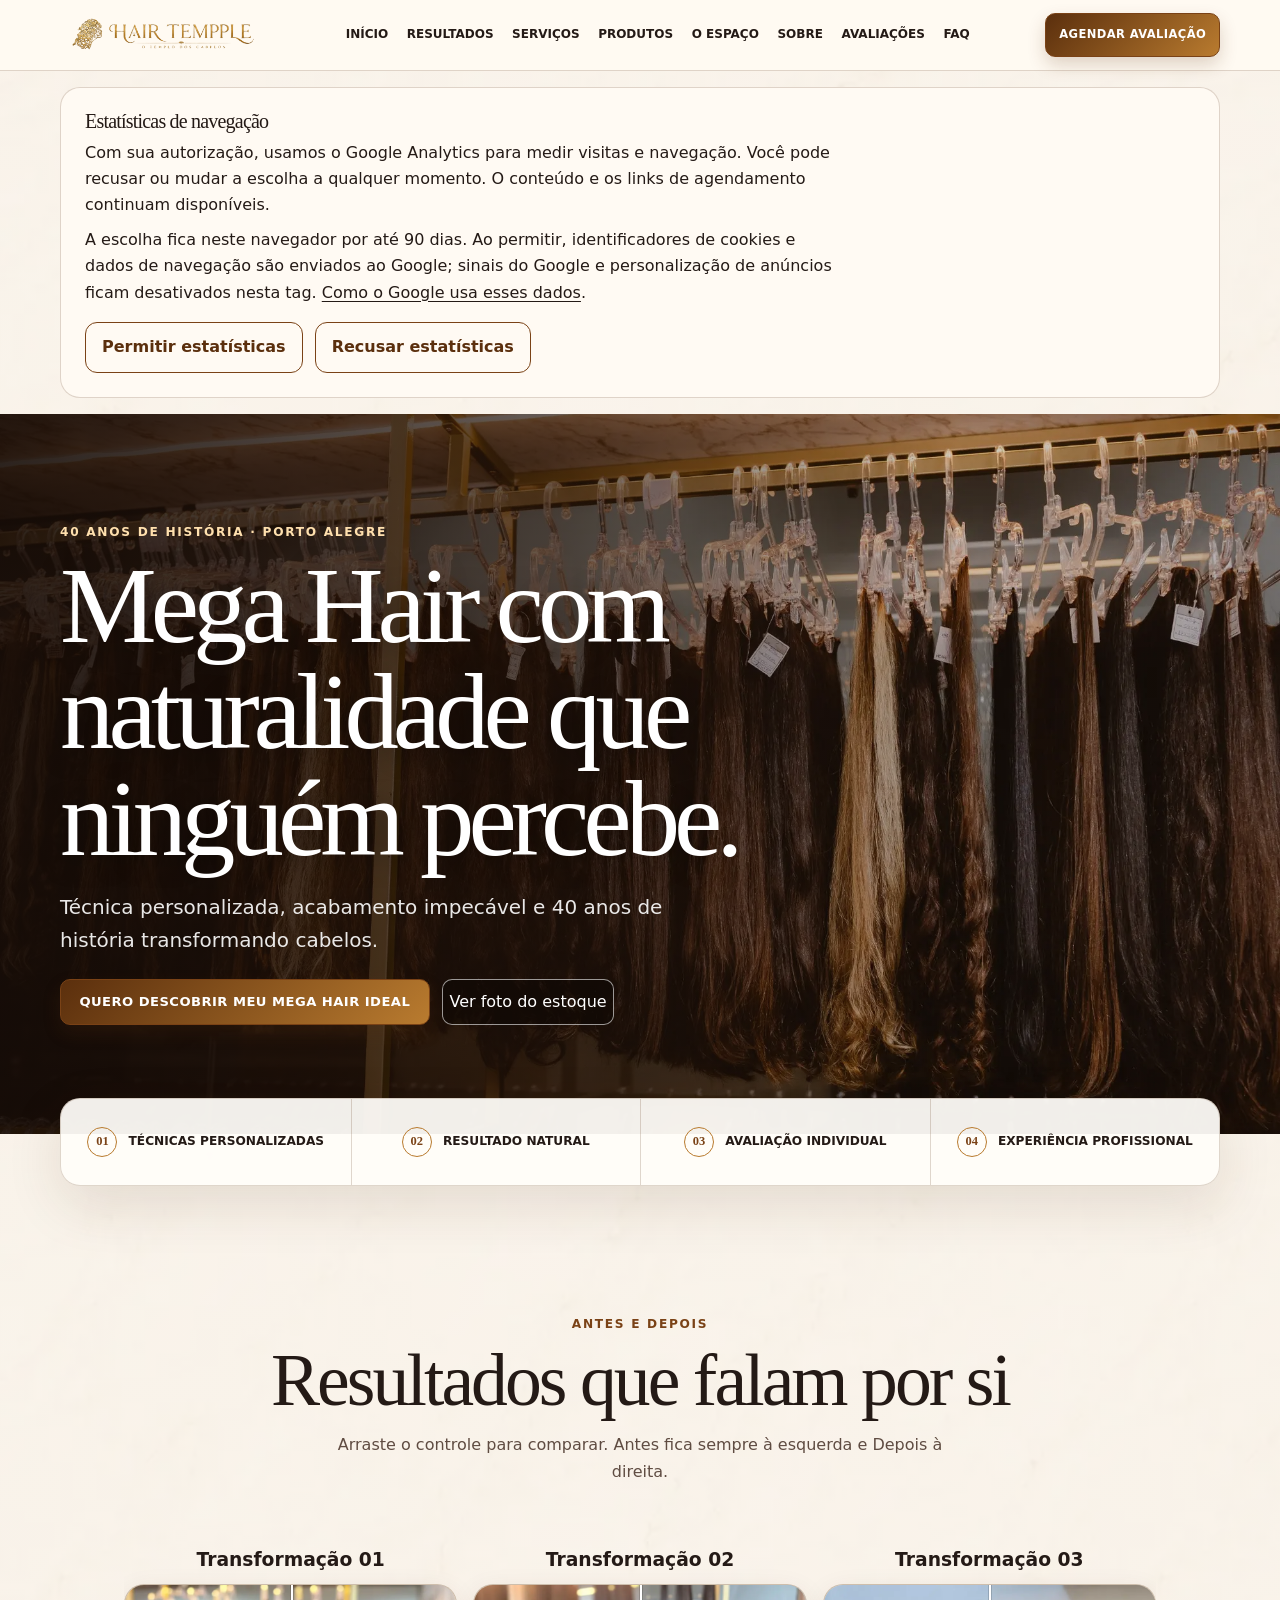
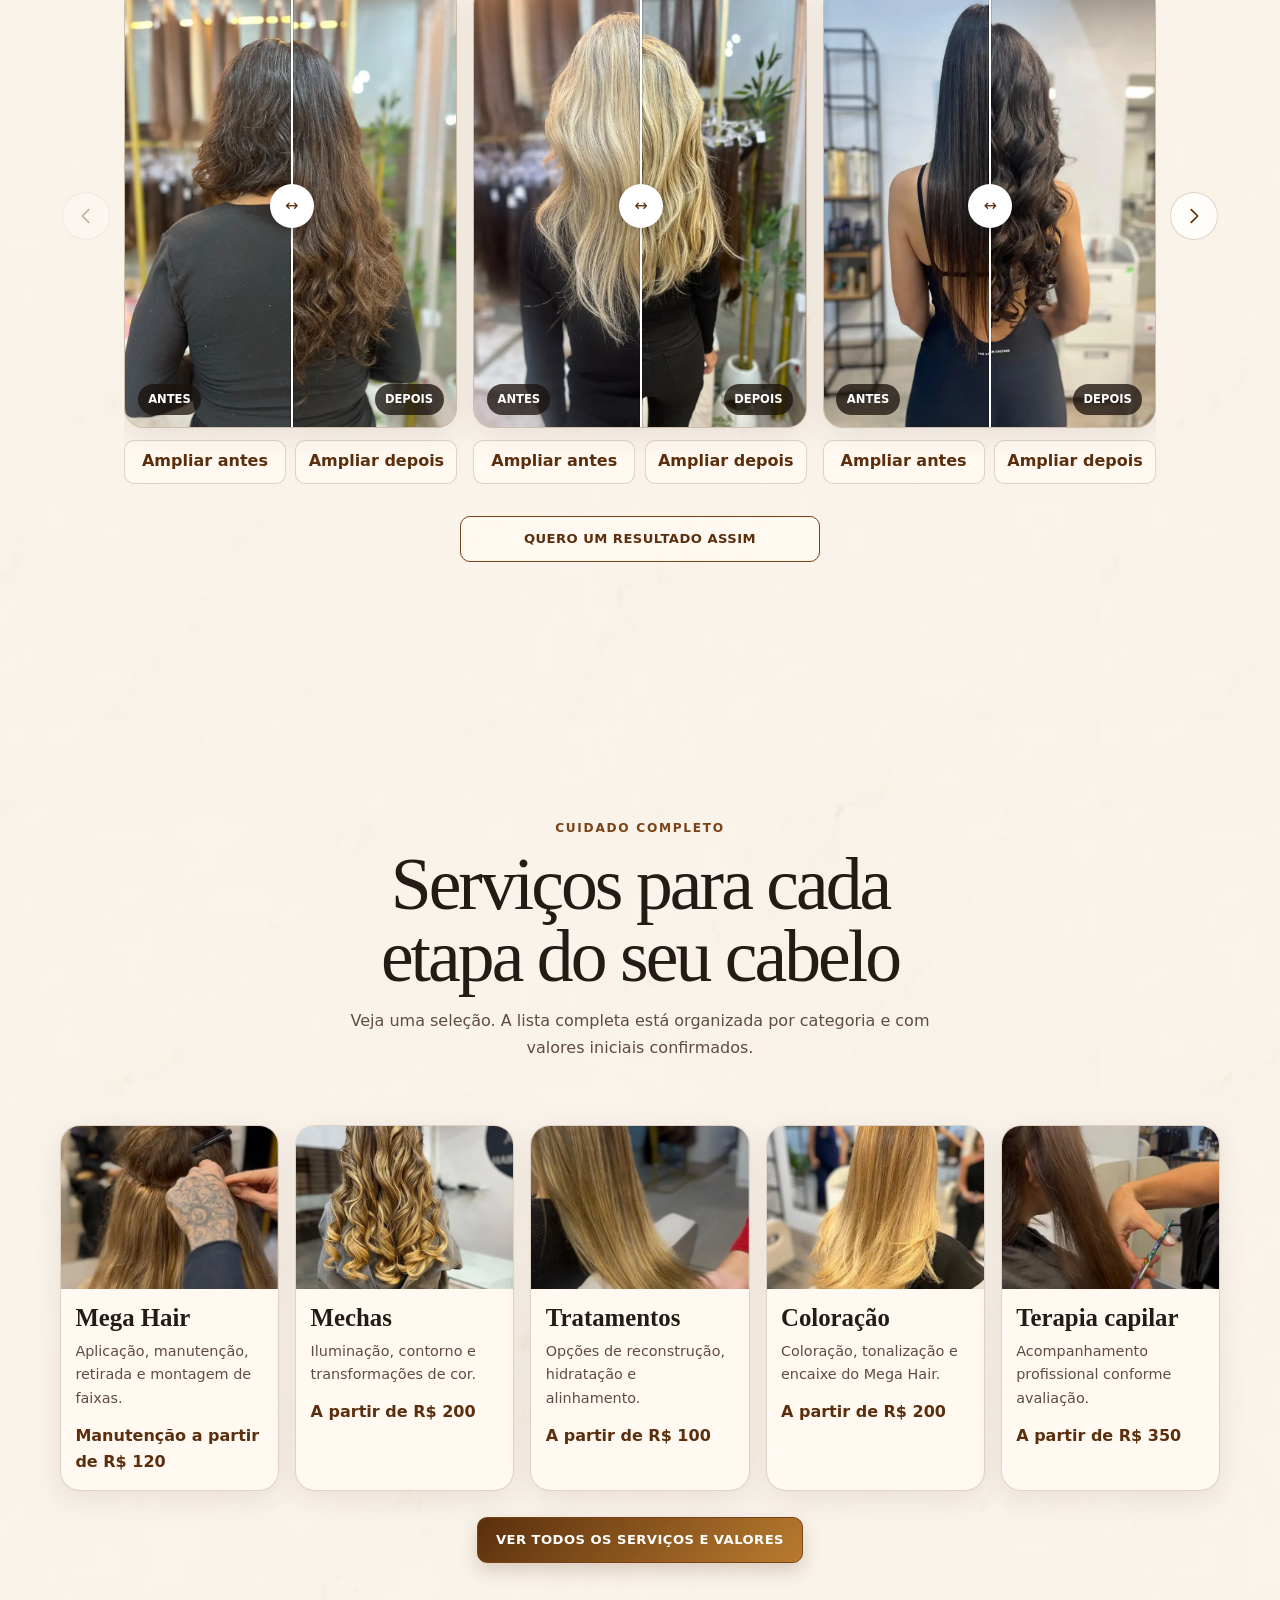
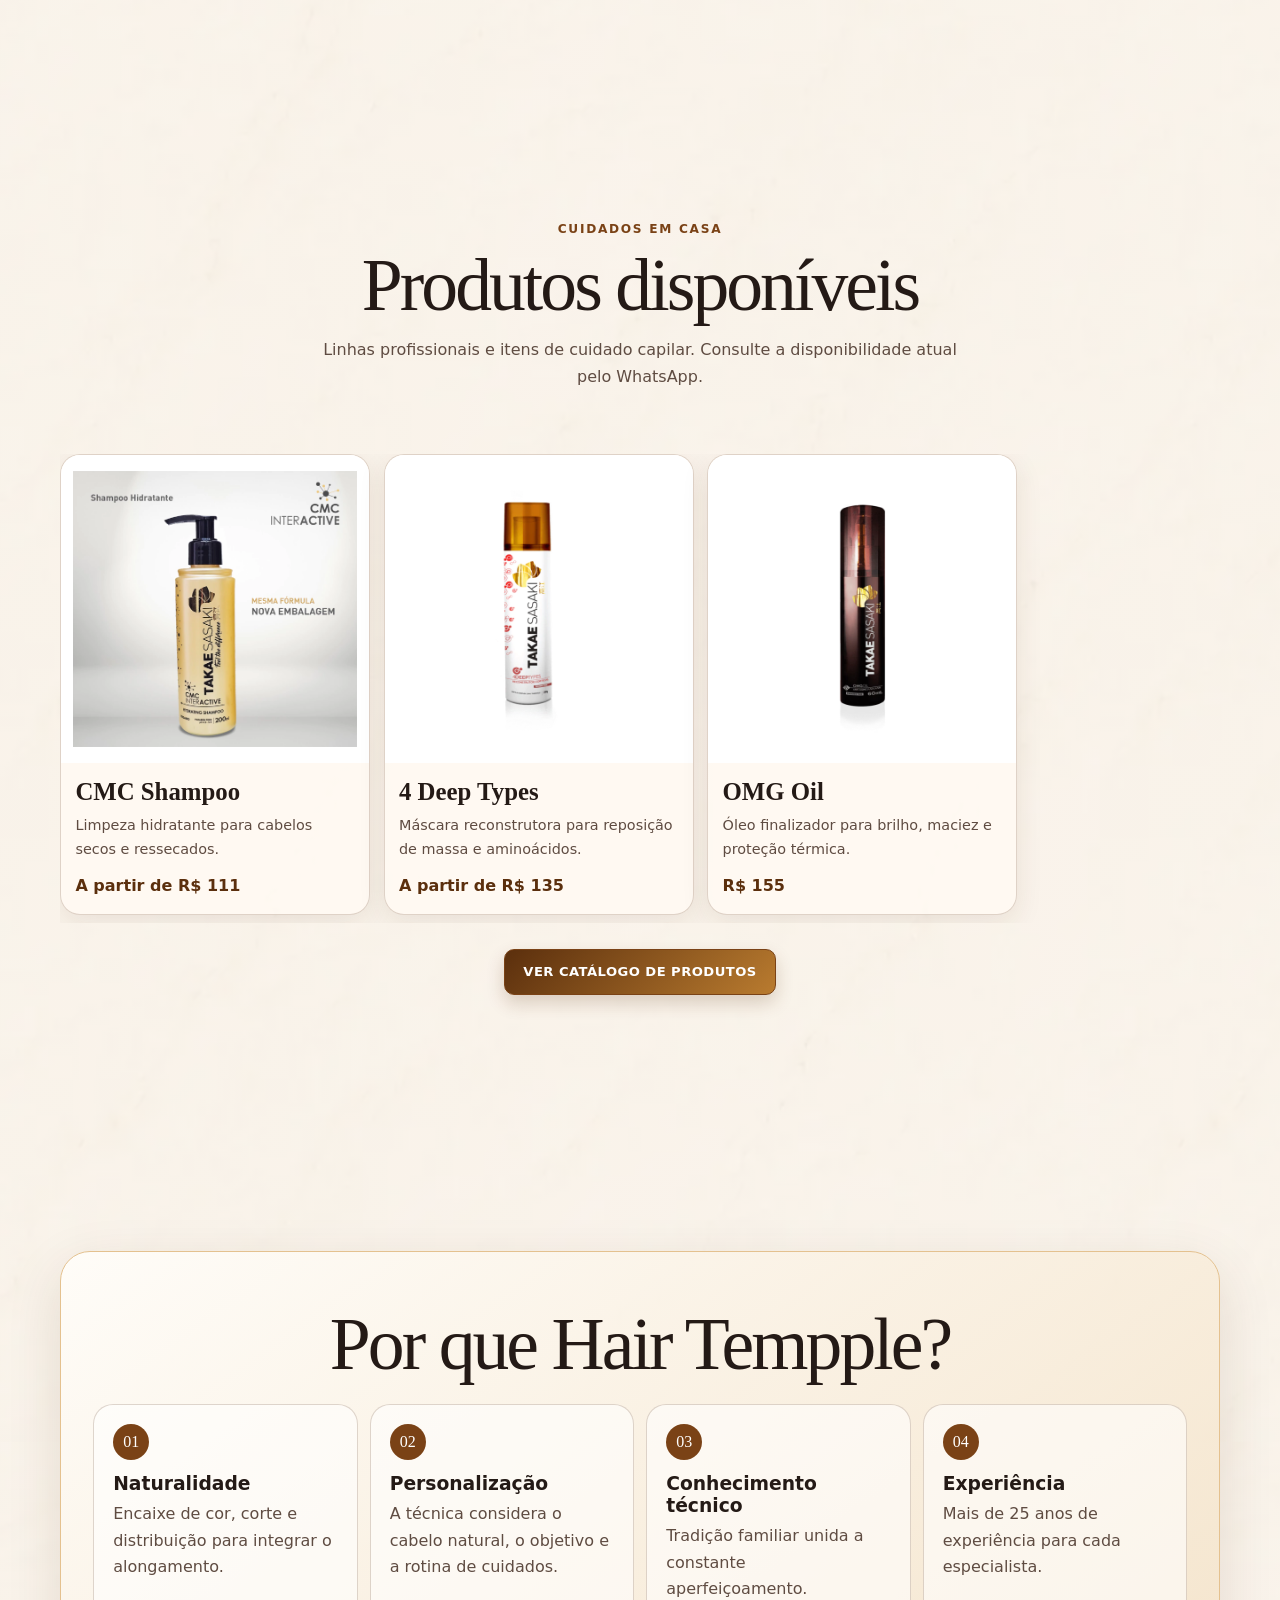
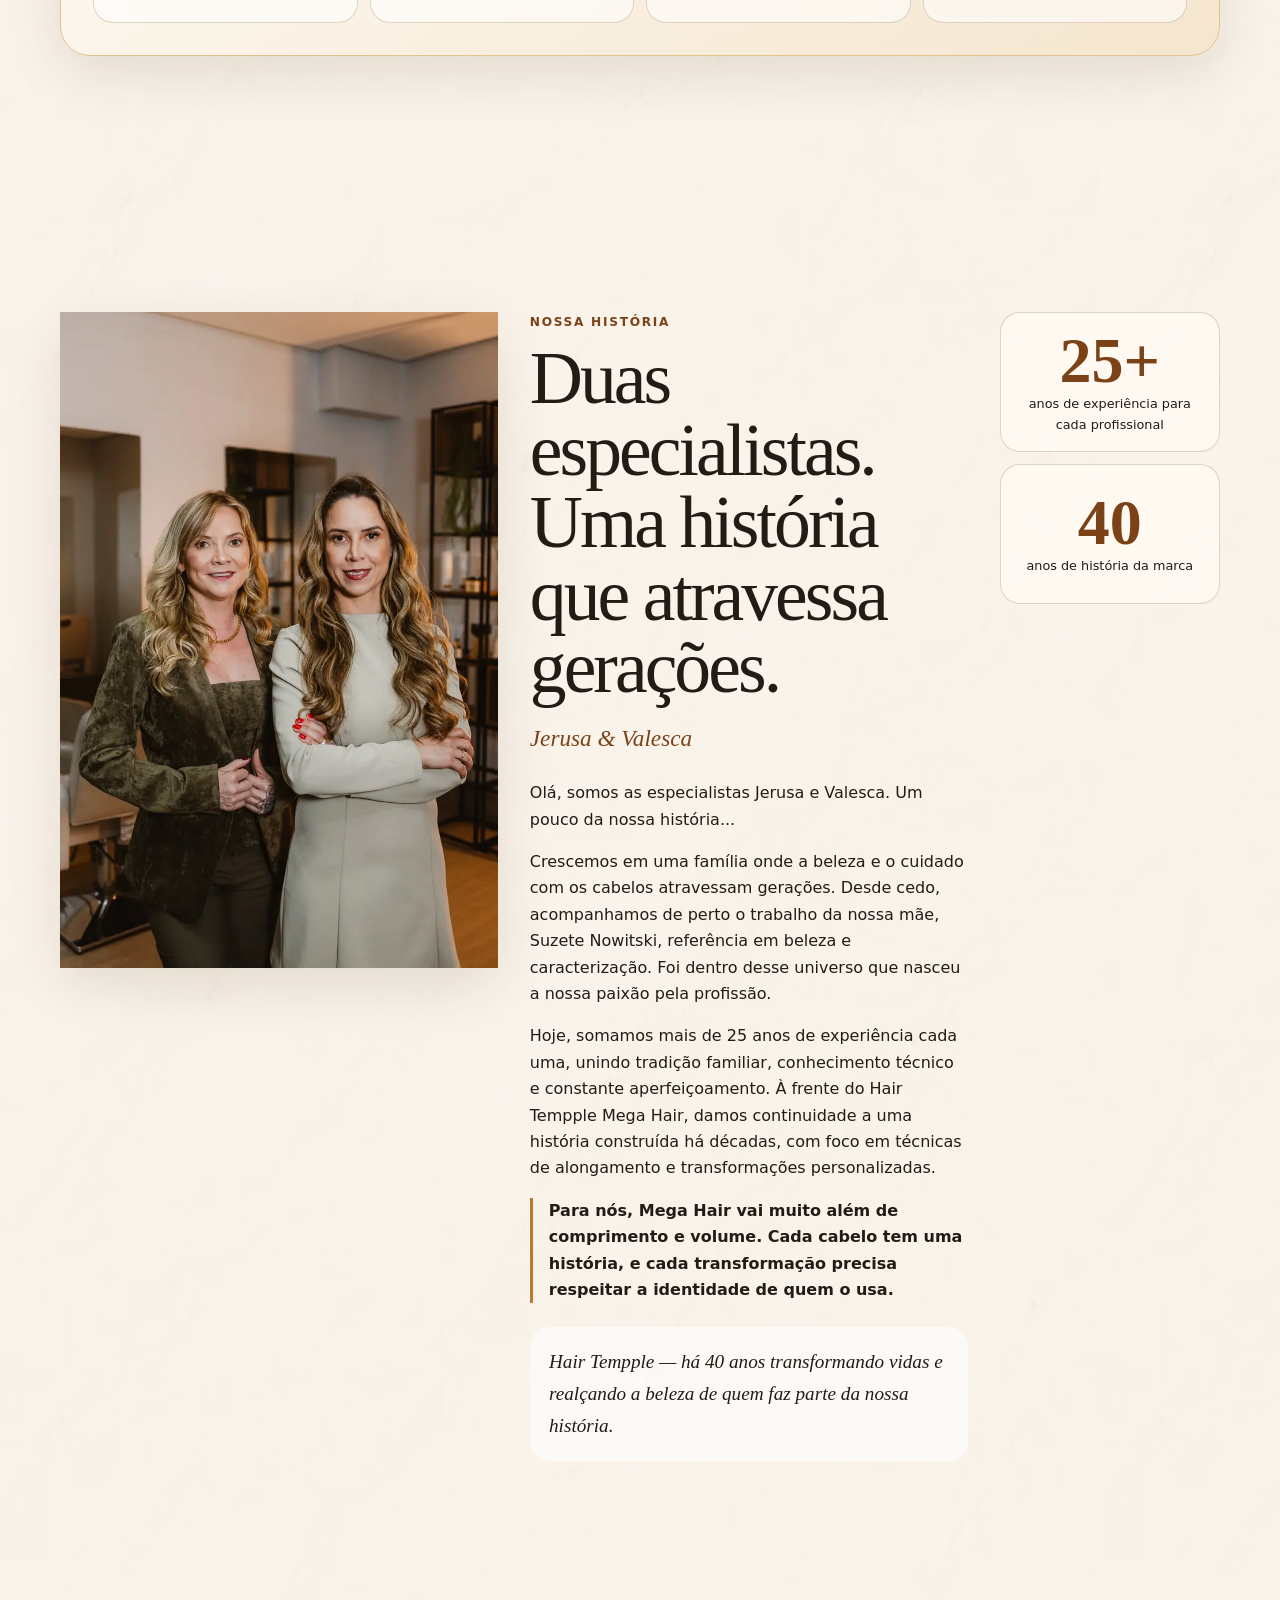
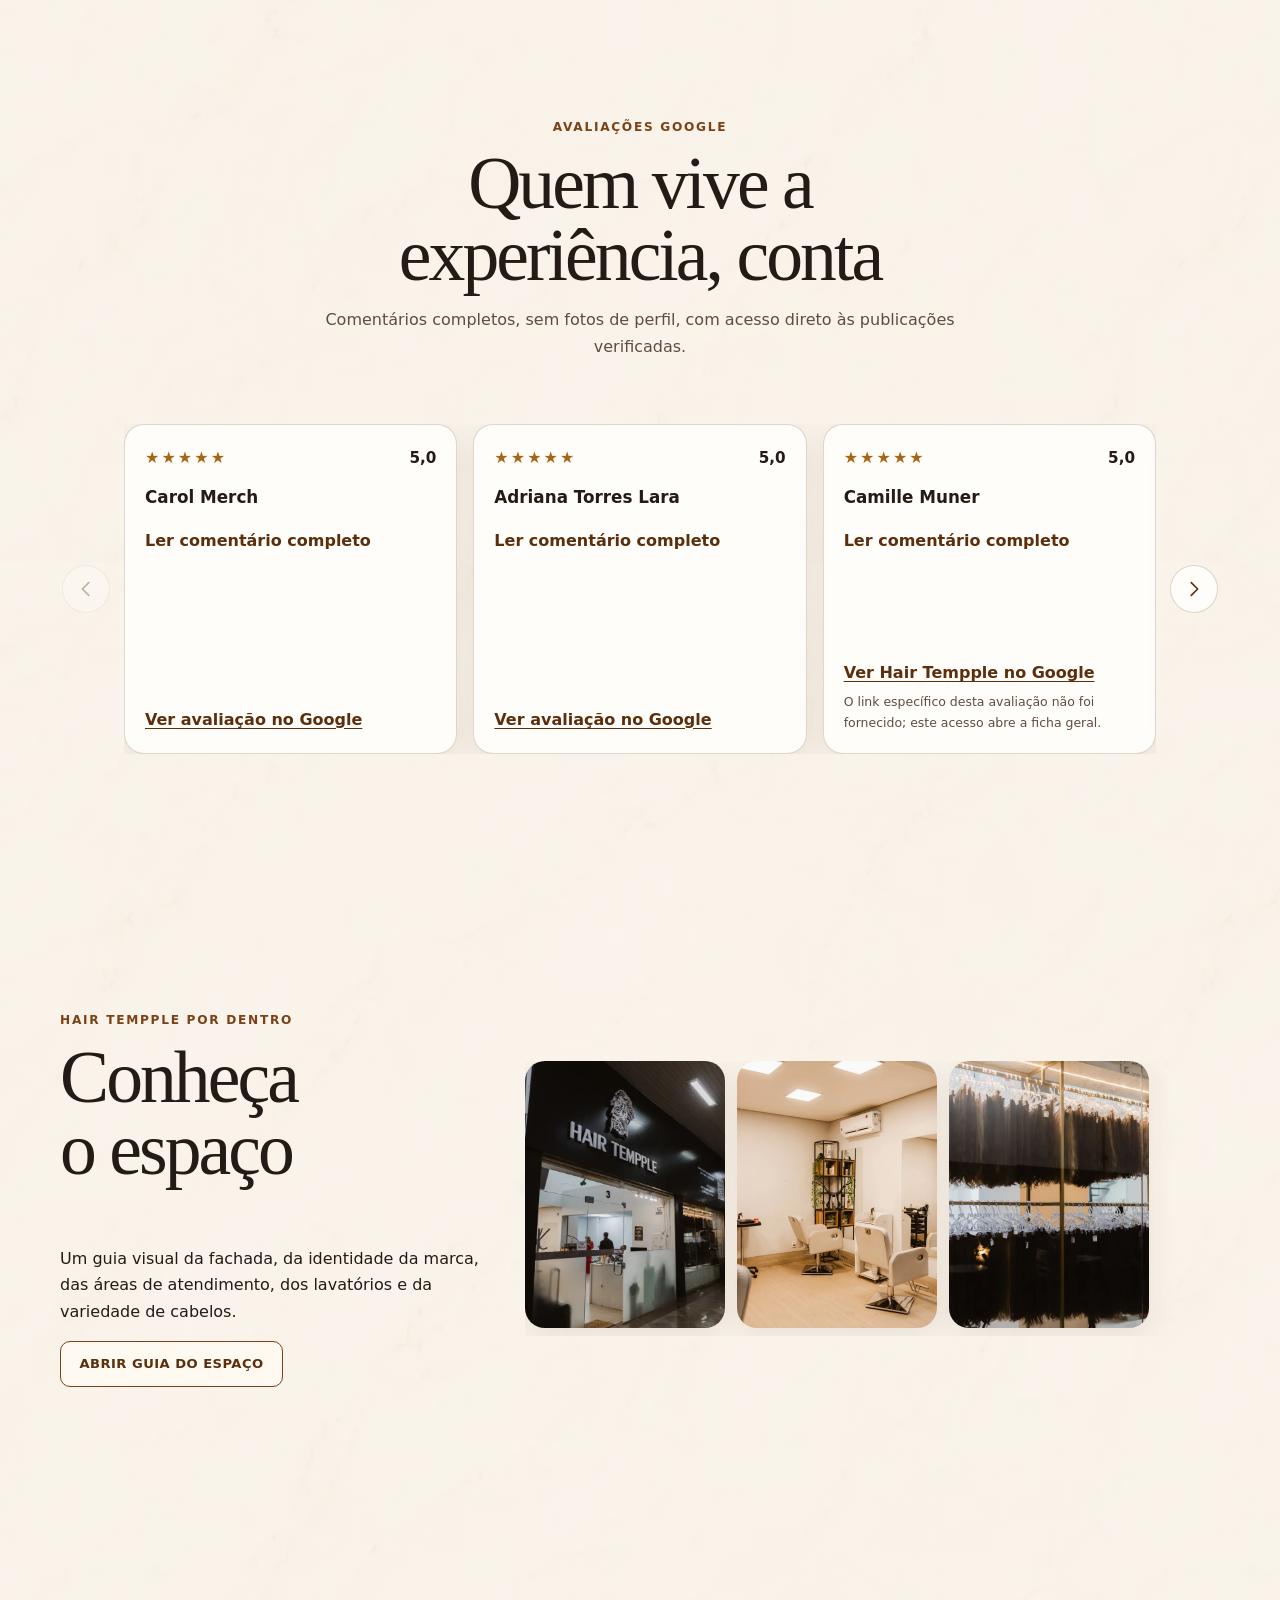
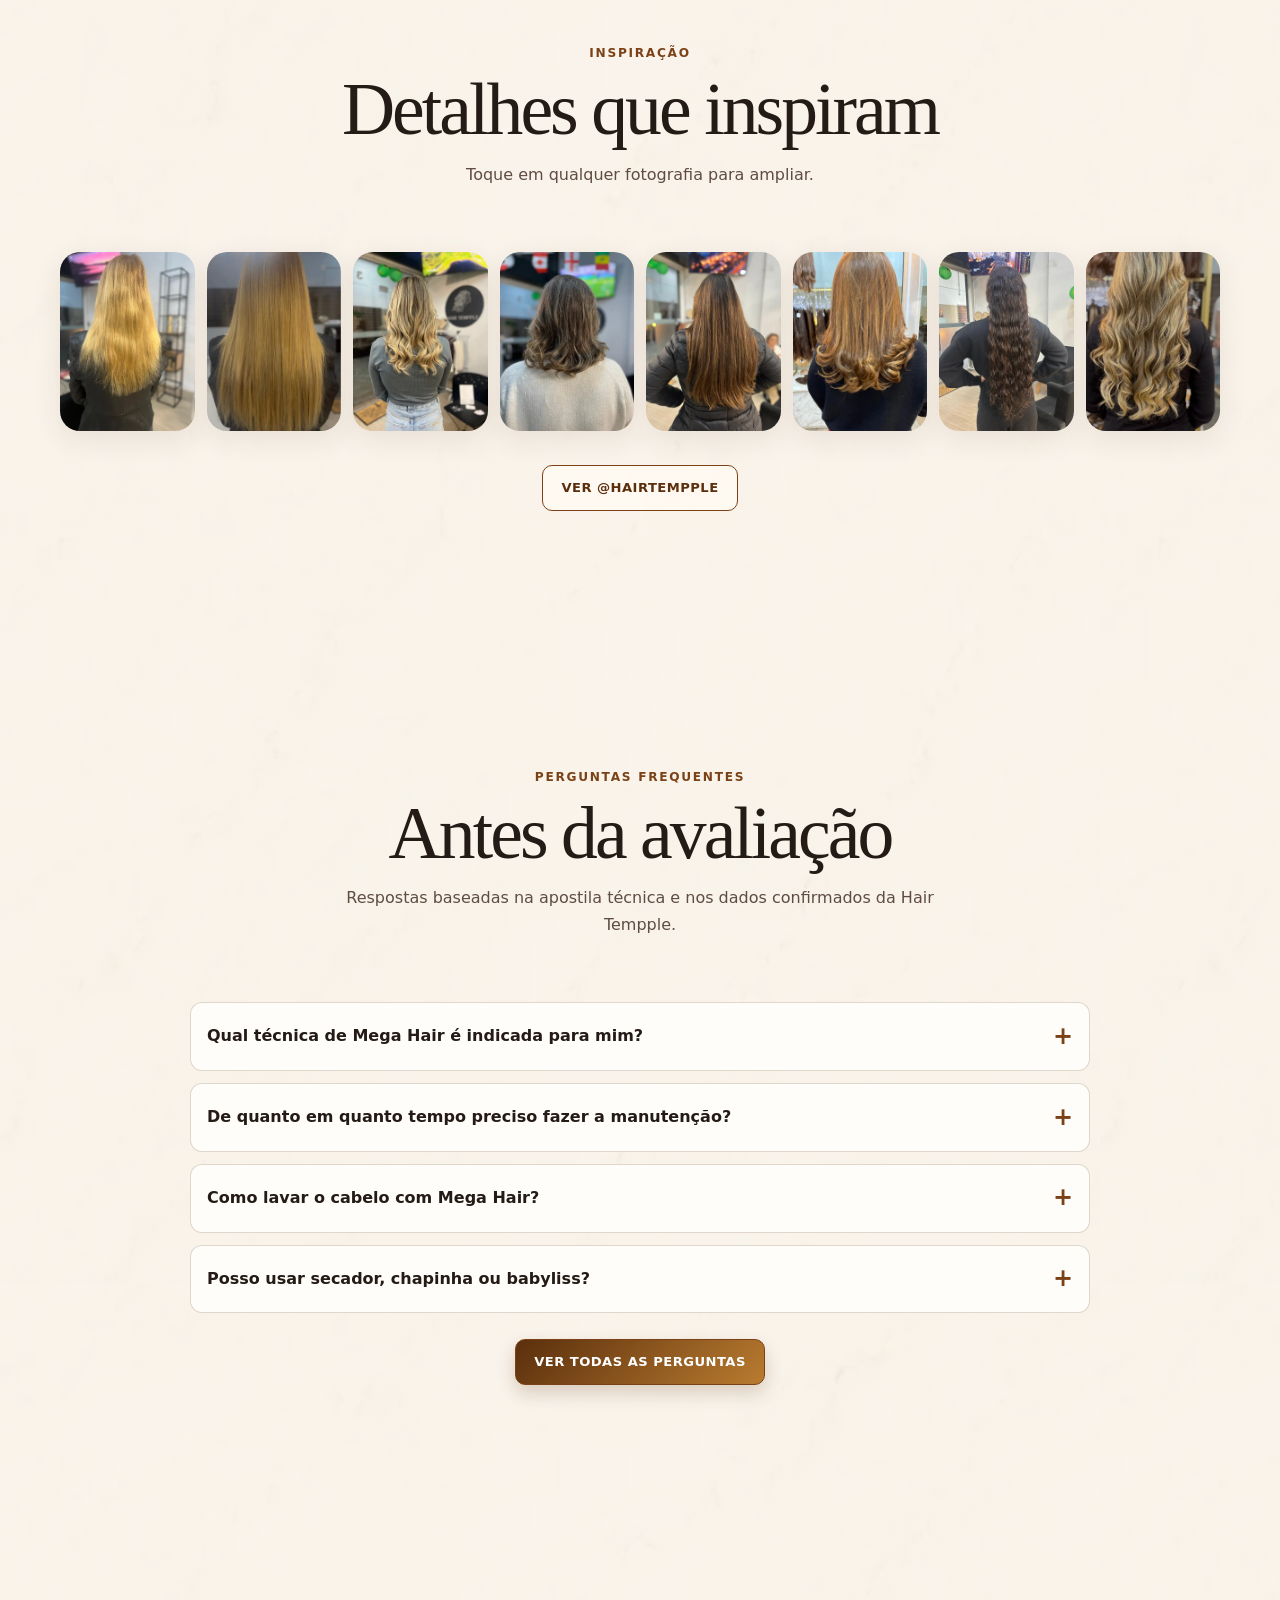
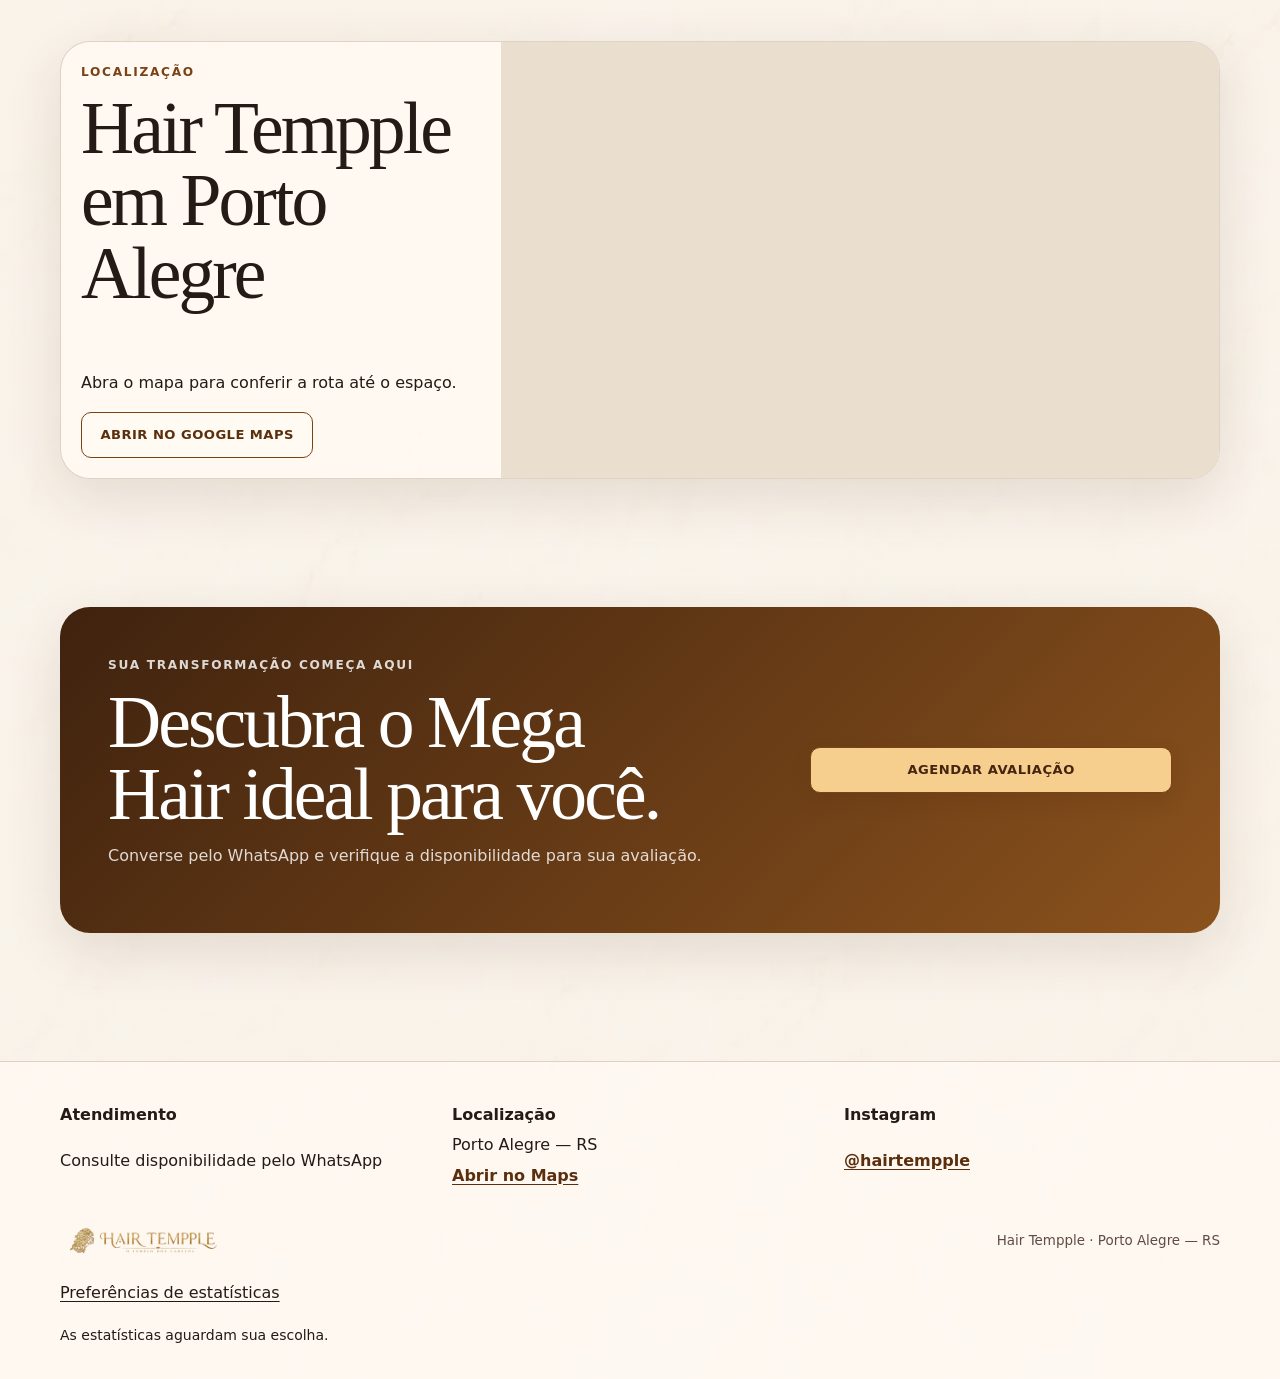
<file: index.html>
<!doctype html>
<html lang="pt-BR">
<head>
  <meta charset="utf-8">
  <meta name="viewport" content="width=device-width, initial-scale=1">
  <meta name="theme-color" content="#fbf6ee">
  <meta name="description" content="Hair Tempple: Mega Hair em Porto Alegre com técnica personalizada, transformações capilares, serviços e produtos profissionais.">
  <meta property="og:type" content="website">
  <meta property="og:locale" content="pt_BR">
  <meta property="og:title" content="Hair Tempple | Mega Hair em Porto Alegre">
  <meta property="og:description" content="Mega Hair com naturalidade, técnica personalizada e 40 anos de história transformando cabelos.">
  <meta property="og:image" content="./asset/production/hero-estoque-1200.webp">
  <title>Hair Tempple | Mega Hair em Porto Alegre</title>
  <link rel="icon" type="image/png" href="./favicon.png">
  <link rel="preload" as="image" href="./asset/production/hero-estoque-1200.webp" imagesrcset="./asset/production/hero-estoque-1200.webp 1200w, ./asset/production/hero-estoque-2000.webp 2000w" imagesizes="100vw">
  <link rel="stylesheet" href="./styles.css">
  <script src="./script.js" defer></script>
  <script type="application/ld+json">
  {
    "@context": "https://schema.org",
    "@type": "BeautySalon",
    "name": "Hair Tempple",
    "description": "Salão de beleza em Porto Alegre especializado em Mega Hair, transformações e cuidado capilar.",
    "areaServed": "Porto Alegre — RS",
    "sameAs": ["https://www.instagram.com/hairtempple/"]
  }
  </script>
  <link rel="stylesheet" href="./analytics-consent.css">
  <script src="./analytics-consent.js" defer></script>
</head>
<body>
  <a class="skip-link" href="#conteudo">Ir para o conteúdo</a>

  <header class="site-header" id="topo">
    <div class="site-header__inner container-wide">
      <button class="icon-button menu-toggle" type="button" aria-label="Abrir menu" aria-controls="site-menu" aria-expanded="false" data-menu-toggle>
        <svg aria-hidden="true" viewBox="0 0 24 24"><path d="M4 7h16M4 12h16M4 17h16"/></svg>
      </button>
      <a class="brand" href="#inicio" aria-label="Hair Tempple — início">
        <img src="./asset/production/logo-hair-tempple.png" width="1600" height="533" alt="Hair Tempple — O templo dos cabelos">
      </a>
      <nav class="header-links" aria-label="Navegação principal">
        <a href="#inicio">Início</a>
        <a href="#resultados">Resultados</a>
        <a href="./servicos/index.html">Serviços</a>
        <a href="./produtos/index.html">Produtos</a>
        <a href="./o-espaco/index.html">O Espaço</a>
        <a href="#especialistas">Sobre</a>
        <a href="#avaliacoes">Avaliações</a>
        <a href="./faq/index.html">FAQ</a>
      </nav>
      <a class="button button--small header-cta" href="https://wa.me/555137370852?text=Vi%20seu%20perfil%20pelo%20site%20e%20quero%20verificar%20disponibilidade%20de%20hor%C3%A1rio." target="_blank" rel="noopener noreferrer">
        <span class="header-cta__long">Agendar avaliação</span><span class="header-cta__short">Agendar</span>
      </a>
    </div>
  </header>

  <div class="menu-backdrop" data-menu-backdrop hidden></div>
  <nav class="menu-panel" id="site-menu" aria-label="Menu principal" data-menu hidden>
    <div class="menu-panel__header"><span>Menu</span><button class="icon-button" type="button" aria-label="Fechar menu" data-menu-close><svg aria-hidden="true" viewBox="0 0 24 24"><path d="m6 6 12 12M18 6 6 18"/></svg></button></div>
    <a href="#inicio">Início</a>
    <a href="#resultados">Resultados</a>
    <a href="./servicos/index.html">Serviços</a>
    <a href="./produtos/index.html">Produtos</a>
    <a href="./o-espaco/index.html">O Espaço</a>
    <a href="#especialistas">Especialistas</a>
    <a href="#avaliacoes">Avaliações</a>
    <a href="./faq/index.html">FAQ</a>
    <a class="button" href="https://wa.me/555137370852?text=Vi%20seu%20perfil%20pelo%20site%20e%20quero%20verificar%20disponibilidade%20de%20hor%C3%A1rio." target="_blank" rel="noopener noreferrer">Agendar avaliação</a>
  </nav>

  <section class="analytics-consent container" aria-labelledby="analytics-title" data-analytics-panel hidden>
    <h2 id="analytics-title" tabindex="-1">Estatísticas de navegação</h2>
    <p>Com sua autorização, usamos o Google Analytics para medir visitas e navegação. Você pode recusar ou mudar a escolha a qualquer momento. O conteúdo e os links de agendamento continuam disponíveis.</p>
    <p>A escolha fica neste navegador por até 90 dias. Ao permitir, identificadores de cookies e dados de navegação são enviados ao Google; sinais do Google e personalização de anúncios ficam desativados nesta tag. <a href="https://policies.google.com/technologies/partner-sites" target="_blank" rel="noopener noreferrer">Como o Google usa esses dados</a>.</p>
    <div class="analytics-consent__actions"><button type="button" data-analytics-accept>Permitir estatísticas</button><button type="button" data-analytics-reject>Recusar estatísticas</button></div>
  </section>

  <main id="conteudo">
    <section class="hero" id="inicio" aria-labelledby="hero-title">
      <picture class="hero__media" aria-hidden="true">
        <source srcset="./asset/production/hero-estoque-1200.webp 1200w, ./asset/production/hero-estoque-2000.webp 2000w" sizes="100vw" type="image/webp">
        <img src="./asset/originals/new-photos/HAIR TEMPPLE-por Gabi Lazzarini-8(1).jpg" width="2048" height="1365" alt="" fetchpriority="high">
      </picture>
      <div class="hero__overlay" aria-hidden="true"></div>
      <div class="hero__content container">
        <p class="eyebrow">40 anos de história · Porto Alegre</p>
        <h1 id="hero-title">Mega Hair com naturalidade que ninguém percebe.</h1>
        <p class="hero__lead">Técnica personalizada, acabamento impecável e 40 anos de história transformando cabelos.</p>
        <div class="hero__actions">
          <a class="button" href="https://wa.me/555137370852?text=Vi%20seu%20perfil%20pelo%20site%20e%20quero%20verificar%20disponibilidade%20de%20hor%C3%A1rio." target="_blank" rel="noopener noreferrer">Quero descobrir meu Mega Hair ideal</a>
          <button class="hero__photo-button" type="button" data-lightbox data-lightbox-src="./asset/production/hero-estoque-2000.webp" data-lightbox-alt="Estoque completo de cabelos da Hair Tempple" data-lightbox-caption="Estoque e variedade de cabelos da Hair Tempple">Ver foto do estoque</button>
        </div>
      </div>
    </section>

    <section class="benefits container-wide" aria-labelledby="benefits-title">
      <h2 class="sr-only" id="benefits-title">Benefícios Hair Tempple</h2>
      <div class="benefits__grid">
        <div class="benefit"><span class="benefit__icon" aria-hidden="true">01</span><span>Técnicas personalizadas</span></div>
        <div class="benefit"><span class="benefit__icon" aria-hidden="true">02</span><span>Resultado natural</span></div>
        <div class="benefit"><span class="benefit__icon" aria-hidden="true">03</span><span>Avaliação individual</span></div>
        <div class="benefit"><span class="benefit__icon" aria-hidden="true">04</span><span>Experiência profissional</span></div>
      </div>
    </section>

    <section class="results section container" id="resultados" aria-labelledby="results-title" data-reveal>
      <header class="section-heading"><p class="section-kicker">Antes e depois</p><h2 id="results-title">Resultados que falam por si</h2><p>Arraste o controle para comparar. Antes fica sempre à esquerda e Depois à direita.</p></header>
      <div class="carousel-shell" data-carousel-shell>
        <button class="carousel-button carousel-button--prev" type="button" aria-label="Ver transformação anterior" aria-controls="results-carousel" data-carousel-prev><svg aria-hidden="true" viewBox="0 0 24 24"><path d="m15 5-7 7 7 7"/></svg></button>
        <div class="carousel" id="results-carousel" data-carousel tabindex="0" aria-label="Comparações de antes e depois">
          <article class="before-after" data-before-after style="--before-position:50% 48%;--after-position:50% 46%">
            <h3>Transformação 01</h3><div class="before-after__stage"><img src="./asset/production/transformacao-1-antes.webp" width="900" height="1200" alt="Cabelo antes da transformação 1" loading="lazy"><div class="before-after__after"><img src="./asset/production/transformacao-1-depois.webp" width="900" height="1200" alt="Cabelo depois da transformação 1" loading="lazy"></div><div class="before-after__divider" aria-hidden="true"><span>↔</span></div><input class="before-after__range" type="range" min="0" max="100" value="50" aria-label="Comparar antes e depois da transformação 1"><span class="before-after__label before-after__label--before">Antes</span><span class="before-after__label before-after__label--after">Depois</span></div>
            <div class="compare-actions"><button class="media-text-button" type="button" data-lightbox data-lightbox-src="./asset/production/transformacao-1-antes.webp" data-lightbox-alt="Antes da transformação 1">Ampliar antes</button><button class="media-text-button" type="button" data-lightbox data-lightbox-src="./asset/production/transformacao-1-depois.webp" data-lightbox-alt="Depois da transformação 1">Ampliar depois</button></div>
          </article>
          <article class="before-after" data-before-after style="--before-position:50% 48%;--after-position:50% 45%">
            <h3>Transformação 02</h3><div class="before-after__stage"><img src="./asset/production/transformacao-2-antes.webp" width="900" height="1200" alt="Cabelo antes da transformação 2" loading="lazy"><div class="before-after__after"><img src="./asset/production/transformacao-2-depois.webp" width="900" height="1200" alt="Cabelo depois da transformação 2" loading="lazy"></div><div class="before-after__divider" aria-hidden="true"><span>↔</span></div><input class="before-after__range" type="range" min="0" max="100" value="50" aria-label="Comparar antes e depois da transformação 2"><span class="before-after__label before-after__label--before">Antes</span><span class="before-after__label before-after__label--after">Depois</span></div>
            <div class="compare-actions"><button class="media-text-button" type="button" data-lightbox data-lightbox-src="./asset/production/transformacao-2-antes.webp" data-lightbox-alt="Antes da transformação 2">Ampliar antes</button><button class="media-text-button" type="button" data-lightbox data-lightbox-src="./asset/production/transformacao-2-depois.webp" data-lightbox-alt="Depois da transformação 2">Ampliar depois</button></div>
          </article>
          <article class="before-after" data-before-after style="--before-position:50% 48%;--after-position:50% 45%">
            <h3>Transformação 03</h3><div class="before-after__stage"><img src="./asset/production/transformacao-3-antes.webp" width="900" height="1200" alt="Cabelo antes da transformação 3" loading="lazy"><div class="before-after__after"><img src="./asset/production/transformacao-3-depois.webp" width="900" height="1200" alt="Cabelo depois finalizado da transformação 3" loading="lazy"></div><div class="before-after__divider" aria-hidden="true"><span>↔</span></div><input class="before-after__range" type="range" min="0" max="100" value="50" aria-label="Comparar antes e depois da transformação 3"><span class="before-after__label before-after__label--before">Antes</span><span class="before-after__label before-after__label--after">Depois</span></div>
            <div class="compare-actions"><button class="media-text-button" type="button" data-lightbox data-lightbox-src="./asset/production/transformacao-3-antes.webp" data-lightbox-alt="Antes da transformação 3">Ampliar antes</button><button class="media-text-button" type="button" data-lightbox data-lightbox-src="./asset/production/transformacao-3-depois.webp" data-lightbox-alt="Depois finalizado da transformação 3">Ampliar depois</button></div>
          </article>
          <article class="before-after" data-before-after style="--before-position:50% 48%;--after-position:50% 45%">
            <h3>Transformação 04</h3><div class="before-after__stage"><img src="./asset/production/transformacao-4-antes.webp" width="900" height="1200" alt="Cabelo antes da transformação 4" loading="lazy"><div class="before-after__after"><img src="./asset/production/transformacao-4-depois.webp" width="900" height="1200" alt="Cabelo depois da transformação 4" loading="lazy"></div><div class="before-after__divider" aria-hidden="true"><span>↔</span></div><input class="before-after__range" type="range" min="0" max="100" value="50" aria-label="Comparar antes e depois da transformação 4"><span class="before-after__label before-after__label--before">Antes</span><span class="before-after__label before-after__label--after">Depois</span></div>
            <div class="compare-actions"><button class="media-text-button" type="button" data-lightbox data-lightbox-src="./asset/production/transformacao-4-antes.webp" data-lightbox-alt="Antes da transformação 4">Ampliar antes</button><button class="media-text-button" type="button" data-lightbox data-lightbox-src="./asset/production/transformacao-4-depois.webp" data-lightbox-alt="Depois da transformação 4">Ampliar depois</button></div>
          </article>
        </div>
        <button class="carousel-button carousel-button--next" type="button" aria-label="Ver próxima transformação" aria-controls="results-carousel" data-carousel-next><svg aria-hidden="true" viewBox="0 0 24 24"><path d="m9 5 7 7-7 7"/></svg></button>
        <p class="sr-only" aria-live="polite" data-carousel-status>1 de 4</p>
      </div>
      <a class="button button--outline section-cta" href="https://wa.me/555137370852?text=Vi%20seu%20perfil%20pelo%20site%20e%20quero%20verificar%20disponibilidade%20de%20hor%C3%A1rio." target="_blank" rel="noopener noreferrer">Quero um resultado assim</a>
    </section>

    <section class="services section container" id="servicos" aria-labelledby="services-title" data-reveal>
      <header class="section-heading"><p class="section-kicker">Cuidado completo</p><h2 id="services-title">Serviços para cada etapa do seu cabelo</h2><p>Veja uma seleção. A lista completa está organizada por categoria e com valores iniciais confirmados.</p></header>
      <div class="services__grid">
        <article class="service-card"><button class="media-zoom" type="button" data-lightbox data-lightbox-src="./asset/production/servico-mega-hair.webp" data-lightbox-alt="Colocação e ajuste de Mega Hair"><img src="./asset/production/servico-mega-hair.webp" width="520" height="911" alt="Colocação e ajuste de Mega Hair" loading="lazy"></button><div class="service-card__body"><h3>Mega Hair</h3><p>Aplicação, manutenção, retirada e montagem de faixas.</p><span class="price">Manutenção a partir de R$ 120</span></div></article>
        <article class="service-card"><button class="media-zoom" type="button" data-lightbox data-lightbox-src="./asset/production/servico-mechas.webp" data-lightbox-alt="Cabelo iluminado com mechas"><img src="./asset/production/servico-mechas.webp" width="520" height="693" alt="Cabelo iluminado com mechas" loading="lazy"></button><div class="service-card__body"><h3>Mechas</h3><p>Iluminação, contorno e transformações de cor.</p><span class="price">A partir de R$ 200</span></div></article>
        <article class="service-card"><button class="media-zoom" type="button" data-lightbox data-lightbox-src="./asset/production/servico-tratamentos.webp" data-lightbox-alt="Resultado de tratamento capilar"><img src="./asset/production/servico-tratamentos.webp" width="520" height="922" alt="Resultado de tratamento capilar" loading="lazy"></button><div class="service-card__body"><h3>Tratamentos</h3><p>Opções de reconstrução, hidratação e alinhamento.</p><span class="price">A partir de R$ 100</span></div></article>
        <article class="service-card"><button class="media-zoom" type="button" data-lightbox data-lightbox-src="./asset/production/servico-coloracao.webp" data-lightbox-alt="Resultado de coloração capilar"><img src="./asset/production/servico-coloracao.webp" width="520" height="693" alt="Resultado de coloração capilar" loading="lazy"></button><div class="service-card__body"><h3>Coloração</h3><p>Coloração, tonalização e encaixe do Mega Hair.</p><span class="price">A partir de R$ 200</span></div></article>
        <article class="service-card"><button class="media-zoom" type="button" data-lightbox data-lightbox-src="./asset/production/servico-terapia-capilar.webp" data-lightbox-alt="Cuidado profissional com os cabelos"><img src="./asset/production/servico-terapia-capilar.webp" width="520" height="931" alt="Cuidado profissional com os cabelos" loading="lazy"></button><div class="service-card__body"><h3>Terapia capilar</h3><p>Acompanhamento profissional conforme avaliação.</p><span class="price">A partir de R$ 350</span></div></article>
      </div>
      <div class="section-actions"><a class="button" href="./servicos/index.html">Ver todos os serviços e valores</a></div>
    </section>

    <section class="section container" id="produtos" aria-labelledby="products-title" data-reveal>
      <header class="section-heading"><p class="section-kicker">Cuidados em casa</p><h2 id="products-title">Produtos disponíveis</h2><p>Linhas profissionais e itens de cuidado capilar. Consulte a disponibilidade atual pelo WhatsApp.</p></header>
      <div class="products-preview__grid">
        <article class="product-card"><button class="media-zoom" type="button" data-lightbox data-lightbox-src="./asset/production/products/cmc-shampoo.webp" data-lightbox-alt="CMC Shampoo Takae Sasaki"><img src="./asset/production/products/cmc-shampoo.webp" width="640" height="623" alt="CMC Shampoo Takae Sasaki" loading="lazy"></button><div class="product-card__body"><h3>CMC Shampoo</h3><p>Limpeza hidratante para cabelos secos e ressecados.</p><span class="price">A partir de R$ 111</span></div></article>
        <article class="product-card"><button class="media-zoom" type="button" data-lightbox data-lightbox-src="./asset/production/products/4-deep-types.webp" data-lightbox-alt="4 Deep Types Takae Sasaki"><img src="./asset/production/products/4-deep-types.webp" width="640" height="640" alt="4 Deep Types Takae Sasaki" loading="lazy"></button><div class="product-card__body"><h3>4 Deep Types</h3><p>Máscara reconstrutora para reposição de massa e aminoácidos.</p><span class="price">A partir de R$ 135</span></div></article>
        <article class="product-card"><button class="media-zoom" type="button" data-lightbox data-lightbox-src="./asset/production/products/omg-oil.webp" data-lightbox-alt="OMG Oil Takae Sasaki"><img src="./asset/production/products/omg-oil.webp" width="640" height="640" alt="OMG Oil Takae Sasaki" loading="lazy"></button><div class="product-card__body"><h3>OMG Oil</h3><p>Óleo finalizador para brilho, maciez e proteção térmica.</p><span class="price">R$ 155</span></div></article>
      </div>
      <div class="section-actions"><a class="button" href="./produtos/index.html">Ver catálogo de produtos</a></div>
    </section>

    <section class="differentials section container" aria-labelledby="differentials-title" data-reveal>
      <div class="differentials__panel"><h2 id="differentials-title">Por que Hair Tempple?</h2><div class="differentials__grid">
        <article><span aria-hidden="true">01</span><h3>Naturalidade</h3><p>Encaixe de cor, corte e distribuição para integrar o alongamento.</p></article>
        <article><span aria-hidden="true">02</span><h3>Personalização</h3><p>A técnica considera o cabelo natural, o objetivo e a rotina de cuidados.</p></article>
        <article><span aria-hidden="true">03</span><h3>Conhecimento técnico</h3><p>Tradição familiar unida a constante aperfeiçoamento.</p></article>
        <article><span aria-hidden="true">04</span><h3>Experiência</h3><p>Mais de 25 anos de experiência para cada especialista.</p></article>
      </div></div>
    </section>

    <section class="specialists section container" id="especialistas" aria-labelledby="specialists-title" data-reveal>
      <div class="specialists__grid">
        <figure class="specialists__visual"><button class="media-zoom" type="button" data-lightbox data-lightbox-src="./asset/production/especialistas-1200.webp" data-lightbox-alt="Jerusa e Valesca, especialistas da Hair Tempple"><picture><source srcset="./asset/production/especialistas-760.webp 760w, ./asset/production/especialistas-1200.webp 1200w" sizes="(min-width: 1024px) 38vw, (min-width: 600px) 44vw, 100vw" type="image/webp"><img src="./asset/originals/new-photos/80209a81-7f51-43bf-8892-10443cad0b43.jpg" width="1365" height="2048" alt="Jerusa e Valesca, especialistas da Hair Tempple" loading="lazy"></picture></button></figure>
        <div class="specialists__content"><p class="section-kicker">Nossa história</p><h2 id="specialists-title">Duas especialistas. Uma história que atravessa gerações.</h2><p class="signature">Jerusa &amp; Valesca</p><p>Olá, somos as especialistas Jerusa e Valesca. Um pouco da nossa história...</p><p>Crescemos em uma família onde a beleza e o cuidado com os cabelos atravessam gerações. Desde cedo, acompanhamos de perto o trabalho da nossa mãe, Suzete Nowitski, referência em beleza e caracterização. Foi dentro desse universo que nasceu a nossa paixão pela profissão.</p><p>Hoje, somamos mais de 25 anos de experiência cada uma, unindo tradição familiar, conhecimento técnico e constante aperfeiçoamento. À frente do Hair Tempple Mega Hair, damos continuidade a uma história construída há décadas, com foco em técnicas de alongamento e transformações personalizadas.</p><p class="specialists__emphasis">Para nós, Mega Hair vai muito além de comprimento e volume. Cada cabelo tem uma história, e cada transformação precisa respeitar a identidade de quem o usa.</p><blockquote>Hair Tempple — há 40 anos transformando vidas e realçando a beleza de quem faz parte da nossa história.</blockquote></div>
        <aside class="stats" aria-label="Indicadores confirmados"><div class="stat"><strong>25+</strong><span>anos de experiência para cada profissional</span></div><div class="stat"><strong>40</strong><span>anos de história da marca</span></div></aside>
      </div>
    </section>

    <section class="reviews section container" id="avaliacoes" aria-labelledby="reviews-title" data-reveal>
      <header class="section-heading"><p class="section-kicker">Avaliações Google</p><h2 id="reviews-title">Quem vive a experiência, conta</h2><p>Comentários completos, sem fotos de perfil, com acesso direto às publicações verificadas.</p></header>
      <div class="carousel-shell" data-carousel-shell>
        <button class="carousel-button carousel-button--prev" type="button" aria-label="Ver avaliação anterior" aria-controls="reviews-carousel" data-carousel-prev><svg aria-hidden="true" viewBox="0 0 24 24"><path d="m15 5-7 7 7 7"/></svg></button>
        <div class="carousel" id="reviews-carousel" data-carousel tabindex="0" aria-label="Avaliações de clientes">
          <article class="review-card"><div class="rating" role="img" aria-label="Nota 5 de 5 estrelas"><span aria-hidden="true">★★★★★</span><strong>5,0</strong></div><h3>Carol Merch</h3><details><summary>Ler comentário completo</summary><blockquote>“Sou cliente há mais de 20 anos e, para mim, a Jerusa é referência em Porto Alegre quando o assunto é cabelo e mega hair. Confio no trabalho dela de olhos fechados! ❤️ E é muito bacana acompanhar esse novo momento: o espaço está passando por uma transformação linda, cada vez mais moderno, tecnológico e atualizado com o que há de melhor em técnicas, tendências e mega hair. E os cabelos que ela está trazendo estão simplesmente surreais de lindos! 😍 É a evolução de um trabalho que já era excelente, agora caminhando para um conceito ainda mais moderno, sofisticado e completo. Qualidade, experiência e confiança de mais de duas décadas. Recomendo MUITO! ⭐⭐⭐⭐⭐”</blockquote></details><footer><a href="https://share.google/aE7BEBgiW8RTmJwIl" target="_blank" rel="noopener noreferrer">Ver avaliação no Google</a></footer></article>
          <article class="review-card"><div class="rating" role="img" aria-label="Nota 5 de 5 estrelas"><span aria-hidden="true">★★★★★</span><strong>5,0</strong></div><h3>Adriana Torres Lara</h3><details><summary>Ler comentário completo</summary><blockquote>“Nota 10, trabalho impecável da Waleska. Sou fã deste método. Já usei com queratina, destruiu meu cabelo. Hj com a aplicação do mega da Hair Templle, costurado, meu cabelo está saudável!”</blockquote></details><footer><a href="https://share.google/2xF72lyqEL2JauxtK" target="_blank" rel="noopener noreferrer">Ver avaliação no Google</a></footer></article>
          <article class="review-card"><div class="rating" role="img" aria-label="Nota 5 de 5 estrelas"><span aria-hidden="true">★★★★★</span><strong>5,0</strong></div><h3>Camille Muner</h3><details><summary>Ler comentário completo</summary><blockquote>“Ótimo atendimento. Melhor lugar para colocar mega!! Tem opções lindas de cabelos para todos os gostos, e a técnica usada é ótima, fica perfeito.”</blockquote></details><footer><a href="https://share.google/QuUxb7vYpjilddTUt" target="_blank" rel="noopener noreferrer">Ver Hair Tempple no Google</a><span class="review-note">O link específico desta avaliação não foi fornecido; este acesso abre a ficha geral.</span></footer></article>
          <article class="review-card"><div class="rating" role="img" aria-label="Nota 5 de 5 estrelas"><span aria-hidden="true">★★★★★</span><strong>5,0</strong></div><h3>Aline Malinowski</h3><details><summary>Ler comentário completo</summary><blockquote>“Tô apaixonada no trabalho da Valesca, já estava desistindo de ter mega pois a antiga técnica que usava não me trazia conforto. Super recomendo.”</blockquote></details><footer><a href="https://share.google/ChRsqLeDXwORMjPuC" target="_blank" rel="noopener noreferrer">Ver avaliação no Google</a></footer></article>
          <article class="review-card"><div class="rating" role="img" aria-label="Nota 5 de 5 estrelas"><span aria-hidden="true">★★★★★</span><strong>5,0</strong></div><h3>Kelly Machado</h3><details><summary>Ler comentário completo</summary><blockquote>“Sou cliente há anos e adoro o trabalho e o ambiente das meninas. Especializadas em mega hair, super qualificadas, produtos de ótima qualidade e atendimento muito agradável.”</blockquote></details><footer><a href="https://share.google/yFUHUgJX0drql0nel" target="_blank" rel="noopener noreferrer">Ver avaliação no Google</a></footer></article>
          <article class="review-card"><div class="rating" role="img" aria-label="Nota 5 de 5 estrelas"><span aria-hidden="true">★★★★★</span><strong>5,0</strong></div><h3>Iris Candido Iris</h3><details><summary>Ler comentário completo</summary><blockquote>“Uso mega hair há mais de 20 anos e sempre fiz com Hair Tempple, pois o método usado trás mais firmeza. E profissionais são excelentes.”</blockquote></details><footer><a href="https://share.google/igDY2S8N1KwqixMms" target="_blank" rel="noopener noreferrer">Ver avaliação no Google</a></footer></article>
          <article class="review-card"><div class="rating" role="img" aria-label="Nota 5 de 5 estrelas"><span aria-hidden="true">★★★★★</span><strong>5,0</strong></div><h3>Andressa Friedrich</h3><details><summary>Ler comentário completo</summary><blockquote>“Maravilha, minha autoestima aumentou..pessoal maravilhoso..nota 10!”</blockquote></details><footer><a href="https://share.google/sVC3PeFfywzPjhxpo" target="_blank" rel="noopener noreferrer">Ver avaliação no Google</a></footer></article>
          <article class="review-card"><div class="rating" role="img" aria-label="Nota 5 de 5 estrelas"><span aria-hidden="true">★★★★★</span><strong>5,0</strong></div><h3>Tamires Machado Fragoso</h3><details><summary>Ler comentário completo</summary><blockquote>“Atendimento impecável, profissionais super atenciosas e um ambiente incrível que nos faz sentirmos em casa! Fiquei encantada com o resultado do meu mega hair. Dá pra confiar de olhos fechados!”</blockquote></details><footer><a href="https://share.google/mfLyCa4FucmaEwl5Y" target="_blank" rel="noopener noreferrer">Ver avaliação no Google</a></footer></article>
          <article class="review-card"><div class="rating" role="img" aria-label="Nota 5 de 5 estrelas"><span aria-hidden="true">★★★★★</span><strong>5,0</strong></div><h3>Daniele Bello</h3><details><summary>Ler comentário completo</summary><blockquote>“Achei espetacular o atendimento, as meninas são uns amores. O serviço e de primeira, fui em 3 lugares diferentes e não ficou como eu queria meu mega, fui lá e sai feliz da vida com meu cabelo perfeito. Parabéns meninas.”</blockquote></details><footer><a href="https://share.google/MIKsgbgS0JKAr2Ywd" target="_blank" rel="noopener noreferrer">Ver avaliação no Google</a></footer></article>
        </div>
        <button class="carousel-button carousel-button--next" type="button" aria-label="Ver próxima avaliação" aria-controls="reviews-carousel" data-carousel-next><svg aria-hidden="true" viewBox="0 0 24 24"><path d="m9 5 7 7-7 7"/></svg></button><p class="sr-only" aria-live="polite" data-carousel-status>1 de 9</p>
      </div>
    </section>

    <section class="space-preview section container" id="espaco" aria-labelledby="space-preview-title" data-reveal>
      <div class="space-preview__content"><p class="section-kicker">Hair Tempple por dentro</p><h2 id="space-preview-title">Conheça o espaço</h2><p>Um guia visual da fachada, da identidade da marca, das áreas de atendimento, dos lavatórios e da variedade de cabelos.</p><a class="button button--outline" href="./o-espaco/index.html">Abrir guia do espaço</a></div>
      <div class="space-preview__gallery" role="group" aria-label="Prévia do espaço Hair Tempple"><button class="media-zoom" type="button" data-lightbox data-lightbox-src="./asset/production/espaco-128.webp" data-lightbox-alt="Entrada da Hair Tempple"><img src="./asset/production/espaco-128.webp" width="1200" height="800" alt="Entrada da Hair Tempple" loading="lazy"></button><button class="media-zoom" type="button" data-lightbox data-lightbox-src="./asset/production/espaco-13.webp" data-lightbox-alt="Área interna de atendimento"><img src="./asset/production/espaco-13.webp" width="800" height="1200" alt="Área interna de atendimento" loading="lazy"></button><button class="media-zoom" type="button" data-lightbox data-lightbox-src="./asset/production/espaco-104.webp" data-lightbox-alt="Exposição de cabelos no espaço"><img src="./asset/production/espaco-104.webp" width="1200" height="800" alt="Exposição de cabelos no espaço" loading="lazy"></button></div>
    </section>

    <section class="inspiration section container" aria-labelledby="inspiration-title" data-reveal>
      <header class="section-heading"><p class="section-kicker">Inspiração</p><h2 id="inspiration-title">Detalhes que inspiram</h2><p>Toque em qualquer fotografia para ampliar.</p></header>
      <div class="inspiration__gallery">
        <button class="media-zoom" type="button" data-lightbox data-lightbox-src="./asset/production/inspiracao-1.webp" data-lightbox-alt="Inspiração de cabelo 1"><img src="./asset/production/inspiracao-1.webp" width="520" height="693" alt="Inspiração de cabelo 1" loading="lazy"></button><button class="media-zoom" type="button" data-lightbox data-lightbox-src="./asset/production/inspiracao-2.webp" data-lightbox-alt="Inspiração de cabelo 2"><img src="./asset/production/inspiracao-2.webp" width="520" height="693" alt="Inspiração de cabelo 2" loading="lazy"></button><button class="media-zoom" type="button" data-lightbox data-lightbox-src="./asset/production/inspiracao-3.webp" data-lightbox-alt="Inspiração de cabelo 3"><img src="./asset/production/inspiracao-3.webp" width="520" height="693" alt="Inspiração de cabelo 3" loading="lazy"></button><button class="media-zoom" type="button" data-lightbox data-lightbox-src="./asset/production/inspiracao-4.webp" data-lightbox-alt="Inspiração de cabelo 4"><img src="./asset/production/inspiracao-4.webp" width="520" height="693" alt="Inspiração de cabelo 4" loading="lazy"></button><button class="media-zoom" type="button" data-lightbox data-lightbox-src="./asset/production/inspiracao-5.webp" data-lightbox-alt="Inspiração de cabelo 5"><img src="./asset/production/inspiracao-5.webp" width="520" height="693" alt="Inspiração de cabelo 5" loading="lazy"></button><button class="media-zoom" type="button" data-lightbox data-lightbox-src="./asset/production/inspiracao-6.webp" data-lightbox-alt="Inspiração de cabelo 6"><img src="./asset/production/inspiracao-6.webp" width="520" height="693" alt="Inspiração de cabelo 6" loading="lazy"></button><button class="media-zoom" type="button" data-lightbox data-lightbox-src="./asset/production/inspiracao-7.webp" data-lightbox-alt="Inspiração de cabelo 7"><img src="./asset/production/inspiracao-7.webp" width="520" height="693" alt="Inspiração de cabelo 7" loading="lazy"></button><button class="media-zoom" type="button" data-lightbox data-lightbox-src="./asset/production/inspiracao-8.webp" data-lightbox-alt="Inspiração de cabelo 8"><img src="./asset/production/inspiracao-8.webp" width="520" height="693" alt="Inspiração de cabelo 8" loading="lazy"></button>
      </div>
      <div class="section-actions"><a class="button button--outline" href="https://www.instagram.com/hairtempple/" target="_blank" rel="noopener noreferrer">Ver @hairtempple</a></div>
    </section>

    <section class="section container" id="faq" aria-labelledby="faq-title" data-reveal>
      <header class="section-heading"><p class="section-kicker">Perguntas frequentes</p><h2 id="faq-title">Antes da avaliação</h2><p>Respostas baseadas na apostila técnica e nos dados confirmados da Hair Tempple.</p></header>
      <div class="faq-list">
        <details class="faq-item"><summary>Qual técnica de Mega Hair é indicada para mim?</summary><div class="faq-item__answer"><p>A escolha depende da cor, textura, espessura, quantidade e condição dos fios naturais, do corte atual e do resultado desejado. A definição ocorre durante a avaliação.</p></div></details>
        <details class="faq-item"><summary>De quanto em quanto tempo preciso fazer a manutenção?</summary><div class="faq-item__answer"><p>O intervalo de manutenção depende da técnica utilizada e do número de faixas aplicadas. A recomendação é definida individualmente após avaliação.</p></div></details>
        <details class="faq-item"><summary>Como lavar o cabelo com Mega Hair?</summary><div class="faq-item__answer"><p>A apostila orienta lavar com shampoo de qualidade, condicionar em todas as lavagens e desembaraçar com cuidado, sem puxar faixas ou pontos de fixação.</p></div></details>
        <details class="faq-item"><summary>Posso usar secador, chapinha ou babyliss?</summary><div class="faq-item__answer"><p>É necessário evitar calor excessivo, usar protetor térmico e manter o calor afastado dos pontos de fixação. A secagem da raiz varia conforme a técnica.</p></div></details>
      </div>
      <div class="section-actions"><a class="button" href="./faq/index.html">Ver todas as perguntas</a></div>
    </section>

    <section class="section container" id="localizacao" aria-labelledby="map-title" data-reveal>
      <div class="map-card"><div class="map-card__content"><p class="section-kicker">Localização</p><h2 id="map-title">Hair Tempple em Porto Alegre</h2><p>Abra o mapa para conferir a rota até o espaço.</p><a class="button button--outline" href="https://maps.app.goo.gl/GqzgjS5fm6VrcZJ18" target="_blank" rel="noopener noreferrer">Abrir no Google Maps</a></div><div class="map-frame"><iframe src="https://www.google.com/maps/embed?pb=!1m14!1m8!1m3!1d4201.092107631351!2d-51.205158!3d-30.0244849!3m2!1i1024!2i768!4f13.1!3m3!1m2!1s0x951979c3c6661239%3A0x44af9eeb5e60daf1!2sHair%20Tempple%20Mega%20Hair!5e1!3m2!1spt-BR!2sbr!4v1787272339034!5m2!1spt-BR!2sbr" title="Mapa da Hair Tempple Mega Hair em Porto Alegre" allowfullscreen loading="lazy" referrerpolicy="strict-origin-when-cross-origin"></iframe></div></div>
    </section>

    <section class="container final-cta" aria-labelledby="final-cta-title" data-reveal><div><p class="section-kicker">Sua transformação começa aqui</p><h2 id="final-cta-title">Descubra o Mega Hair ideal para você.</h2><p>Converse pelo WhatsApp e verifique a disponibilidade para sua avaliação.</p></div><a class="button" href="https://wa.me/555137370852?text=Vi%20seu%20perfil%20pelo%20site%20e%20quero%20verificar%20disponibilidade%20de%20hor%C3%A1rio." target="_blank" rel="noopener noreferrer">Agendar avaliação</a></section>
  </main>

  <footer class="site-footer"><div class="container"><div class="site-footer__grid"><div><strong>Atendimento</strong><span>Consulte disponibilidade pelo WhatsApp</span></div><div><strong>Localização</strong><span>Porto Alegre — RS</span><a href="https://maps.app.goo.gl/GqzgjS5fm6VrcZJ18" target="_blank" rel="noopener noreferrer">Abrir no Maps</a></div><div><strong>Instagram</strong><a href="https://www.instagram.com/hairtempple/" target="_blank" rel="noopener noreferrer">@hairtempple</a></div></div><div class="site-footer__bottom"><img src="./asset/production/logo-hair-tempple.png" width="1600" height="533" alt="Hair Tempple"><p>Hair Tempple · Porto Alegre — RS</p></div></div><div class="container"><button class="analytics-preferences" type="button" aria-controls="analytics-title" data-analytics-preferences>Preferências de estatísticas</button><p class="analytics-status" role="status" data-analytics-status>As estatísticas aguardam sua escolha.</p></div></footer>

  <dialog class="lightbox" data-lightbox-dialog aria-label="Visualizador de fotografias"><button class="icon-button lightbox__close" type="button" aria-label="Fechar fotografia" data-lightbox-close>×</button><button class="icon-button lightbox__nav" type="button" aria-label="Fotografia anterior" data-lightbox-prev>‹</button><div class="lightbox__stage"><img data-lightbox-image src="[data-uri]" alt=""></div><button class="icon-button lightbox__nav lightbox__nav--next" type="button" aria-label="Próxima fotografia" data-lightbox-next>›</button><div class="lightbox__meta"><span data-lightbox-caption></span><span data-lightbox-counter></span></div></dialog>
</body>
</html>
</file>
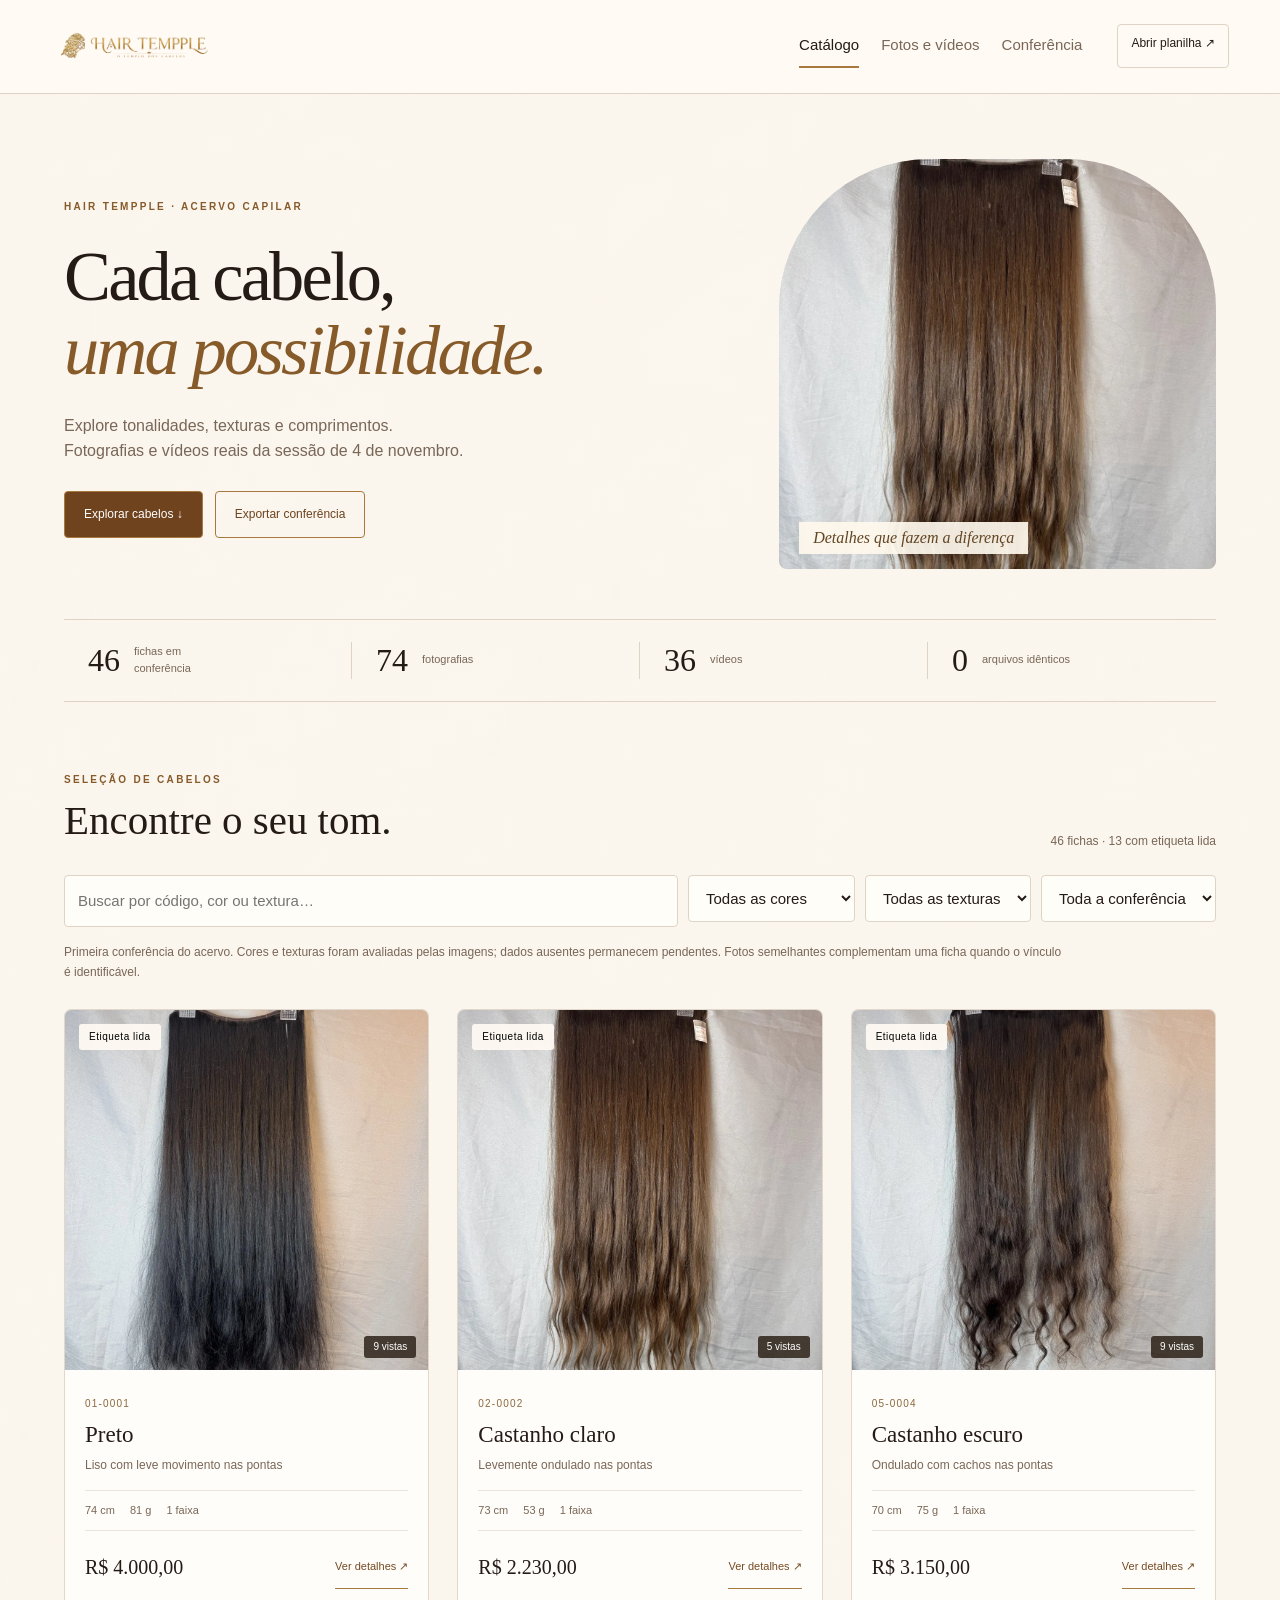
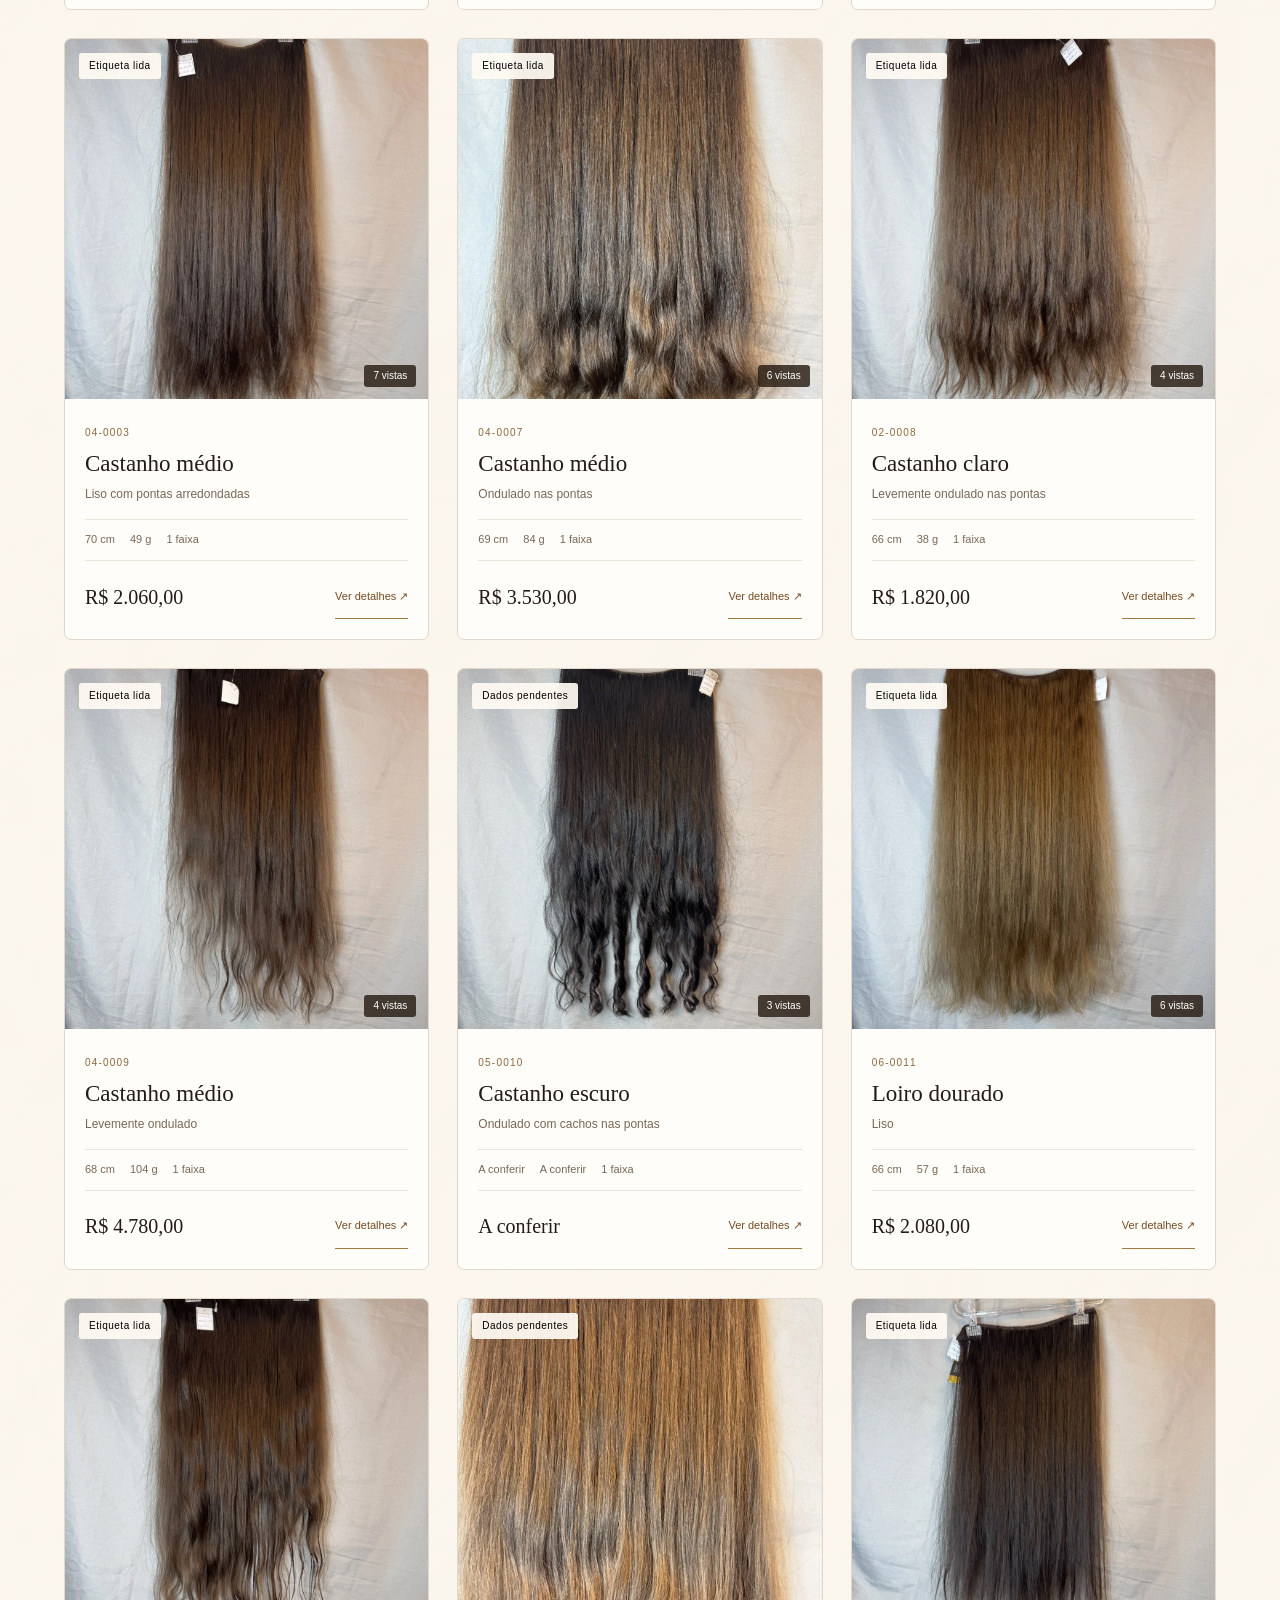
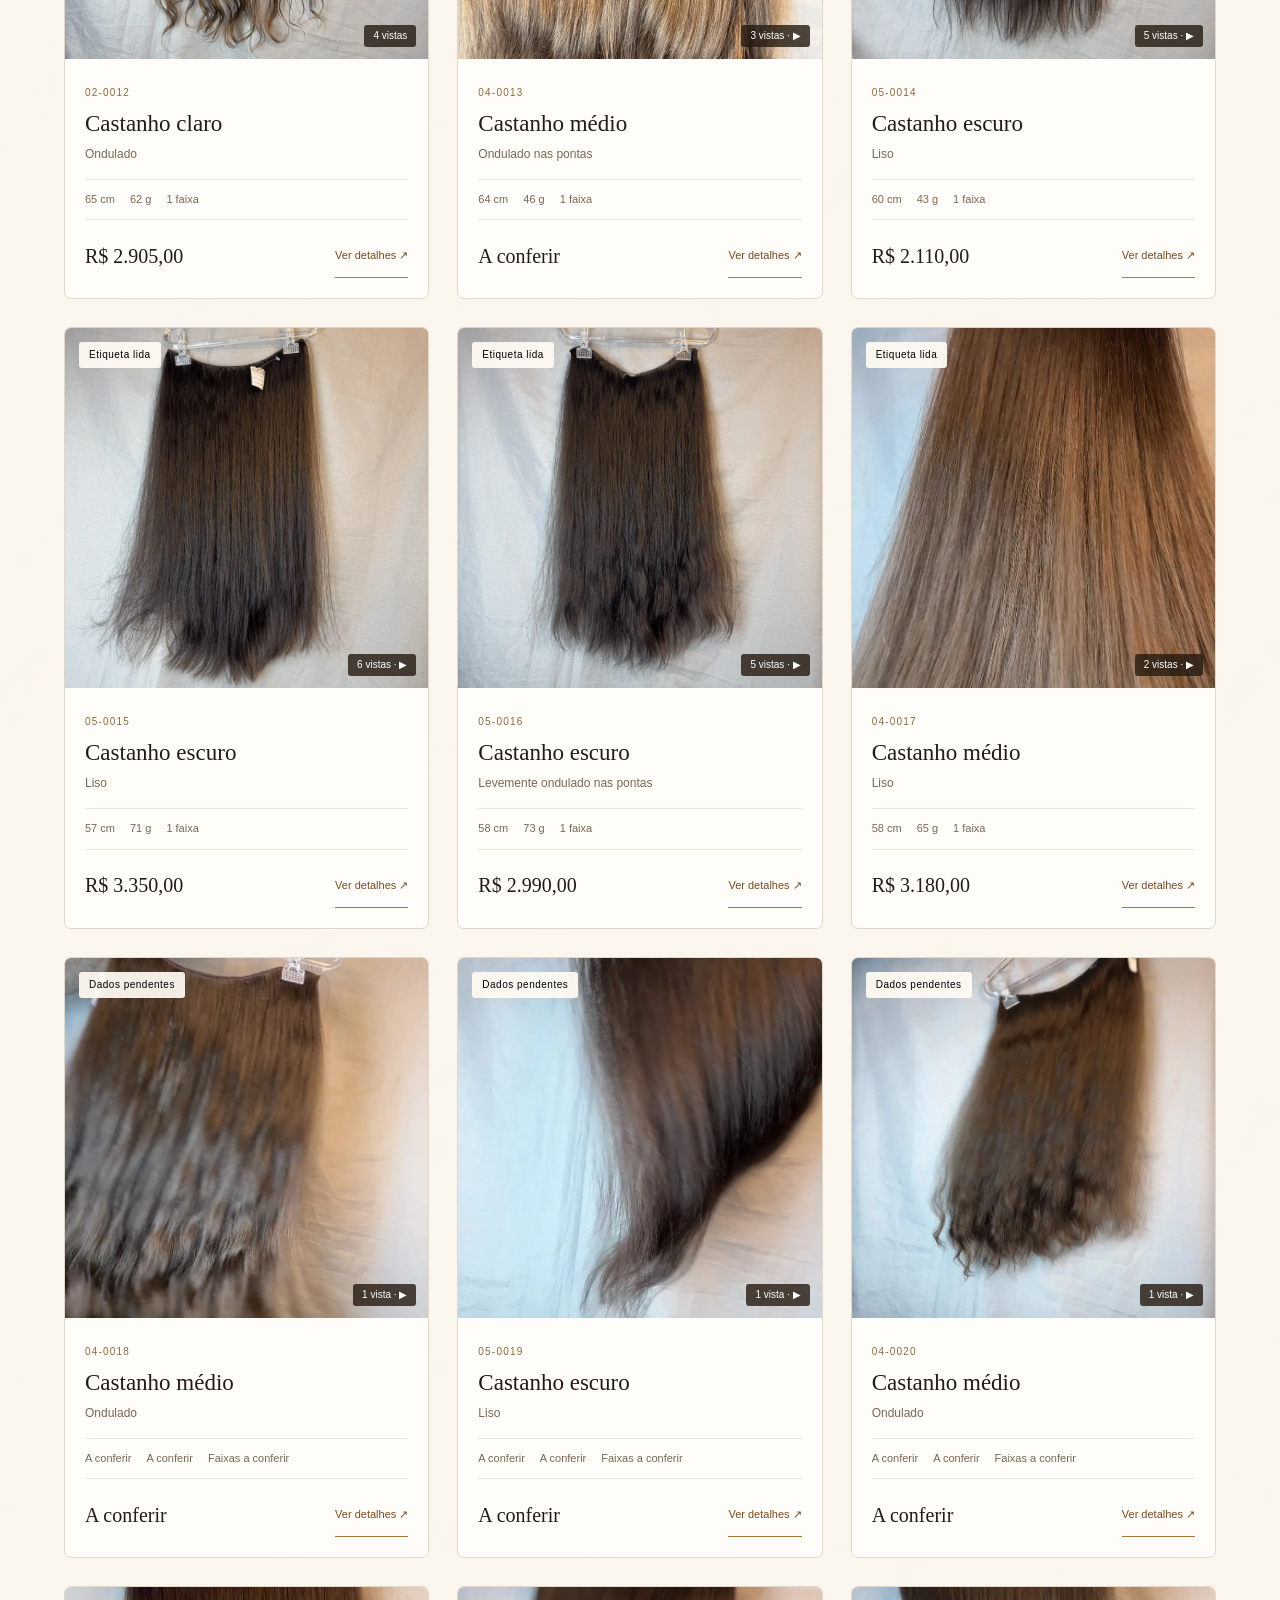
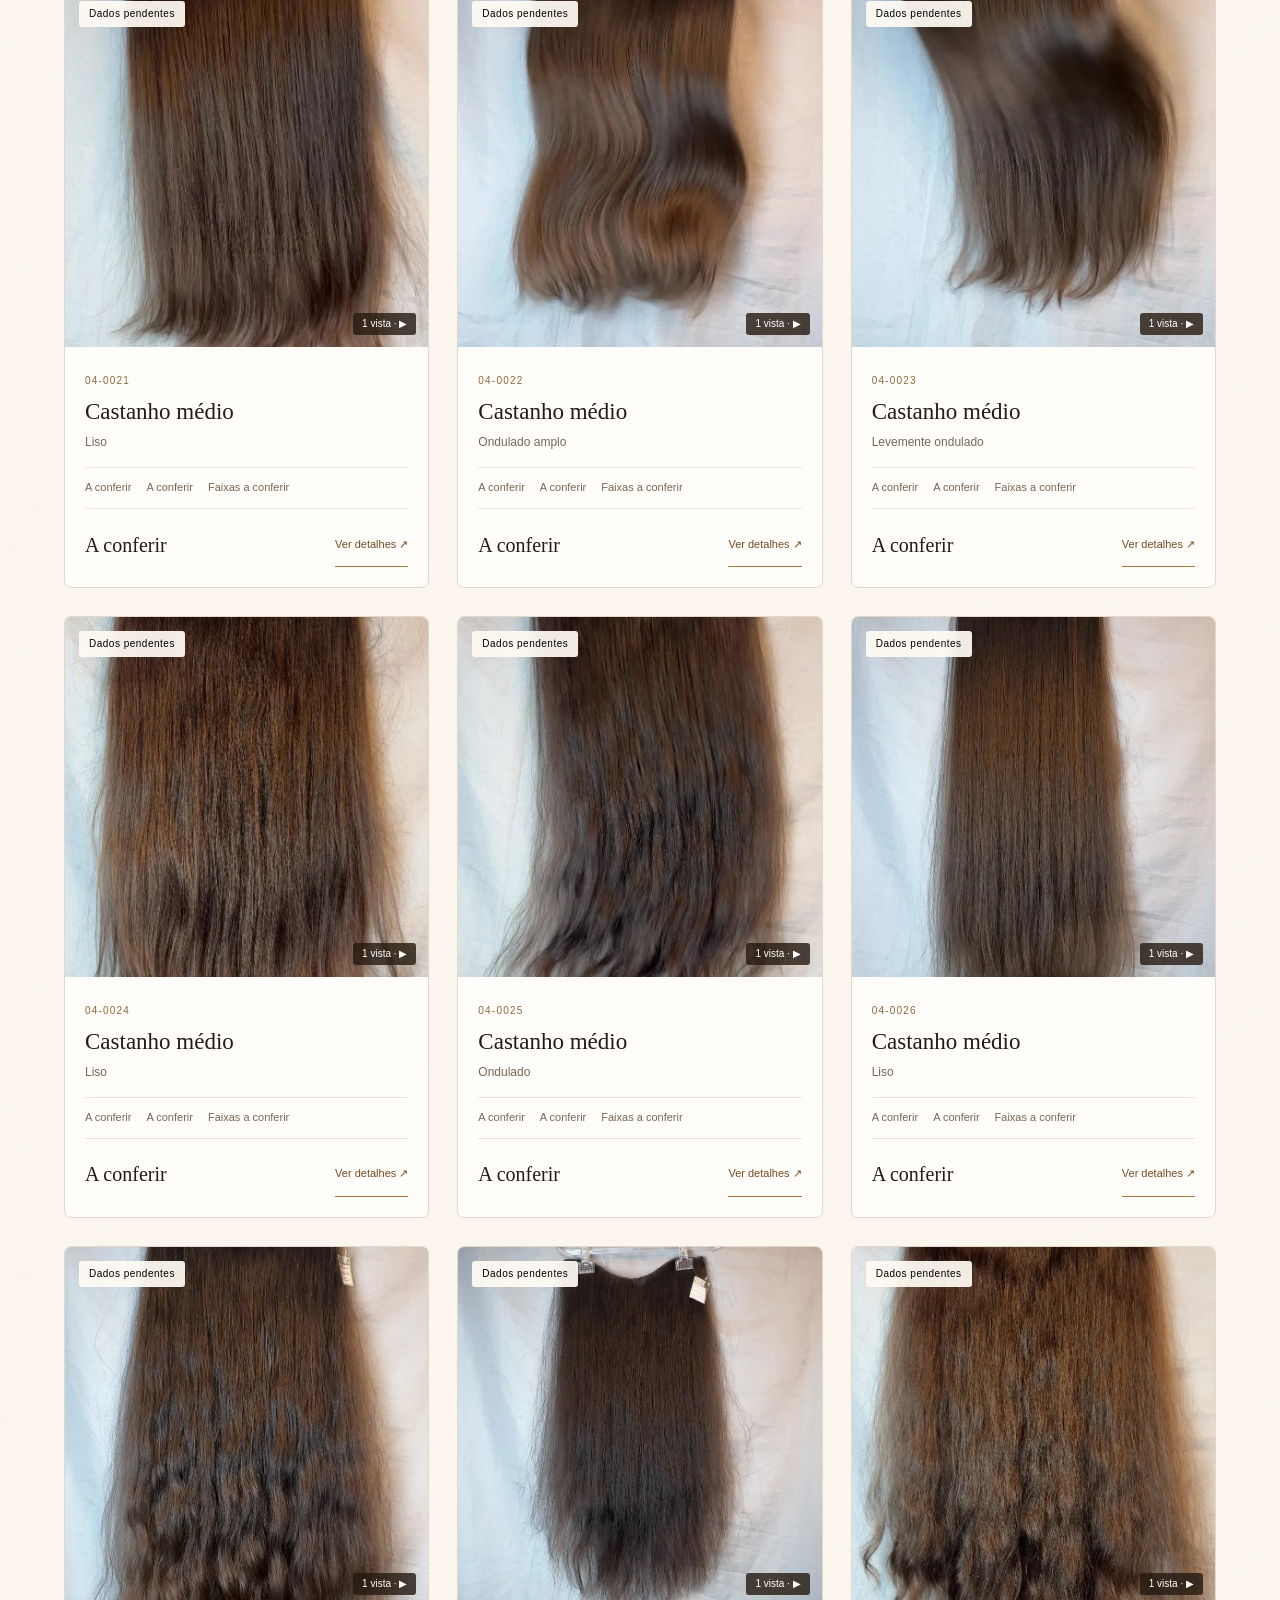
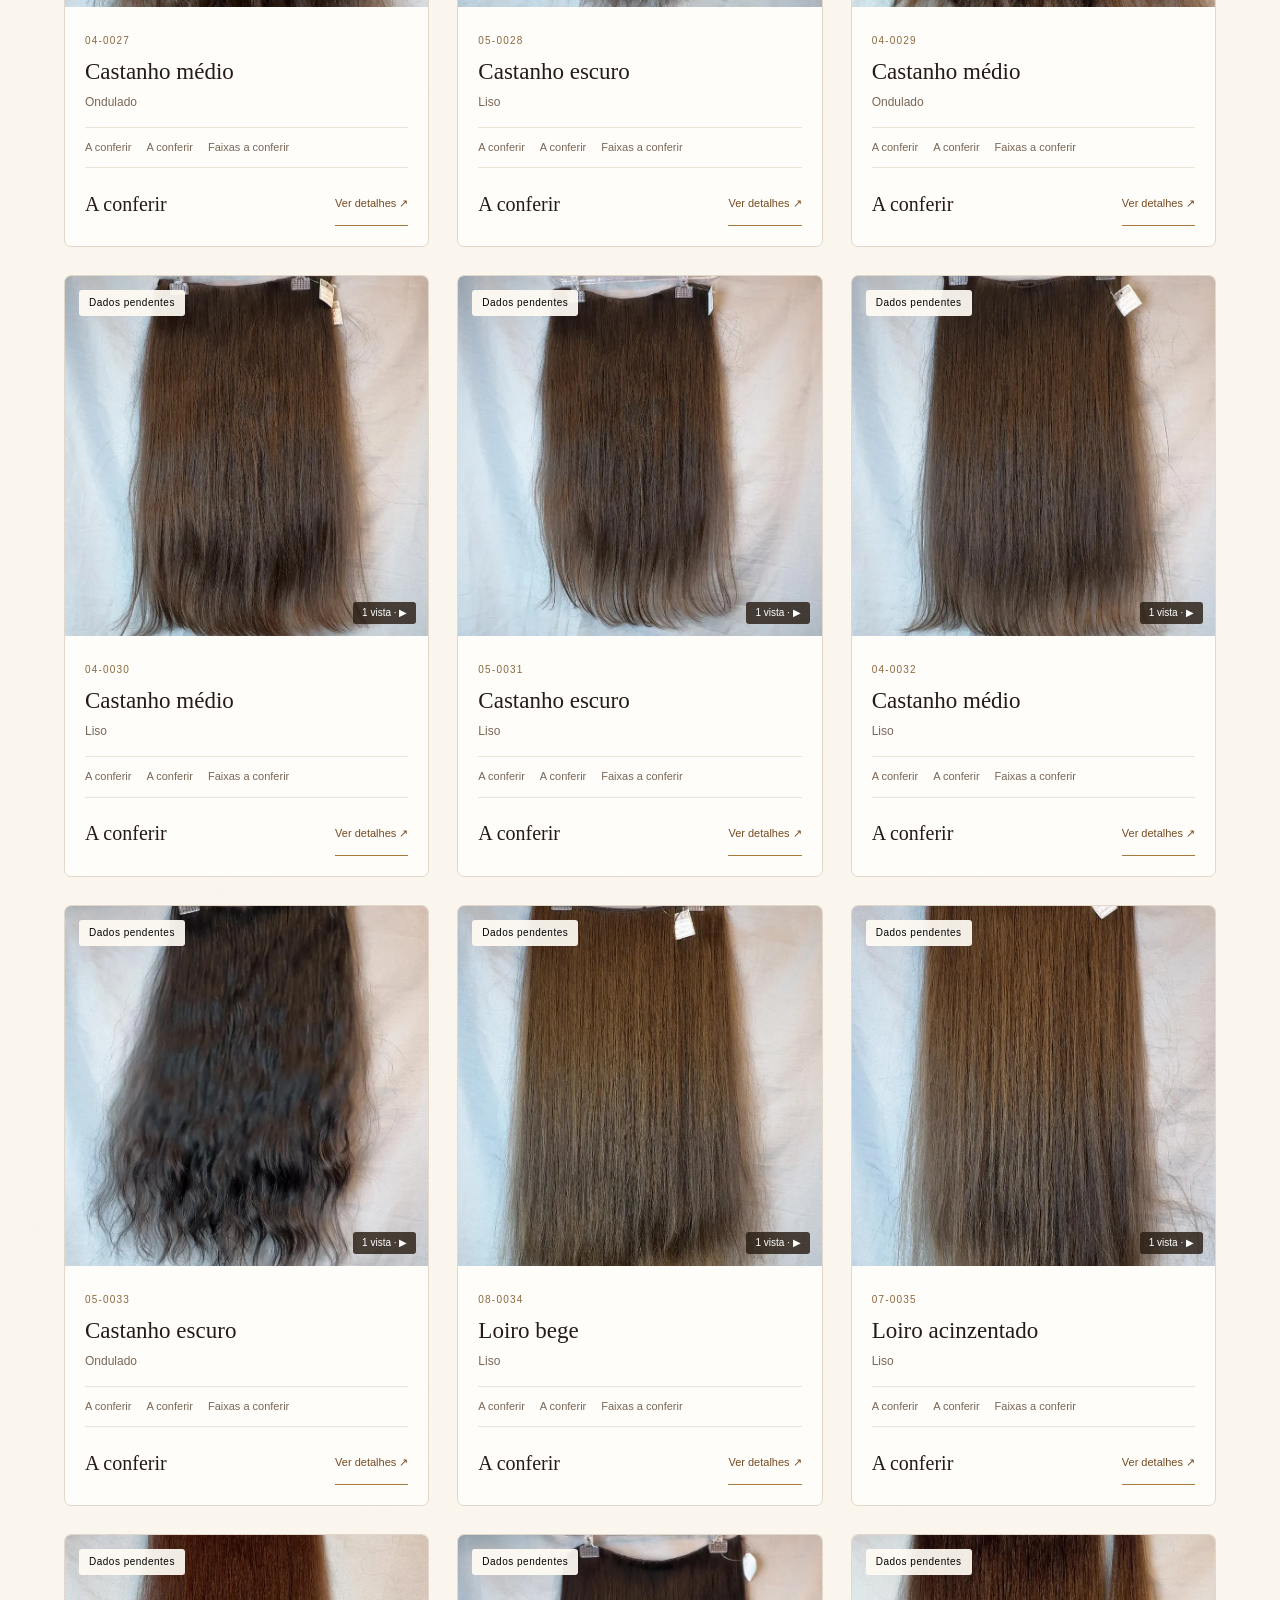
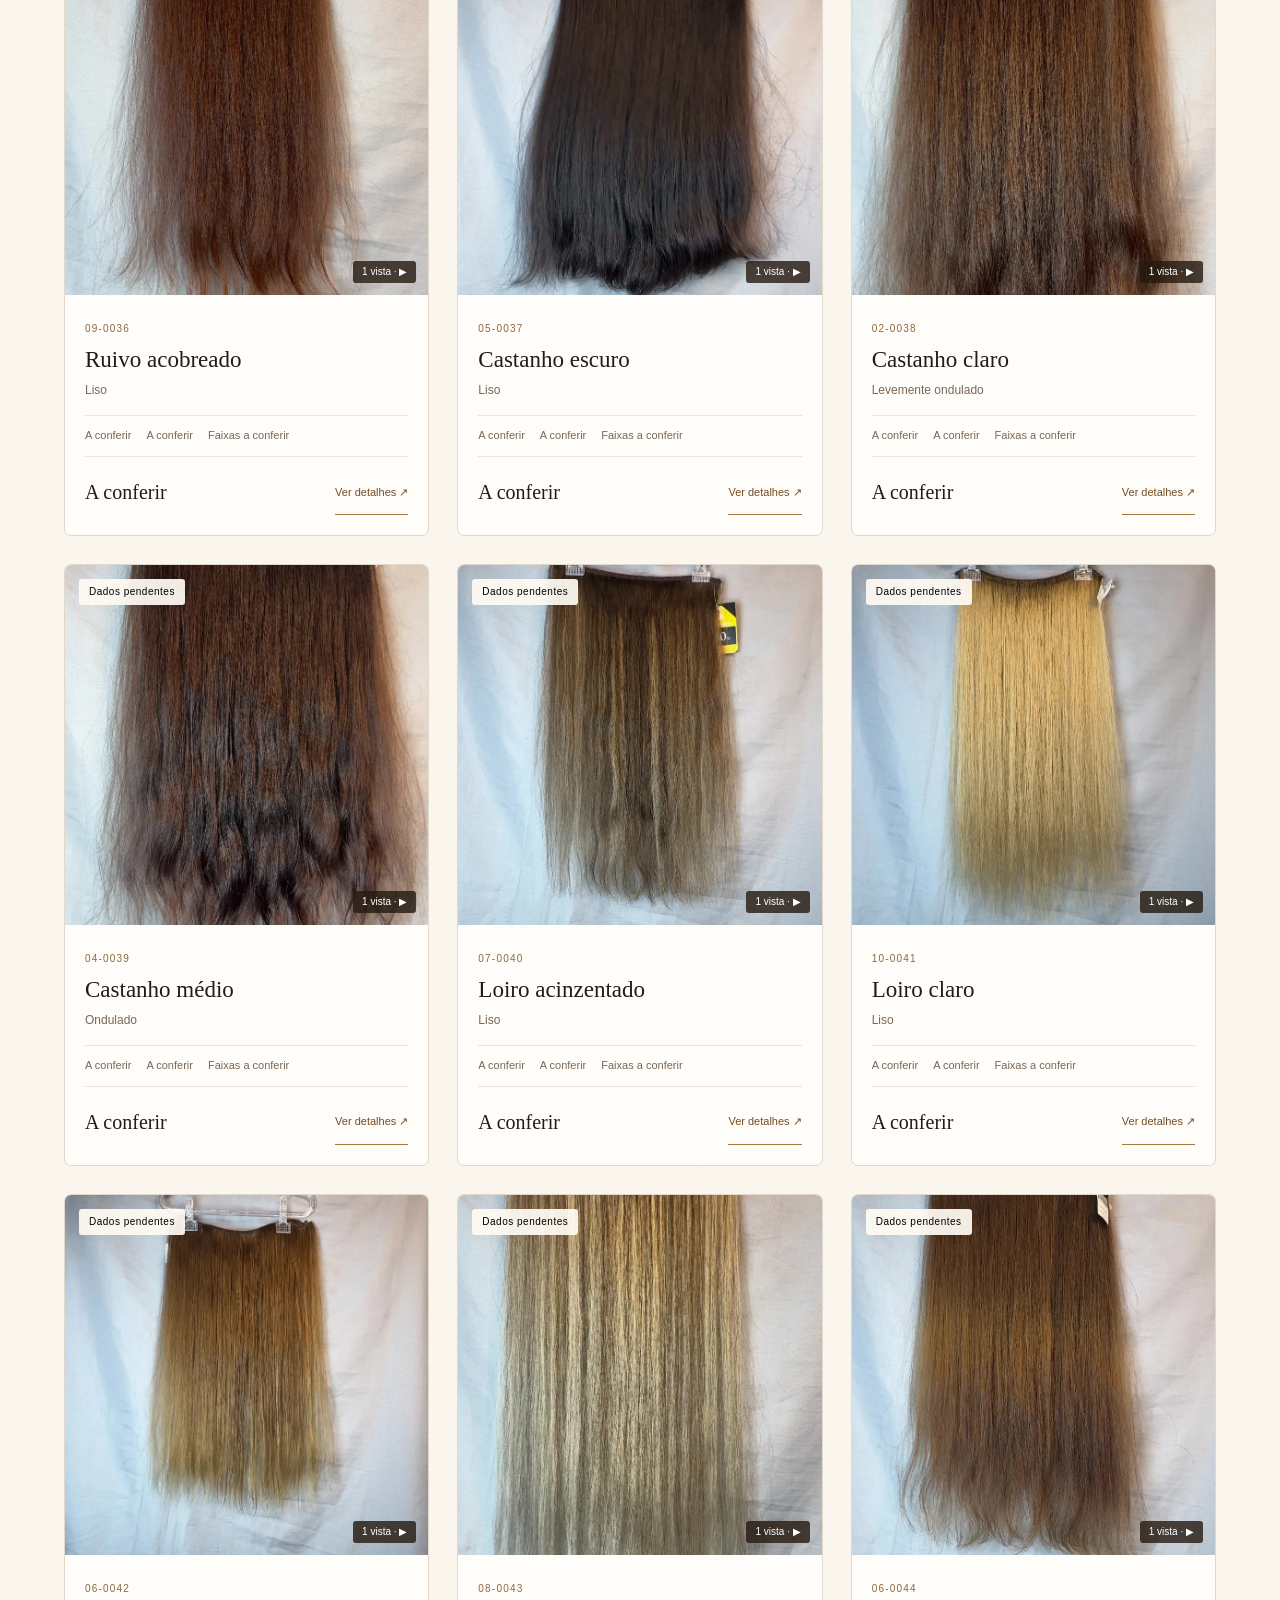
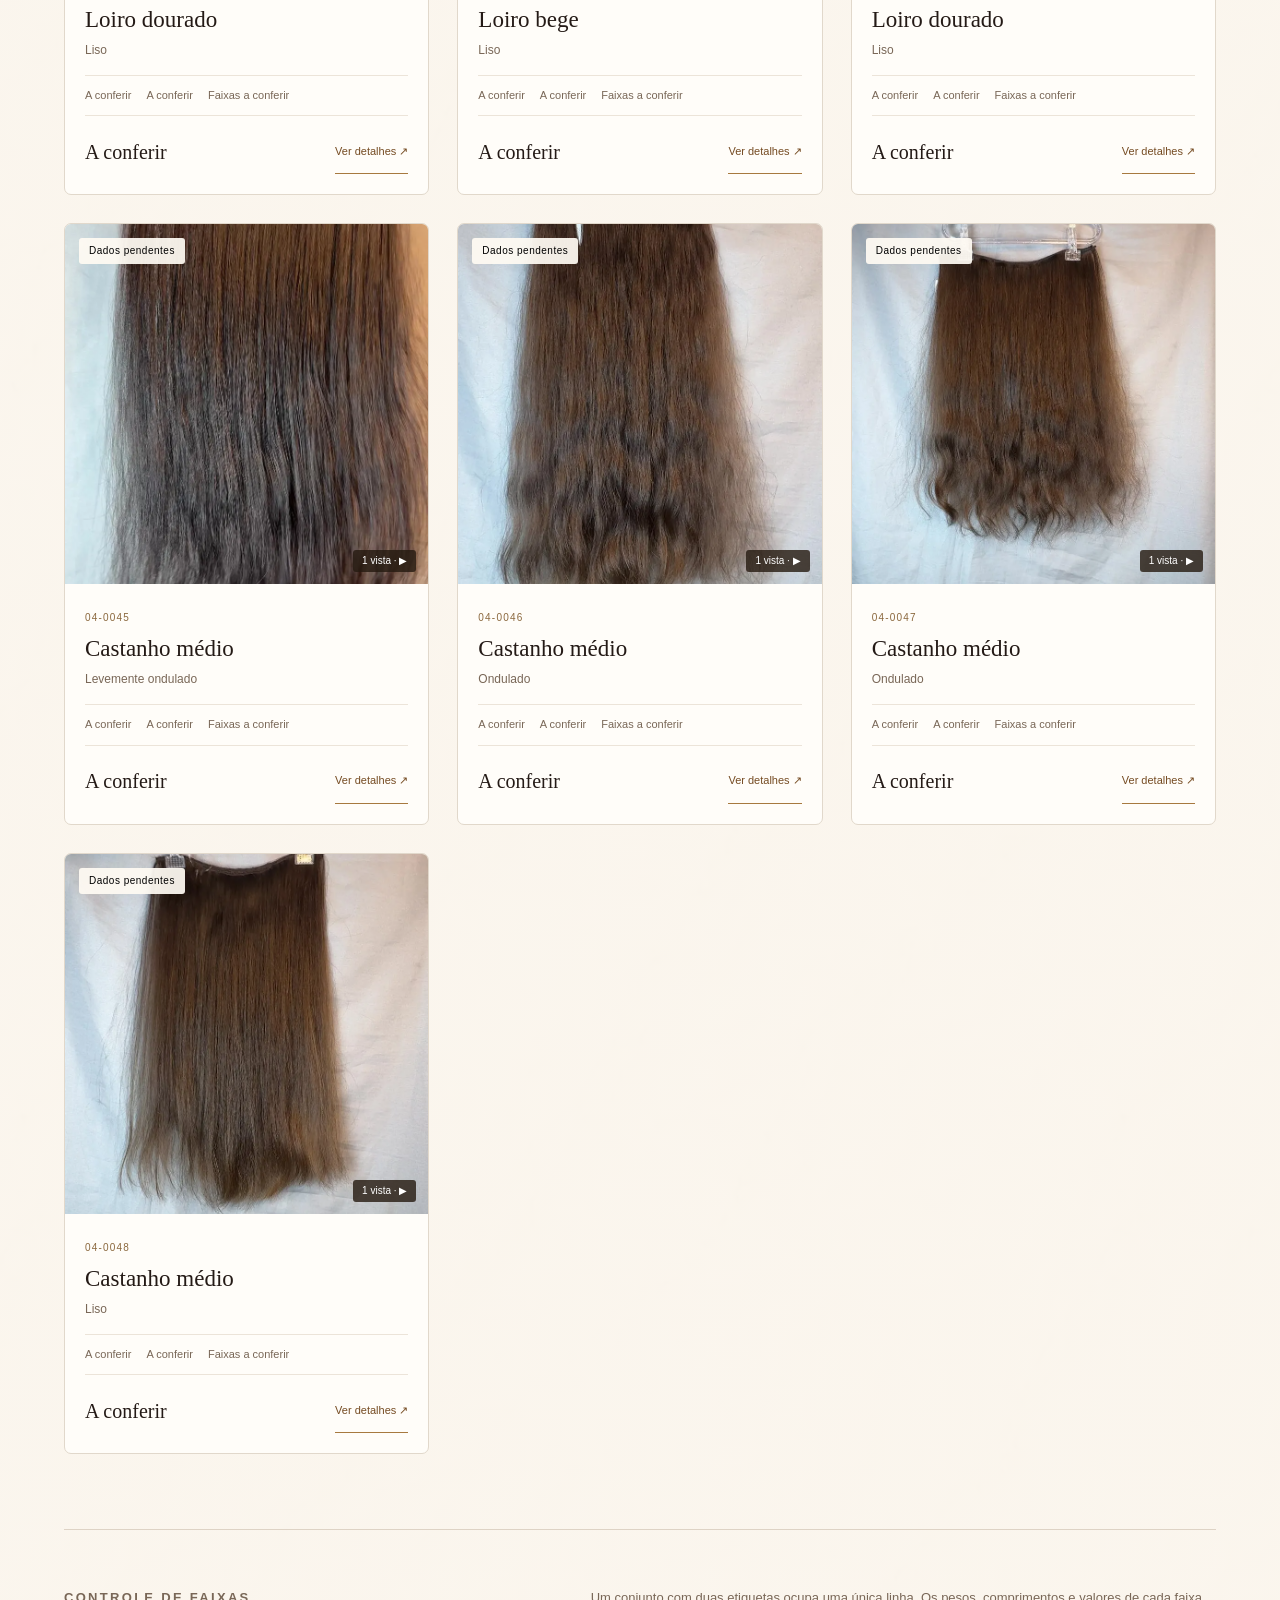
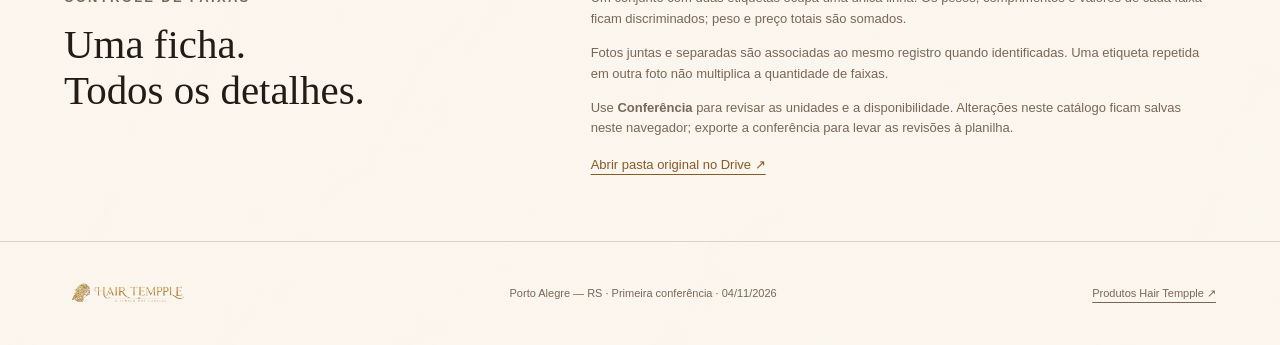
<file: catalogo-cabelos/index.html>
<!DOCTYPE html><html lang="pt-BR"><head><meta charset="utf-8"><meta name="robots" content="noindex, nofollow, noarchive"><meta name="referrer" content="no-referrer"><meta name="viewport" content="width=device-width, initial-scale=1"><title>Catálogo de Cabelos | Hair Tempple</title><meta name="description" content="Acervo visual de cabelos Hair Tempple, com fotos, vídeos e conferência de faixas e conjuntos."><link rel="icon" href="asset/production/logo.png"><link rel="stylesheet" href="style.css"></head><body>
<a class="skip" href="#content">Ir para o catálogo</a><header><a href="#content" aria-label="Hair Tempple"><img src="asset/production/logo.png" alt="Hair Tempple — O templo dos cabelos"></a><nav aria-label="Seções"><button type="button" data-view="catalogo" class="active">Catálogo</button><button type="button" data-view="acervo">Fotos e vídeos</button><button type="button" data-view="controle">Conferência</button></nav><a class="sheet" id="sheet" href="https://docs.google.com/spreadsheets/d/1mvz_GpvMoIQmQgONUEM65Q3Bt_abgckesbupVSCAj00/edit" target="_blank" rel="noopener">Abrir planilha ↗</a></header>
<main id="content"><section class="intro"><div><p class="eyebrow">HAIR TEMPPLE · ACERVO CAPILAR</p><h1>Cada cabelo,<br><em>uma possibilidade.</em></h1><p class="lead">Explore tonalidades, texturas e comprimentos.<br>Fotografias e vídeos reais da sessão de 4 de novembro.</p><div class="hero-actions"><a class="primary" href="#collection">Explorar cabelos ↓</a><button type="button" id="export" class="secondary">Exportar conferência</button></div></div><figure class="hero-image"><img id="hero" src="asset/production/midia-046.webp" alt="Faixa de cabelo do acervo Hair Tempple"><figcaption>Detalhes que fazem a diferença</figcaption></figure></section>
<section class="overview" aria-label="Resumo do acervo"><div><strong id="productCount">—</strong><span>fichas em conferência</span></div><div><strong>74</strong><span>fotografias</span></div><div><strong>36</strong><span>vídeos</span></div><div><strong>0</strong><span>arquivos idênticos</span></div></section>
<section id="collection"><div class="section-head"><div><p class="eyebrow" id="kicker">SELEÇÃO DE CABELOS</p><h2 id="sectionTitle">Encontre o seu tom.</h2></div><p id="results" aria-live="polite"></p></div>
<div class="toolbar"><label class="search"><span class="sr">Buscar</span><input id="search" type="search" placeholder="Buscar por código, cor ou textura…"></label><label><span class="sr">Filtrar cor</span><select id="color"><option value="">Todas as cores</option></select></label><label><span class="sr">Filtrar textura</span><select id="texture"><option value="">Todas as texturas</option><option>Liso</option><option>Ondulado</option></select></label><label><span class="sr">Filtrar conferência</span><select id="status"><option value="">Toda a conferência</option><option>Etiqueta lida</option><option>Dados pendentes</option><option>Exemplo</option></select></label></div>
<p class="notice">Primeira conferência do acervo. Cores e texturas foram avaliadas pelas imagens; dados ausentes permanecem pendentes. Fotos semelhantes complementam uma ficha quando o vínculo é identificável.</p>
<div id="grid" class="grid"></div><div id="tableWrap" hidden></div><p id="empty" hidden>Nenhum resultado com esses filtros. Tente outra cor ou código.</p></section>
<section class="rules"><div><p class="eyebrow">CONTROLE DE FAIXAS</p><h2>Uma ficha.<br>Todos os detalhes.</h2></div><div><p>Um conjunto com duas etiquetas ocupa uma única linha. Os pesos, comprimentos e valores de cada faixa ficam discriminados; peso e preço totais são somados.</p><p>Fotos juntas e separadas são associadas ao mesmo registro quando identificadas. Uma etiqueta repetida em outra foto não multiplica a quantidade de faixas.</p><p>Use <strong>Conferência</strong> para revisar as unidades e a disponibilidade. Alterações neste catálogo ficam salvas neste navegador; exporte a conferência para levar as revisões à planilha.</p><a id="folder" href="https://drive.google.com/drive/folders/1SMHo3Es6toag_-jiV7vrZeG703fwHbmc" target="_blank" rel="noopener">Abrir pasta original no Drive ↗</a></div></section></main>
<footer><img src="asset/production/logo.png" alt="Hair Tempple"><span>Porto Alegre — RS · Primeira conferência · 04/11/2026</span><a href="https://hairtempple.com/produtos/index.html" target="_blank" rel="noopener">Produtos Hair Tempple ↗</a></footer>
<dialog id="detail" aria-labelledby="detailCode"><div class="dialog-head"><span id="detailCode"></span><button type="button" class="close" aria-label="Fechar">×</button></div><div id="detailBody"></div></dialog>
<script src="app.js" defer></script></body></html>
</file>
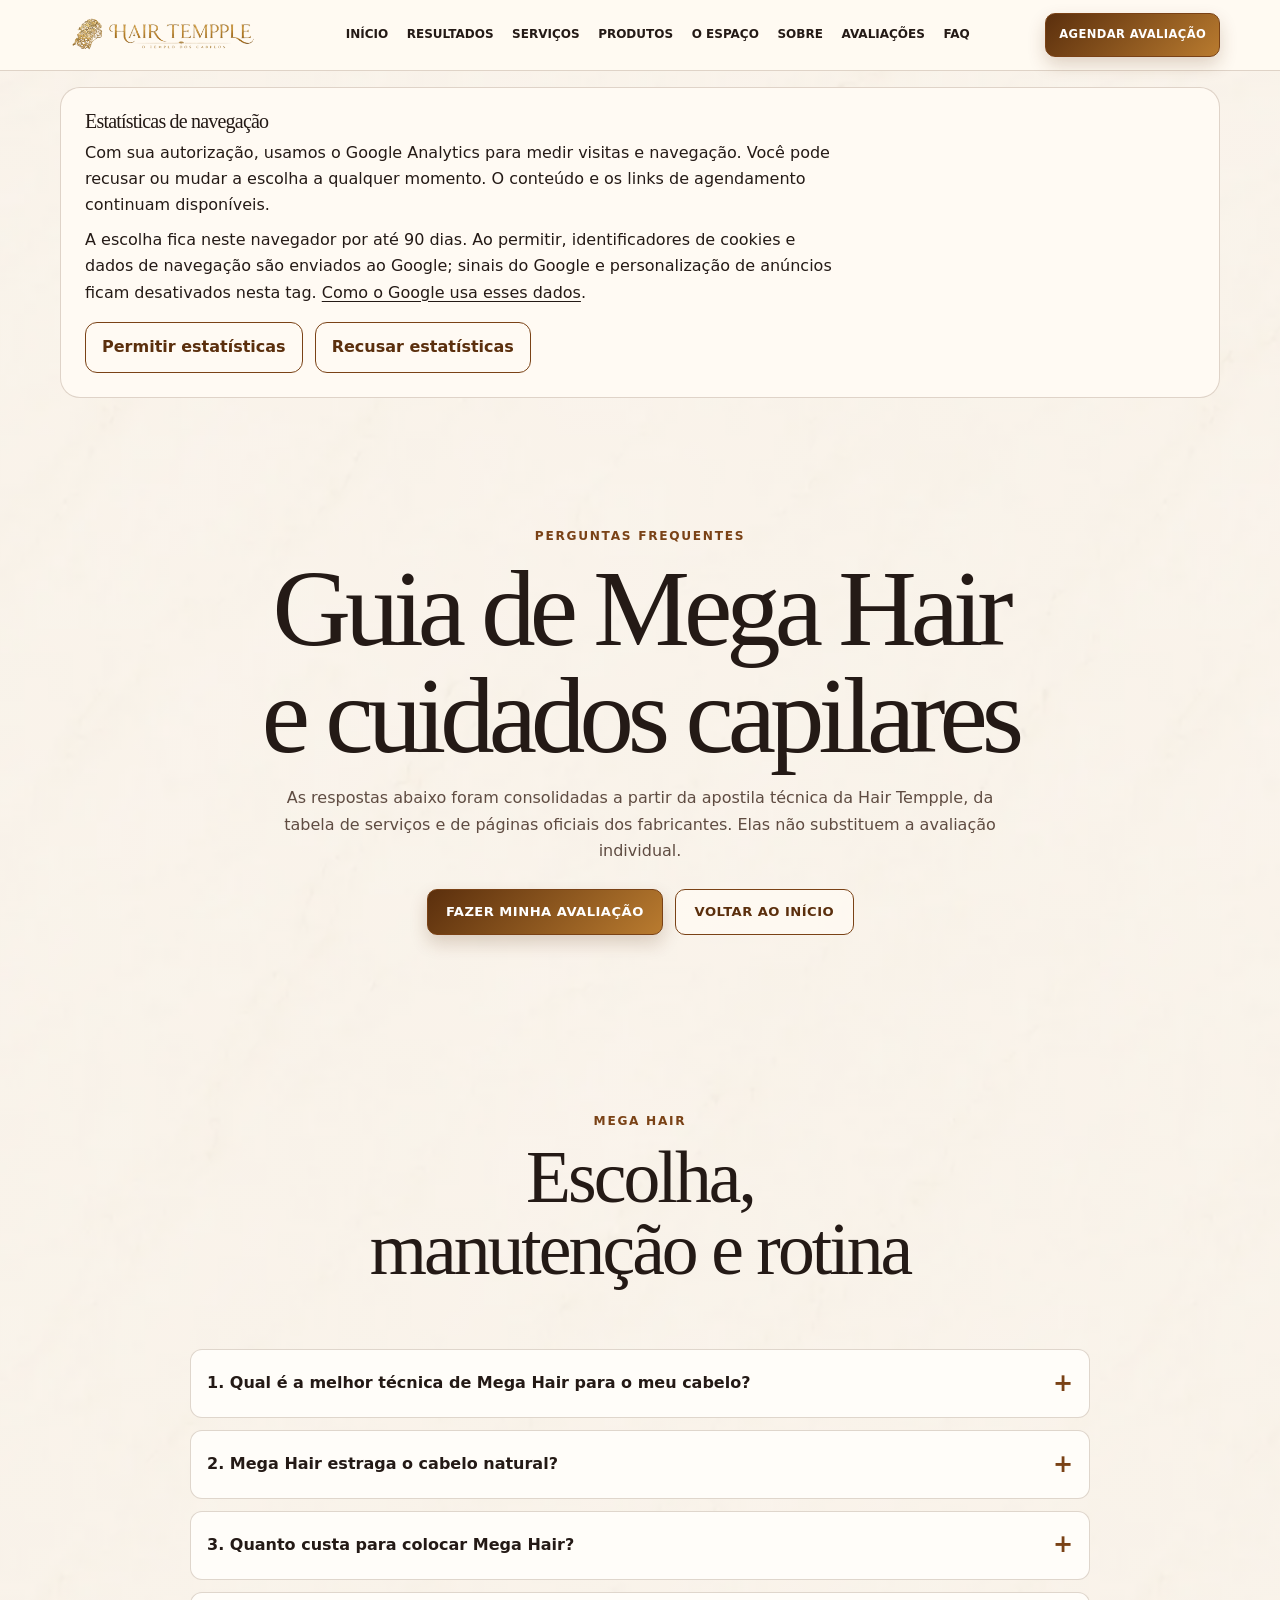
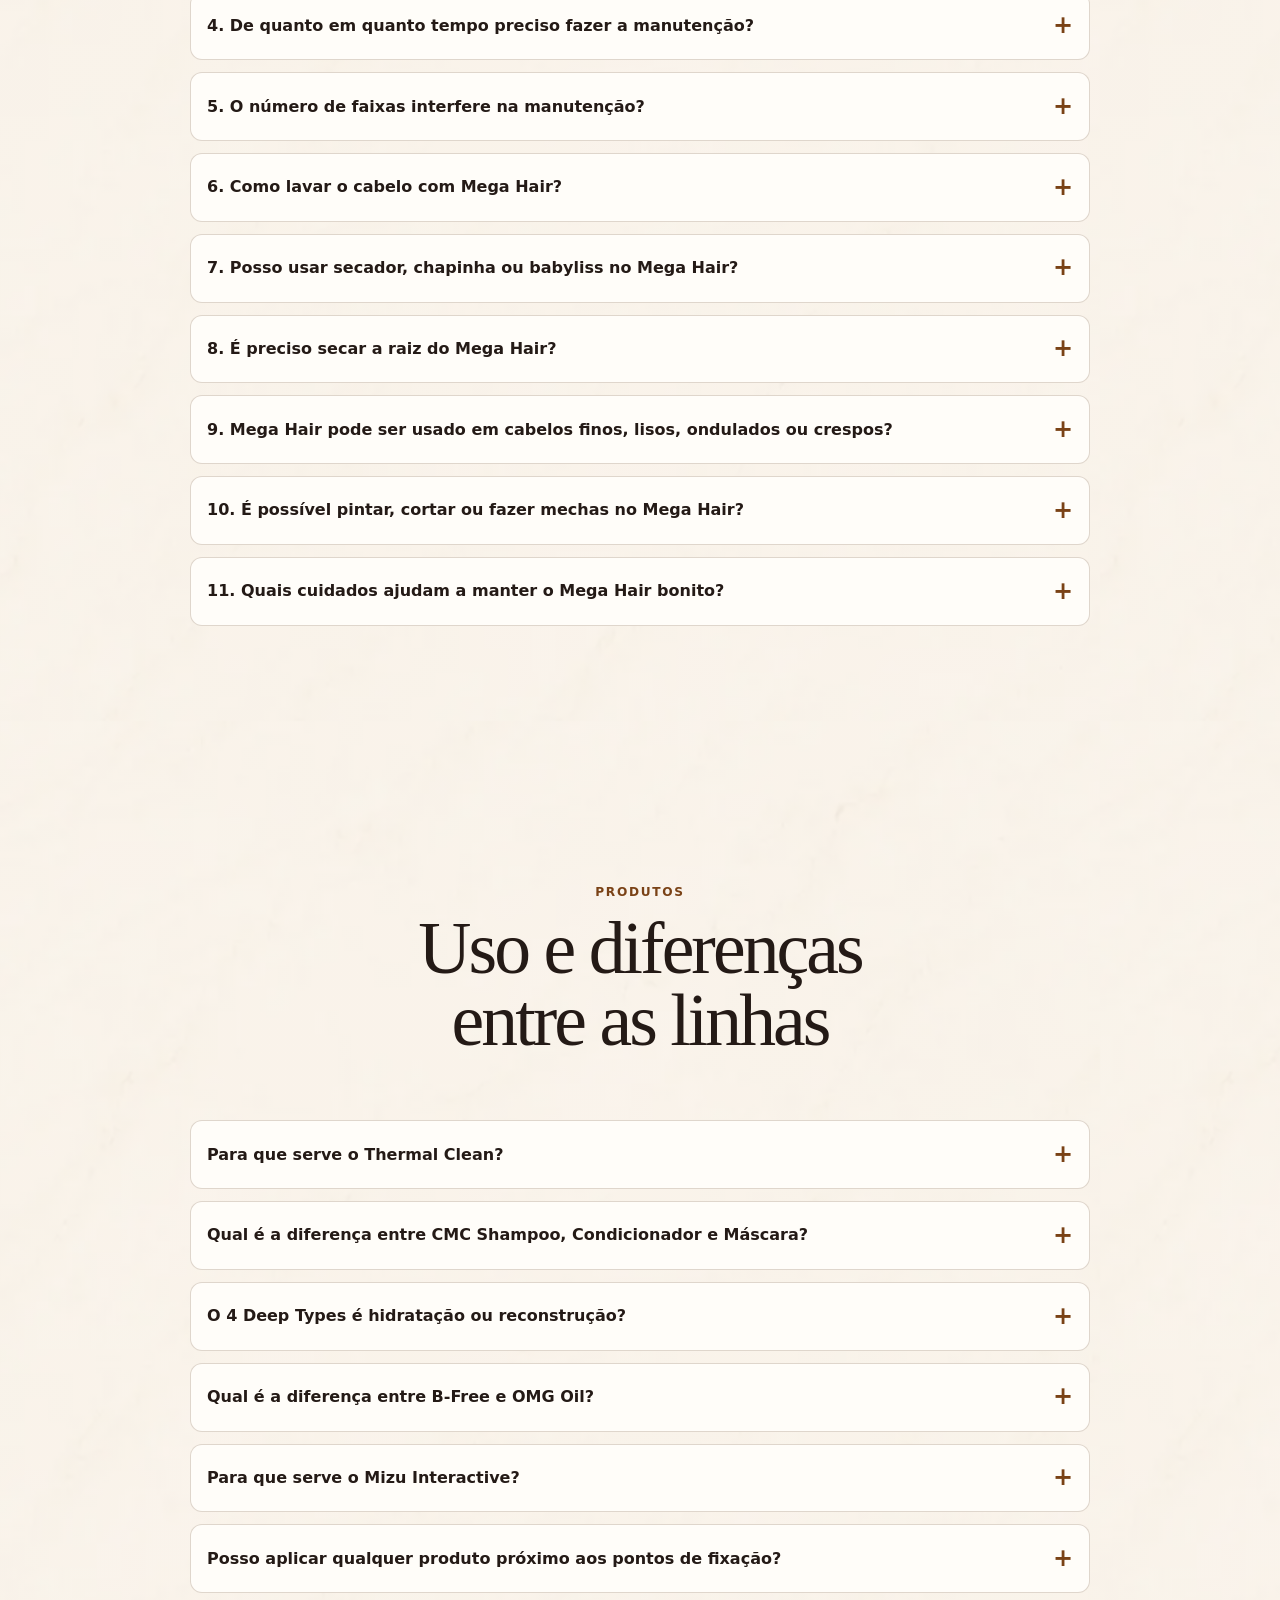
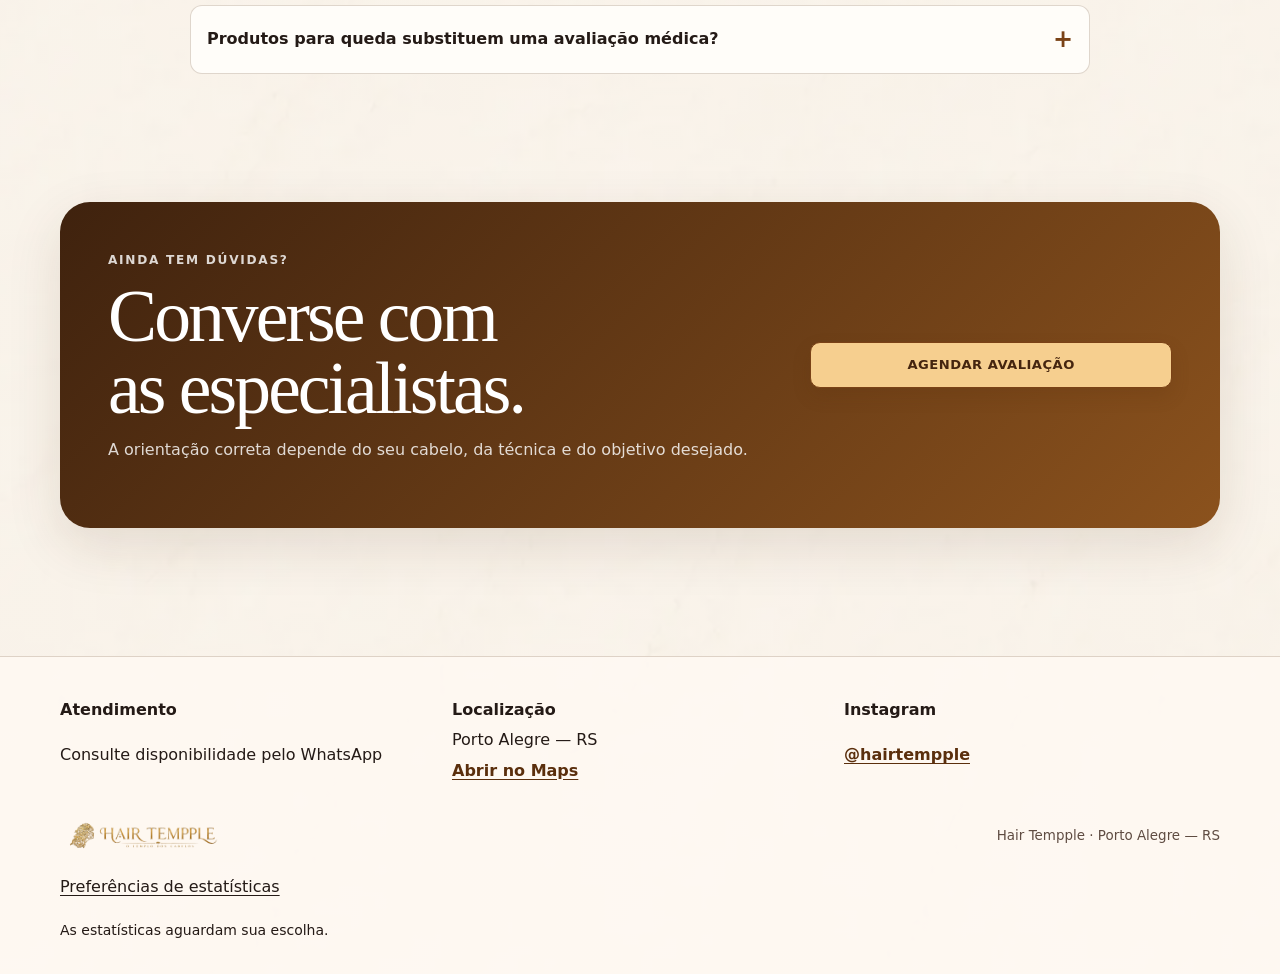
<file: faq/index.html>
<!doctype html>
<html lang="pt-BR">
<head>
  <meta charset="utf-8"><meta name="viewport" content="width=device-width, initial-scale=1"><meta name="theme-color" content="#fbf6ee">
  <meta name="description" content="Perguntas frequentes sobre Mega Hair, manutenção, lavagem, secagem e produtos capilares na Hair Tempple em Porto Alegre.">
  <meta property="og:type" content="website"><meta property="og:locale" content="pt_BR"><meta property="og:title" content="FAQ de Mega Hair | Hair Tempple"><meta property="og:description" content="Respostas baseadas na apostila técnica da Hair Tempple e em fontes oficiais dos produtos."><meta property="og:image" content="../asset/production/hero-estoque-1200.webp">
  <title>FAQ de Mega Hair | Hair Tempple em Porto Alegre</title><link rel="icon" href="../favicon.svg" type="image/svg+xml"><link rel="stylesheet" href="../styles.css"><script src="../script.js" defer></script>
  <link rel="stylesheet" href="../analytics-consent.css">
  <script src="../analytics-consent.js" defer></script>
</head>
<body>
  <a class="skip-link" href="#conteudo">Ir para o conteúdo</a>
  <header class="site-header"><div class="site-header__inner container-wide"><button class="icon-button menu-toggle" type="button" aria-label="Abrir menu" aria-controls="site-menu" aria-expanded="false" data-menu-toggle><svg aria-hidden="true" viewBox="0 0 24 24"><path d="M4 7h16M4 12h16M4 17h16"/></svg></button><a class="brand" href="../index.html" aria-label="Hair Tempple — início"><img src="../asset/production/logo-hair-tempple.png" width="1600" height="533" alt="Hair Tempple — O templo dos cabelos"></a><nav class="header-links" aria-label="Navegação principal"><a href="../index.html">Início</a><a href="../index.html#resultados">Resultados</a><a href="../servicos/index.html">Serviços</a><a href="../produtos/index.html">Produtos</a><a href="../o-espaco/index.html">O Espaço</a><a href="../index.html#especialistas">Sobre</a><a href="../index.html#avaliacoes">Avaliações</a><a href="./index.html" aria-current="page">FAQ</a></nav><a class="button button--small header-cta" href="https://wa.me/555137370852?text=Vi%20seu%20perfil%20pelo%20site%20e%20quero%20verificar%20disponibilidade%20de%20hor%C3%A1rio." target="_blank" rel="noopener noreferrer"><span class="header-cta__long">Agendar avaliação</span><span class="header-cta__short">Agendar</span></a></div></header>
  <div class="menu-backdrop" data-menu-backdrop hidden></div><nav class="menu-panel" id="site-menu" aria-label="Menu principal" data-menu hidden><div class="menu-panel__header"><span>Menu</span><button class="icon-button" type="button" aria-label="Fechar menu" data-menu-close>×</button></div><a href="../index.html">Início</a><a href="../index.html#resultados">Resultados</a><a href="../servicos/index.html">Serviços</a><a href="../produtos/index.html">Produtos</a><a href="../o-espaco/index.html">O Espaço</a><a href="../index.html#especialistas">Especialistas</a><a href="../index.html#avaliacoes">Avaliações</a><a href="./index.html" aria-current="page">FAQ</a><a class="button" href="https://wa.me/555137370852?text=Vi%20seu%20perfil%20pelo%20site%20e%20quero%20verificar%20disponibilidade%20de%20hor%C3%A1rio." target="_blank" rel="noopener noreferrer">Agendar avaliação</a></nav>

  <section class="analytics-consent container" aria-labelledby="analytics-title" data-analytics-panel hidden>
    <h2 id="analytics-title" tabindex="-1">Estatísticas de navegação</h2>
    <p>Com sua autorização, usamos o Google Analytics para medir visitas e navegação. Você pode recusar ou mudar a escolha a qualquer momento. O conteúdo e os links de agendamento continuam disponíveis.</p>
    <p>A escolha fica neste navegador por até 90 dias. Ao permitir, identificadores de cookies e dados de navegação são enviados ao Google; sinais do Google e personalização de anúncios ficam desativados nesta tag. <a href="https://policies.google.com/technologies/partner-sites" target="_blank" rel="noopener noreferrer">Como o Google usa esses dados</a>.</p>
    <div class="analytics-consent__actions"><button type="button" data-analytics-accept>Permitir estatísticas</button><button type="button" data-analytics-reject>Recusar estatísticas</button></div>
  </section>

  <main id="conteudo">
    <section class="subpage-hero container"><p class="section-kicker">Perguntas frequentes</p><h1>Guia de Mega Hair e cuidados capilares</h1><p>As respostas abaixo foram consolidadas a partir da apostila técnica da Hair Tempple, da tabela de serviços e de páginas oficiais dos fabricantes. Elas não substituem a avaliação individual.</p><div class="subpage-actions"><a class="button" href="https://wa.me/555137370852?text=Vi%20seu%20perfil%20pelo%20site%20e%20quero%20verificar%20disponibilidade%20de%20hor%C3%A1rio." target="_blank" rel="noopener noreferrer">Fazer minha avaliação</a><a class="button button--outline" href="../index.html">Voltar ao início</a></div></section>

    <section class="section container" aria-labelledby="mega-faq-title"><header class="section-heading"><p class="section-kicker">Mega Hair</p><h2 id="mega-faq-title">Escolha, manutenção e rotina</h2></header><div class="faq-list">
      <details class="faq-item"><summary>1. Qual é a melhor técnica de Mega Hair para o meu cabelo?</summary><div class="faq-item__answer"><p>Não existe uma única técnica ideal para todas as pessoas. A escolha depende da cor, textura, espessura, quantidade e condição dos fios naturais, além do corte atual e do resultado desejado. Na avaliação, a profissional analisa essas características para indicar a técnica e a distribuição mais adequadas.</p></div></details>
      <details class="faq-item"><summary>2. Mega Hair estraga o cabelo natural?</summary><div class="faq-item__answer"><p>A saúde dos fios depende da técnica escolhida, da quantidade e distribuição do cabelo aplicado, da execução profissional e dos cuidados posteriores. Por isso, a Hair Tempple recomenda avaliação personalizada, aplicação por profissional capacitada e manutenção adequada.</p></div></details>
      <details class="faq-item"><summary>3. Quanto custa para colocar Mega Hair?</summary><div class="faq-item__answer"><p>O valor depende da técnica, quantidade de cabelo, número de faixas ou mechas, comprimento, cor e acabamento necessários. O orçamento correto só pode ser definido depois da avaliação do cabelo e do objetivo da cliente.</p></div></details>
      <details class="faq-item"><summary>4. De quanto em quanto tempo preciso fazer a manutenção?</summary><div class="faq-item__answer"><p>O intervalo de manutenção depende da técnica utilizada e do número de faixas aplicadas. A recomendação é definida individualmente após avaliação.</p></div></details>
      <details class="faq-item"><summary>5. O número de faixas interfere na manutenção?</summary><div class="faq-item__answer"><p>Sim. A técnica e o número de faixas influenciam a organização e o tempo necessário para a manutenção. A orientação é individual.</p></div></details>
      <details class="faq-item"><summary>6. Como lavar o cabelo com Mega Hair?</summary><div class="faq-item__answer"><p>A apostila orienta lavar com shampoo de qualidade e repetir a aplicação quando necessário. Também recomenda condicionar em todas as lavagens e desembaraçar os fios com cuidado durante o processo, sem puxar as faixas ou pontos de fixação.</p></div></details>
      <details class="faq-item"><summary>7. Posso usar secador, chapinha ou babyliss no Mega Hair?</summary><div class="faq-item__answer"><p>É necessário evitar calor excessivo e utilizar protetor térmico. Primeiro retire a umidade com a toalha, sem puxar o aplique. Em técnicas adesivas ou com queratina, mantenha o calor afastado dos pontos de fixação.</p></div></details>
      <details class="faq-item"><summary>8. É preciso secar a raiz do Mega Hair?</summary><div class="faq-item__answer"><p>Sim, mas a forma de secagem depende da técnica. Nos métodos com faixa, a raiz precisa ser seca total ou parcialmente para não permanecer úmida. Em adesivos e queratina, a secagem deve ser feita com cuidado e distância para não comprometer a fixação.</p></div></details>
      <details class="faq-item"><summary>9. Mega Hair pode ser usado em cabelos finos, lisos, ondulados ou crespos?</summary><div class="faq-item__answer"><p>Cada cabelo possui características próprias. A indicação depende da estrutura dos fios, quantidade de cabelo natural, textura e condição capilar. A avaliação determina se o cabelo está preparado e qual distribuição será mais adequada.</p></div></details>
      <details class="faq-item"><summary>10. É possível pintar, cortar ou fazer mechas no Mega Hair?</summary><div class="faq-item__answer"><p>O encaixe de cor, corte e finalização pode ser necessário para integrar o alongamento ao cabelo natural. A apostila recomenda atenção às laterais e ao contorno. Qualquer procedimento químico deve ser avaliado pela profissional.</p></div></details>
      <details class="faq-item"><summary>11. Quais cuidados ajudam a manter o Mega Hair bonito?</summary><div class="faq-item__answer"><ul><li>Manter os fios limpos e hidratados.</li><li>Usar produtos indicados para a necessidade do cabelo.</li><li>Evitar puxar faixas ou pontos de fixação.</li><li>Evitar calor excessivo e usar protetor térmico.</li><li>Secar corretamente a raiz.</li><li>Respeitar o cronograma de manutenção indicado.</li></ul></div></details>
    </div></section>

    <section class="section container" aria-labelledby="products-faq-title"><header class="section-heading"><p class="section-kicker">Produtos</p><h2 id="products-faq-title">Uso e diferenças entre as linhas</h2></header><div class="faq-list">
      <details class="faq-item"><summary>Para que serve o Thermal Clean?</summary><div class="faq-item__answer"><p>É um shampoo higienizador destinado à limpeza do couro cabeludo e dos fios. A diluição orientada pelo fabricante deve ser feita somente no momento do uso.</p></div></details>
      <details class="faq-item"><summary>Qual é a diferença entre CMC Shampoo, Condicionador e Máscara?</summary><div class="faq-item__answer"><p>O shampoo realiza a limpeza hidratante, o condicionador auxilia no desembaraço e acabamento, e a máscara oferece tratamento hidratante mais concentrado.</p></div></details>
      <details class="faq-item"><summary>O 4 Deep Types é hidratação ou reconstrução?</summary><div class="faq-item__answer"><p>É apresentado pelo fabricante como máscara reconstrutora para reposição de massa e aminoácidos, com efeitos complementares de hidratação e nutrição.</p></div></details>
      <details class="faq-item"><summary>Qual é a diferença entre B-Free e OMG Oil?</summary><div class="faq-item__answer"><p>O B-Free é um leave-in reconstrutor e protetor sem enxágue. O OMG Oil é um óleo finalizador usado para proteção, brilho, maciez e controle de frizz.</p></div></details>
      <details class="faq-item"><summary>Para que serve o Mizu Interactive?</summary><div class="faq-item__answer"><p>É um produto ativado durante a finalização térmica, destinado ao alinhamento, redução de volume e prolongamento do efeito da escova. O uso deve seguir a orientação adequada ao cabelo.</p></div></details>
      <details class="faq-item"><summary>Posso aplicar qualquer produto próximo aos pontos de fixação?</summary><div class="faq-item__answer"><p>Não automaticamente. A aplicação depende da técnica utilizada. Siga a orientação específica recebida na colocação ou manutenção.</p></div></details>
      <details class="faq-item"><summary>Produtos para queda substituem uma avaliação médica?</summary><div class="faq-item__answer"><p>Não. Produtos cosméticos não substituem diagnóstico. Queda persistente, repentina ou acompanhada de alterações no couro cabeludo deve ser avaliada por dermatologista.</p></div></details>
    </div></section>

    <section class="container final-cta"><div><p class="section-kicker">Ainda tem dúvidas?</p><h2>Converse com as especialistas.</h2><p>A orientação correta depende do seu cabelo, da técnica e do objetivo desejado.</p></div><a class="button" href="https://wa.me/555137370852?text=Vi%20seu%20perfil%20pelo%20site%20e%20quero%20verificar%20disponibilidade%20de%20hor%C3%A1rio." target="_blank" rel="noopener noreferrer">Agendar avaliação</a></section>
  </main>
  <footer class="site-footer"><div class="container"><div class="site-footer__grid"><div><strong>Atendimento</strong><span>Consulte disponibilidade pelo WhatsApp</span></div><div><strong>Localização</strong><span>Porto Alegre — RS</span><a href="https://maps.app.goo.gl/GqzgjS5fm6VrcZJ18" target="_blank" rel="noopener noreferrer">Abrir no Maps</a></div><div><strong>Instagram</strong><a href="https://www.instagram.com/hairtempple/" target="_blank" rel="noopener noreferrer">@hairtempple</a></div></div><div class="site-footer__bottom"><img src="../asset/production/logo-hair-tempple.png" width="1600" height="533" alt="Hair Tempple"><p>Hair Tempple · Porto Alegre — RS</p></div></div><div class="container"><button class="analytics-preferences" type="button" aria-controls="analytics-title" data-analytics-preferences>Preferências de estatísticas</button><p class="analytics-status" role="status" data-analytics-status>As estatísticas aguardam sua escolha.</p></div></footer>
</body>
</html>
</file>
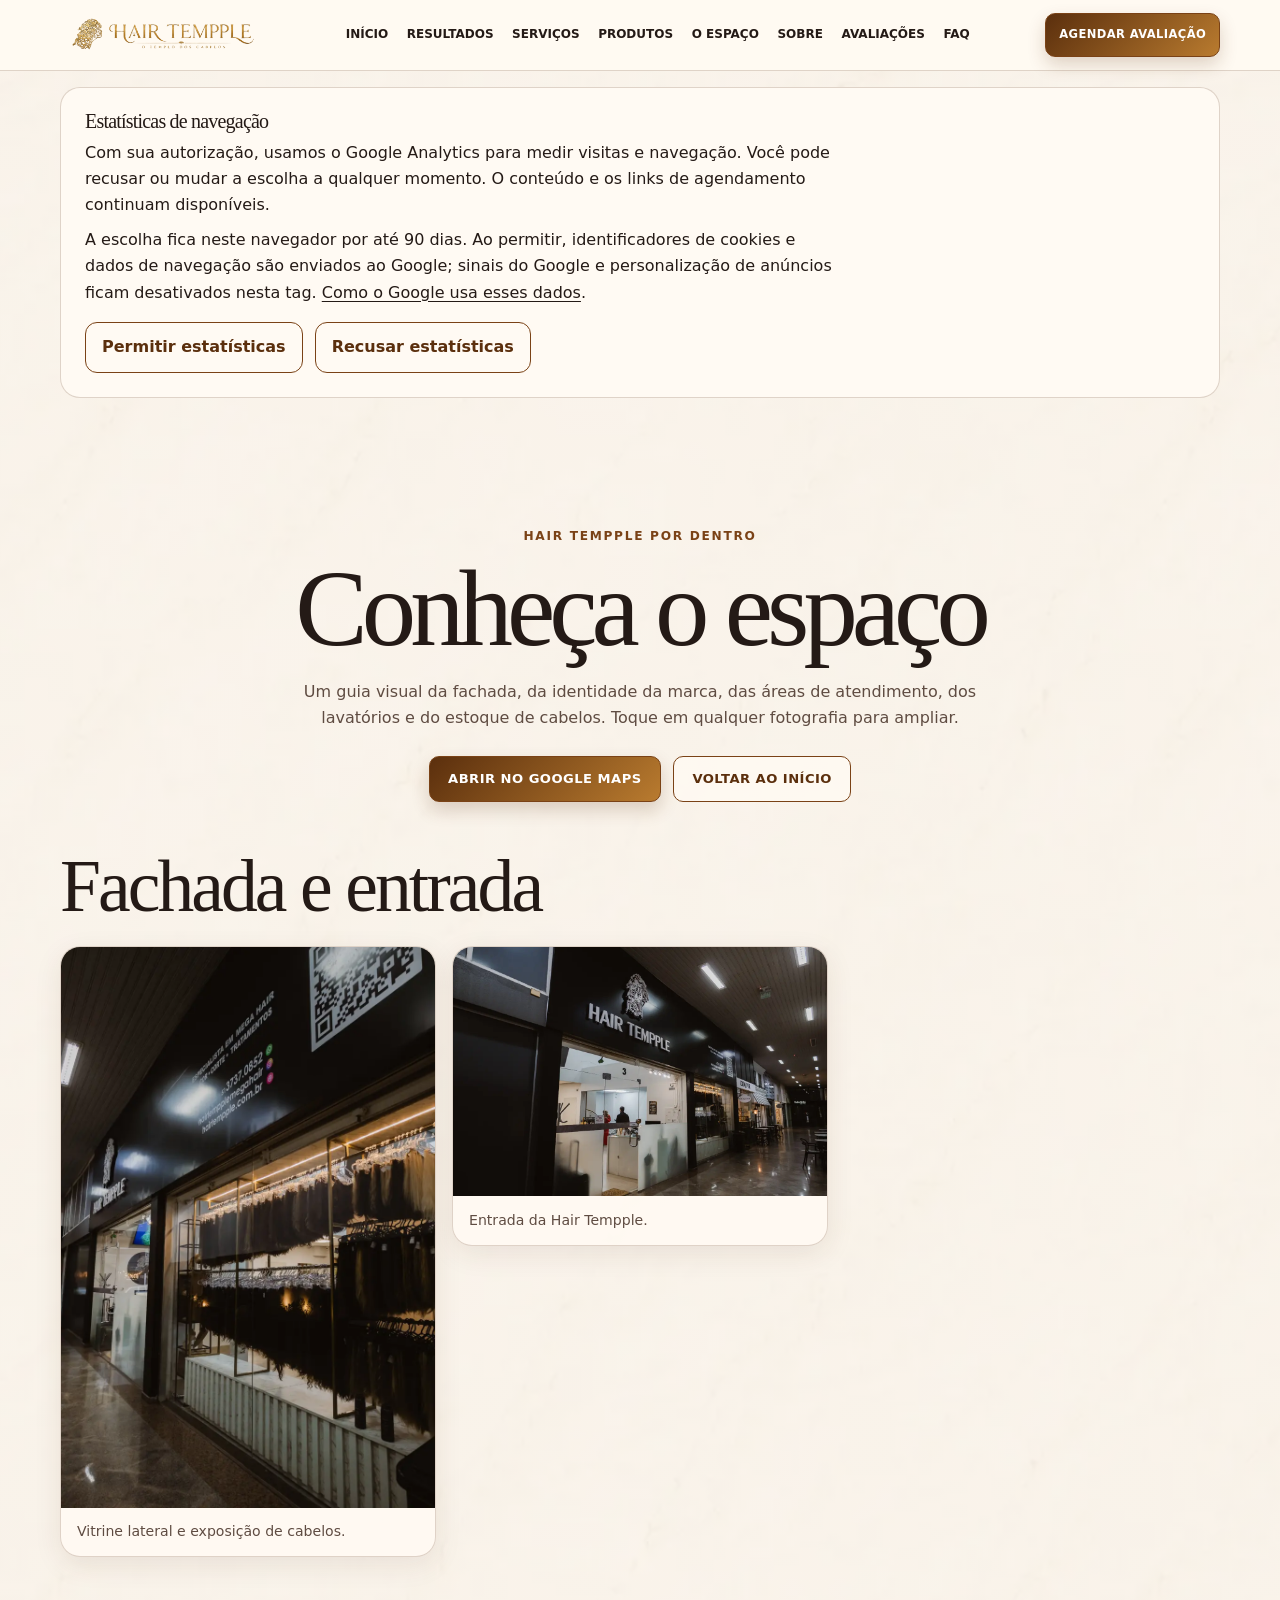
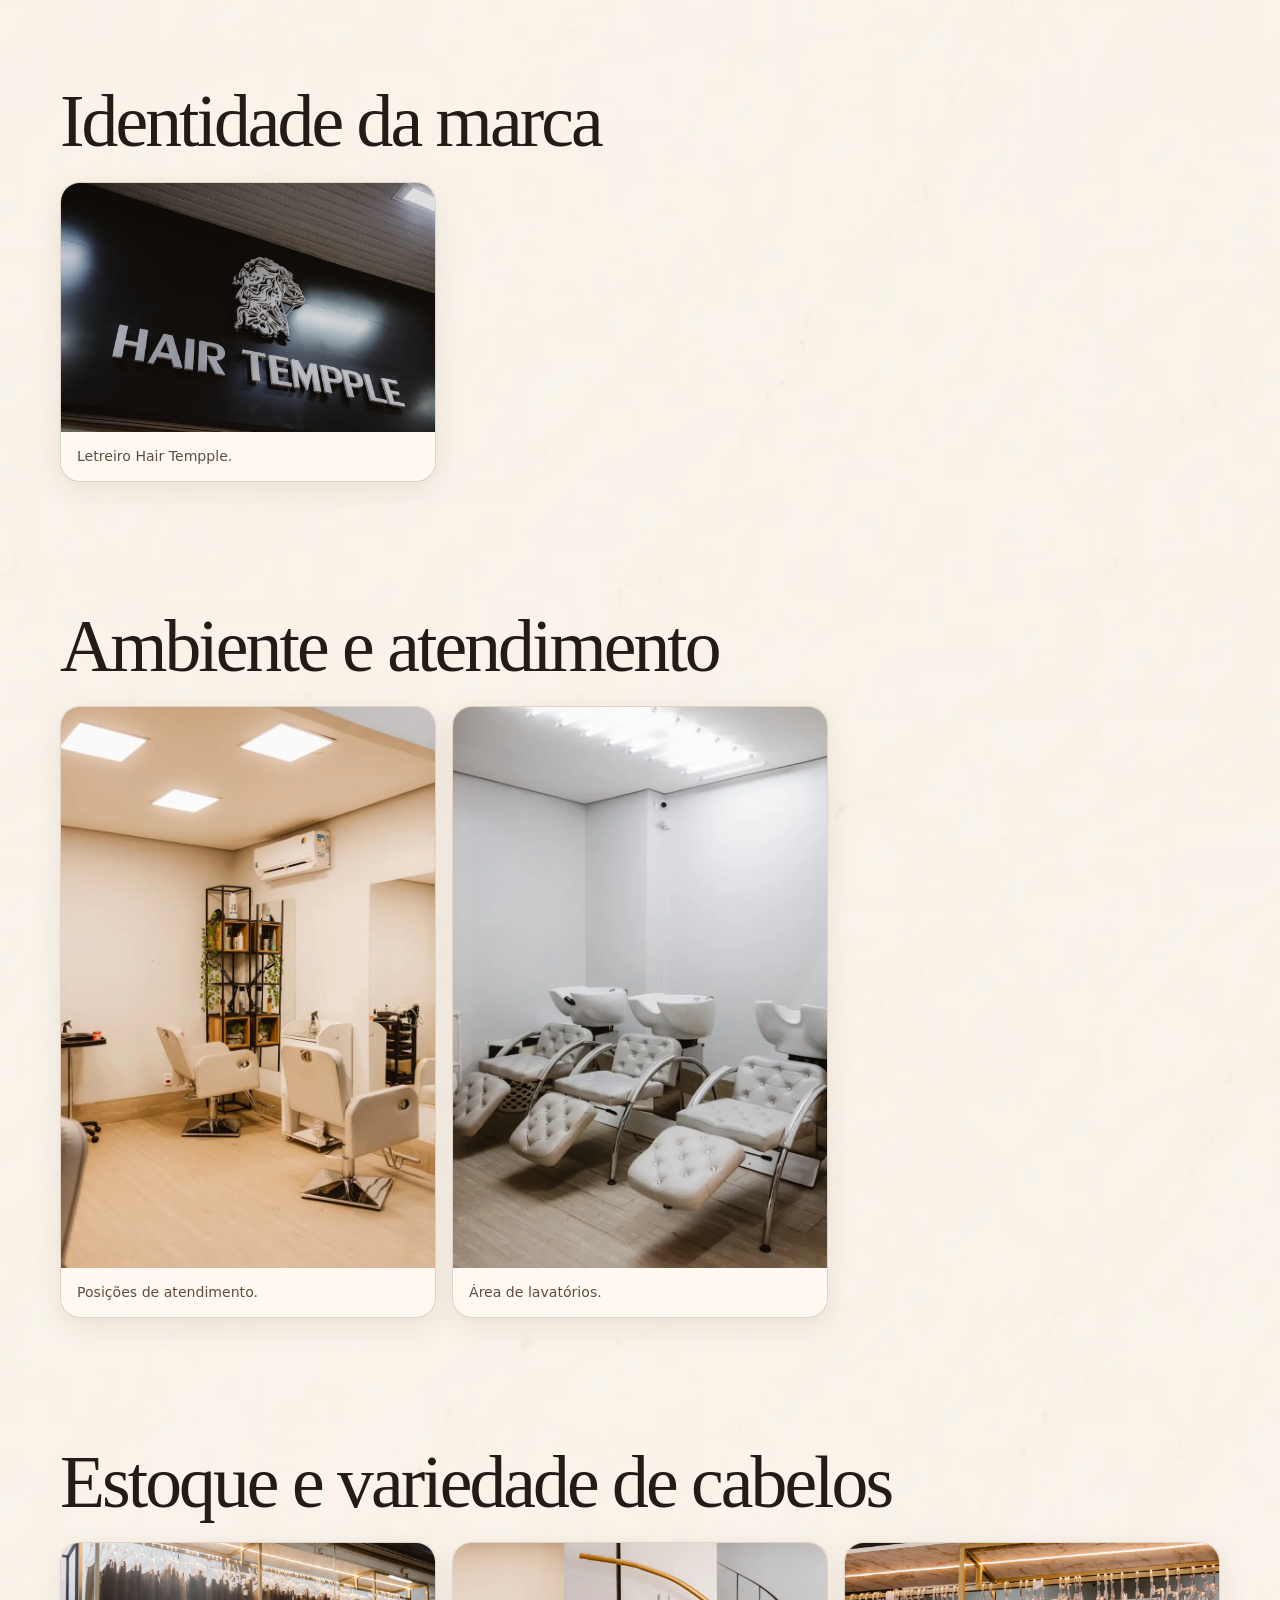
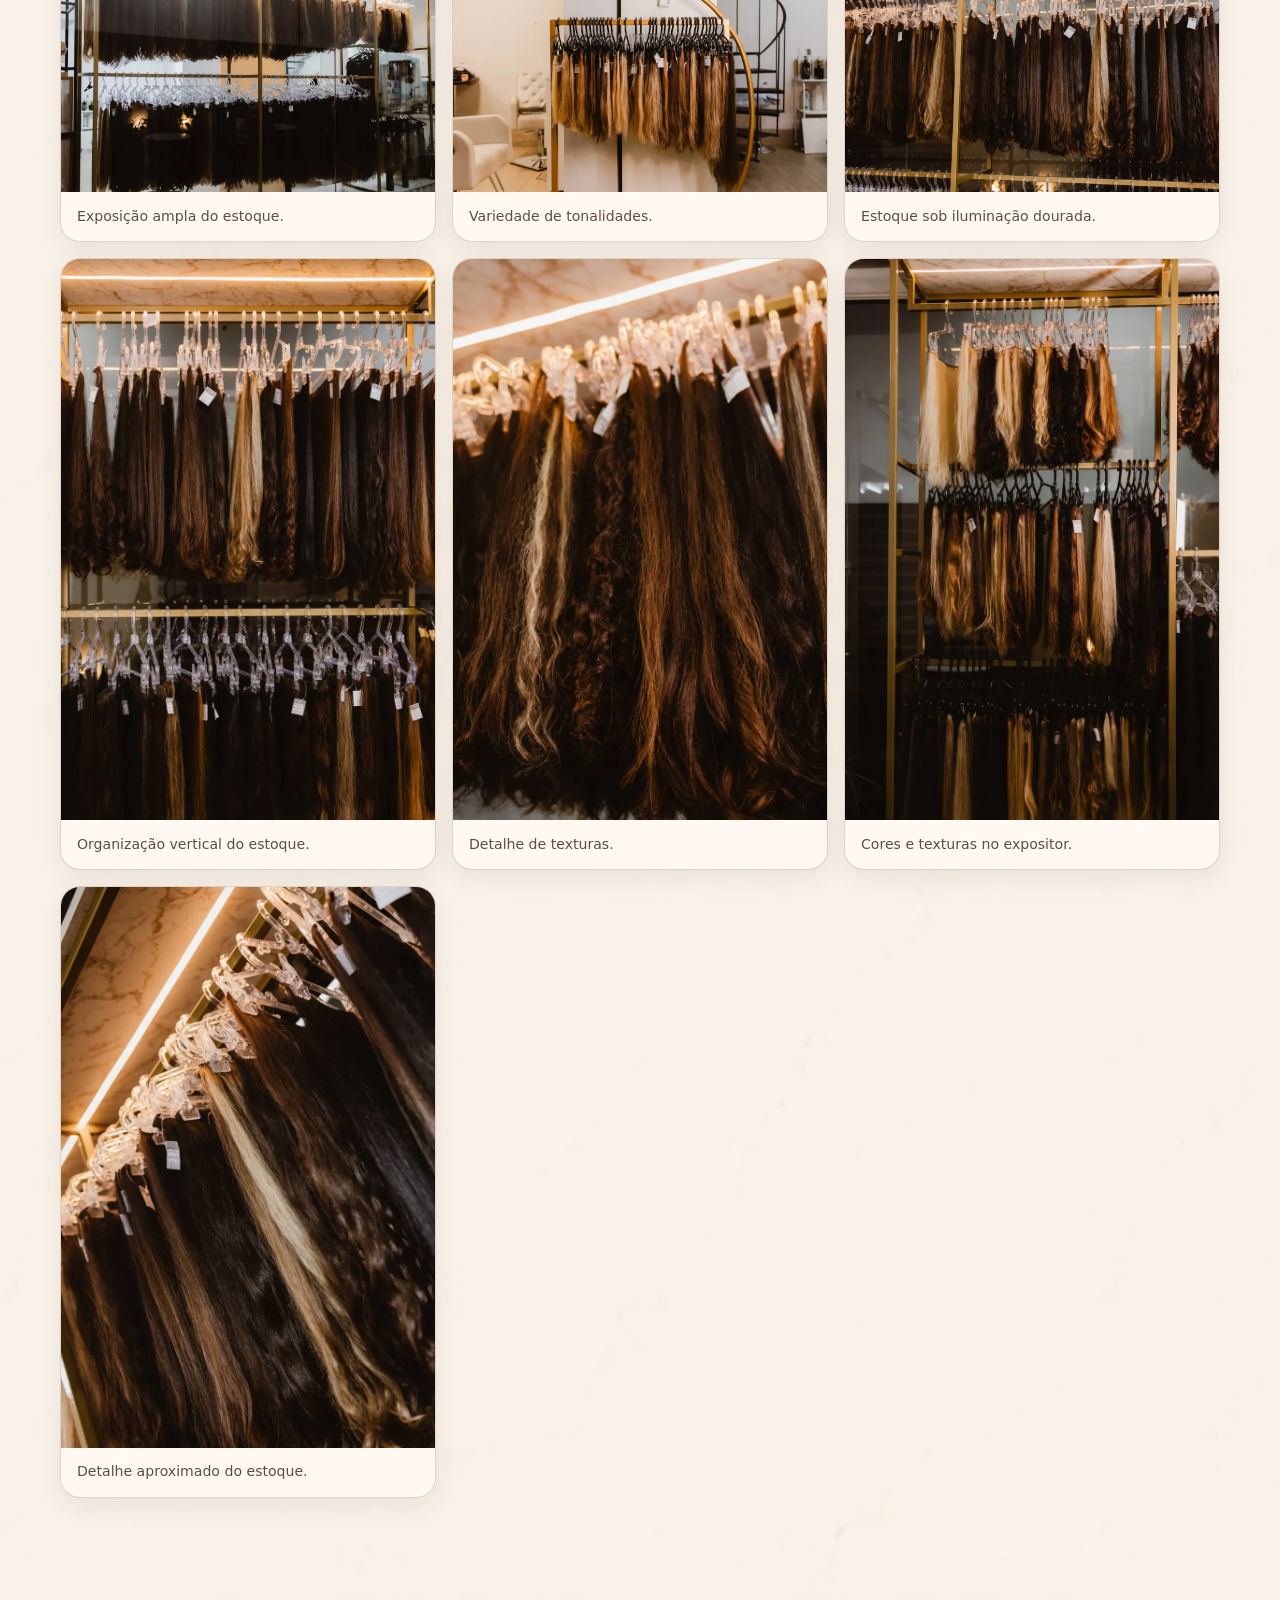
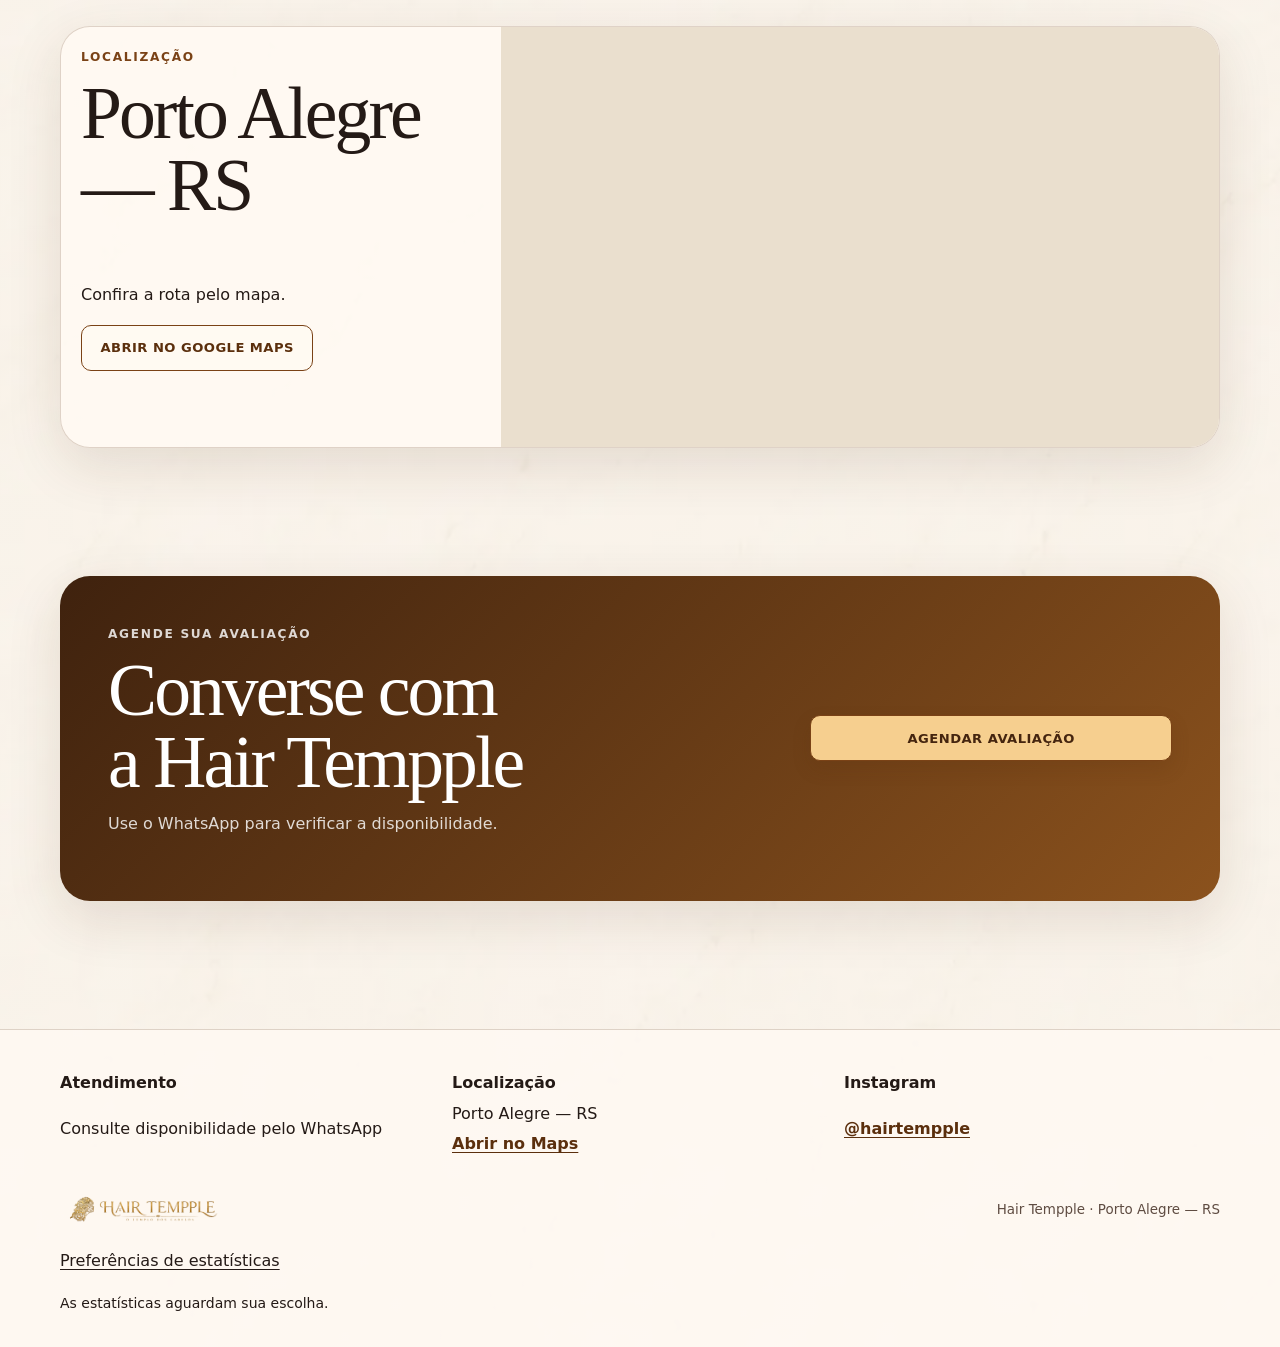
<file: o-espaco/index.html>
<!doctype html>
<html lang="pt-BR">
<head>
  <meta charset="utf-8"><meta name="viewport" content="width=device-width, initial-scale=1"><meta name="theme-color" content="#fbf6ee">
  <meta name="description" content="Conheça o espaço Hair Tempple em Porto Alegre: fachada, identidade, atendimento, lavatórios e estoque de cabelos.">
  <meta property="og:type" content="website"><meta property="og:locale" content="pt_BR"><meta property="og:title" content="O Espaço | Hair Tempple"><meta property="og:description" content="Guia visual completo do espaço Hair Tempple em Porto Alegre."><meta property="og:image" content="../asset/production/espaco-128.webp">
  <title>O Espaço | Hair Tempple em Porto Alegre</title><link rel="icon" href="../favicon.svg" type="image/svg+xml"><link rel="stylesheet" href="../styles.css"><script src="../script.js" defer></script>
  <link rel="stylesheet" href="../analytics-consent.css">
  <script src="../analytics-consent.js" defer></script>
</head>
<body>
  <a class="skip-link" href="#conteudo">Ir para o conteúdo</a>
  <header class="site-header"><div class="site-header__inner container-wide"><button class="icon-button menu-toggle" type="button" aria-label="Abrir menu" aria-controls="site-menu" aria-expanded="false" data-menu-toggle><svg aria-hidden="true" viewBox="0 0 24 24"><path d="M4 7h16M4 12h16M4 17h16"/></svg></button><a class="brand" href="../index.html" aria-label="Hair Tempple — início"><img src="../asset/production/logo-hair-tempple.png" width="1600" height="533" alt="Hair Tempple — O templo dos cabelos"></a><nav class="header-links" aria-label="Navegação principal"><a href="../index.html">Início</a><a href="../index.html#resultados">Resultados</a><a href="../servicos/index.html">Serviços</a><a href="../produtos/index.html">Produtos</a><a href="./index.html" aria-current="page">O Espaço</a><a href="../index.html#especialistas">Sobre</a><a href="../index.html#avaliacoes">Avaliações</a><a href="../faq/index.html">FAQ</a></nav><a class="button button--small header-cta" href="https://wa.me/555137370852?text=Vi%20seu%20perfil%20pelo%20site%20e%20quero%20verificar%20disponibilidade%20de%20hor%C3%A1rio." target="_blank" rel="noopener noreferrer"><span class="header-cta__long">Agendar avaliação</span><span class="header-cta__short">Agendar</span></a></div></header>
  <div class="menu-backdrop" data-menu-backdrop hidden></div><nav class="menu-panel" id="site-menu" aria-label="Menu principal" data-menu hidden><div class="menu-panel__header"><span>Menu</span><button class="icon-button" type="button" aria-label="Fechar menu" data-menu-close>×</button></div><a href="../index.html">Início</a><a href="../index.html#resultados">Resultados</a><a href="../servicos/index.html">Serviços</a><a href="../produtos/index.html">Produtos</a><a href="./index.html" aria-current="page">O Espaço</a><a href="../index.html#especialistas">Especialistas</a><a href="../index.html#avaliacoes">Avaliações</a><a href="../faq/index.html">FAQ</a><a class="button" href="https://wa.me/555137370852?text=Vi%20seu%20perfil%20pelo%20site%20e%20quero%20verificar%20disponibilidade%20de%20hor%C3%A1rio." target="_blank" rel="noopener noreferrer">Agendar avaliação</a></nav>

  <section class="analytics-consent container" aria-labelledby="analytics-title" data-analytics-panel hidden>
    <h2 id="analytics-title" tabindex="-1">Estatísticas de navegação</h2>
    <p>Com sua autorização, usamos o Google Analytics para medir visitas e navegação. Você pode recusar ou mudar a escolha a qualquer momento. O conteúdo e os links de agendamento continuam disponíveis.</p>
    <p>A escolha fica neste navegador por até 90 dias. Ao permitir, identificadores de cookies e dados de navegação são enviados ao Google; sinais do Google e personalização de anúncios ficam desativados nesta tag. <a href="https://policies.google.com/technologies/partner-sites" target="_blank" rel="noopener noreferrer">Como o Google usa esses dados</a>.</p>
    <div class="analytics-consent__actions"><button type="button" data-analytics-accept>Permitir estatísticas</button><button type="button" data-analytics-reject>Recusar estatísticas</button></div>
  </section>

  <main id="conteudo">
    <section class="subpage-hero container"><p class="section-kicker">Hair Tempple por dentro</p><h1>Conheça o espaço</h1><p>Um guia visual da fachada, da identidade da marca, das áreas de atendimento, dos lavatórios e do estoque de cabelos. Toque em qualquer fotografia para ampliar.</p><div class="subpage-actions"><a class="button" href="https://maps.app.goo.gl/GqzgjS5fm6VrcZJ18" target="_blank" rel="noopener noreferrer">Abrir no Google Maps</a><a class="button button--outline" href="../index.html">Voltar ao início</a></div></section>
    <div class="space-guide container">
      <section class="space-guide__group" aria-labelledby="facade-title"><h2 id="facade-title">Fachada e entrada</h2><div class="space-guide__grid">
        <figure><button class="media-zoom" type="button" data-lightbox data-lightbox-src="../asset/production/espaco-127.webp" data-lightbox-alt="Vitrine lateral da Hair Tempple"><img src="../asset/production/espaco-127.webp" width="800" height="1200" alt="Vitrine lateral da Hair Tempple" loading="lazy"></button><figcaption>Vitrine lateral e exposição de cabelos.</figcaption></figure>
        <figure><button class="media-zoom" type="button" data-lightbox data-lightbox-src="../asset/production/espaco-128.webp" data-lightbox-alt="Entrada da Hair Tempple vista pelo corredor"><img src="../asset/production/espaco-128.webp" width="1200" height="800" alt="Entrada da Hair Tempple vista pelo corredor" loading="lazy"></button><figcaption>Entrada da Hair Tempple.</figcaption></figure>
      </div></section>
      <section class="space-guide__group" aria-labelledby="brand-title"><h2 id="brand-title">Identidade da marca</h2><div class="space-guide__grid">
        <figure><button class="media-zoom" type="button" data-lightbox data-lightbox-src="../asset/production/espaco-107.webp" data-lightbox-alt="Letreiro Hair Tempple na fachada"><img src="../asset/production/espaco-107.webp" width="1200" height="800" alt="Letreiro Hair Tempple na fachada" loading="lazy"></button><figcaption>Letreiro Hair Tempple.</figcaption></figure>
      </div></section>
      <section class="space-guide__group" aria-labelledby="interior-title"><h2 id="interior-title">Ambiente e atendimento</h2><div class="space-guide__grid">
        <figure><button class="media-zoom" type="button" data-lightbox data-lightbox-src="../asset/production/espaco-13.webp" data-lightbox-alt="Área interna com cadeiras e espelhos"><img src="../asset/production/espaco-13.webp" width="800" height="1200" alt="Área interna com cadeiras e espelhos" loading="lazy"></button><figcaption>Posições de atendimento.</figcaption></figure>
        <figure><button class="media-zoom" type="button" data-lightbox data-lightbox-src="../asset/production/espaco-2.webp" data-lightbox-alt="Área de lavatórios"><img src="../asset/production/espaco-2.webp" width="800" height="1200" alt="Área de lavatórios" loading="lazy"></button><figcaption>Área de lavatórios.</figcaption></figure>
      </div></section>
      <section class="space-guide__group" aria-labelledby="stock-title"><h2 id="stock-title">Estoque e variedade de cabelos</h2><div class="space-guide__grid">
        <figure><button class="media-zoom" type="button" data-lightbox data-lightbox-src="../asset/production/espaco-104.webp" data-lightbox-alt="Exposição ampla de cabelos em estruturas douradas"><img src="../asset/production/espaco-104.webp" width="1200" height="800" alt="Exposição ampla de cabelos em estruturas douradas" loading="lazy"></button><figcaption>Exposição ampla do estoque.</figcaption></figure>
        <figure><button class="media-zoom" type="button" data-lightbox data-lightbox-src="../asset/production/espaco-12.webp" data-lightbox-alt="Cabelos de diferentes tonalidades em expositor interno"><img src="../asset/production/espaco-12.webp" width="1200" height="800" alt="Cabelos de diferentes tonalidades em expositor interno" loading="lazy"></button><figcaption>Variedade de tonalidades.</figcaption></figure>
        <figure><button class="media-zoom" type="button" data-lightbox data-lightbox-src="../asset/production/espaco-8.webp" data-lightbox-alt="Estoque completo sob iluminação dourada"><img src="../asset/production/espaco-8.webp" width="1200" height="800" alt="Estoque completo sob iluminação dourada" loading="lazy"></button><figcaption>Estoque sob iluminação dourada.</figcaption></figure>
        <figure><button class="media-zoom" type="button" data-lightbox data-lightbox-src="../asset/production/espaco-7.webp" data-lightbox-alt="Cabelos longos organizados verticalmente"><img src="../asset/production/espaco-7.webp" width="800" height="1200" alt="Cabelos longos organizados verticalmente" loading="lazy"></button><figcaption>Organização vertical do estoque.</figcaption></figure>
        <figure><button class="media-zoom" type="button" data-lightbox data-lightbox-src="../asset/production/espaco-9.webp" data-lightbox-alt="Detalhe de diferentes texturas de cabelos"><img src="../asset/production/espaco-9.webp" width="800" height="1200" alt="Detalhe de diferentes texturas de cabelos" loading="lazy"></button><figcaption>Detalhe de texturas.</figcaption></figure>
        <figure><button class="media-zoom" type="button" data-lightbox data-lightbox-src="../asset/production/espaco-10.webp" data-lightbox-alt="Expositor com cabelos lisos e ondulados"><img src="../asset/production/espaco-10.webp" width="800" height="1200" alt="Expositor com cabelos lisos e ondulados" loading="lazy"></button><figcaption>Cores e texturas no expositor.</figcaption></figure>
        <figure><button class="media-zoom" type="button" data-lightbox data-lightbox-src="../asset/production/espaco-1.webp" data-lightbox-alt="Detalhe aproximado dos cabelos no estoque"><img src="../asset/production/espaco-1.webp" width="800" height="1200" alt="Detalhe aproximado dos cabelos no estoque" loading="lazy"></button><figcaption>Detalhe aproximado do estoque.</figcaption></figure>
      </div></section>
      <section class="map-card" aria-labelledby="space-map-title"><div class="map-card__content"><p class="section-kicker">Localização</p><h2 id="space-map-title">Porto Alegre — RS</h2><p>Confira a rota pelo mapa.</p><a class="button button--outline" href="https://maps.app.goo.gl/GqzgjS5fm6VrcZJ18" target="_blank" rel="noopener noreferrer">Abrir no Google Maps</a></div><div class="map-frame"><iframe src="https://www.google.com/maps/embed?pb=!1m14!1m8!1m3!1d4201.092107631351!2d-51.205158!3d-30.0244849!3m2!1i1024!2i768!4f13.1!3m3!1m2!1s0x951979c3c6661239%3A0x44af9eeb5e60daf1!2sHair%20Tempple%20Mega%20Hair!5e1!3m2!1spt-BR!2sbr!4v1787272339034!5m2!1spt-BR!2sbr" title="Mapa da Hair Tempple em Porto Alegre" allowfullscreen loading="lazy" referrerpolicy="strict-origin-when-cross-origin"></iframe></div></section>
      <section class="final-cta"><div><p class="section-kicker">Agende sua avaliação</p><h2>Converse com a Hair Tempple</h2><p>Use o WhatsApp para verificar a disponibilidade.</p></div><a class="button" href="https://wa.me/555137370852?text=Vi%20seu%20perfil%20pelo%20site%20e%20quero%20verificar%20disponibilidade%20de%20hor%C3%A1rio." target="_blank" rel="noopener noreferrer">Agendar avaliação</a></section>
    </div>
  </main>
  <footer class="site-footer"><div class="container"><div class="site-footer__grid"><div><strong>Atendimento</strong><span>Consulte disponibilidade pelo WhatsApp</span></div><div><strong>Localização</strong><span>Porto Alegre — RS</span><a href="https://maps.app.goo.gl/GqzgjS5fm6VrcZJ18" target="_blank" rel="noopener noreferrer">Abrir no Maps</a></div><div><strong>Instagram</strong><a href="https://www.instagram.com/hairtempple/" target="_blank" rel="noopener noreferrer">@hairtempple</a></div></div><div class="site-footer__bottom"><img src="../asset/production/logo-hair-tempple.png" width="1600" height="533" alt="Hair Tempple"><p>Hair Tempple · Porto Alegre — RS</p></div></div><div class="container"><button class="analytics-preferences" type="button" aria-controls="analytics-title" data-analytics-preferences>Preferências de estatísticas</button><p class="analytics-status" role="status" data-analytics-status>As estatísticas aguardam sua escolha.</p></div></footer>
  <dialog class="lightbox" data-lightbox-dialog aria-label="Visualizador de fotografias"><button class="icon-button lightbox__close" type="button" aria-label="Fechar fotografia" data-lightbox-close>×</button><button class="icon-button lightbox__nav" type="button" aria-label="Fotografia anterior" data-lightbox-prev>‹</button><div class="lightbox__stage"><img data-lightbox-image src="[data-uri]" alt=""></div><button class="icon-button lightbox__nav lightbox__nav--next" type="button" aria-label="Próxima fotografia" data-lightbox-next>›</button><div class="lightbox__meta"><span data-lightbox-caption></span><span data-lightbox-counter></span></div></dialog>
</body>
</html>
</file>
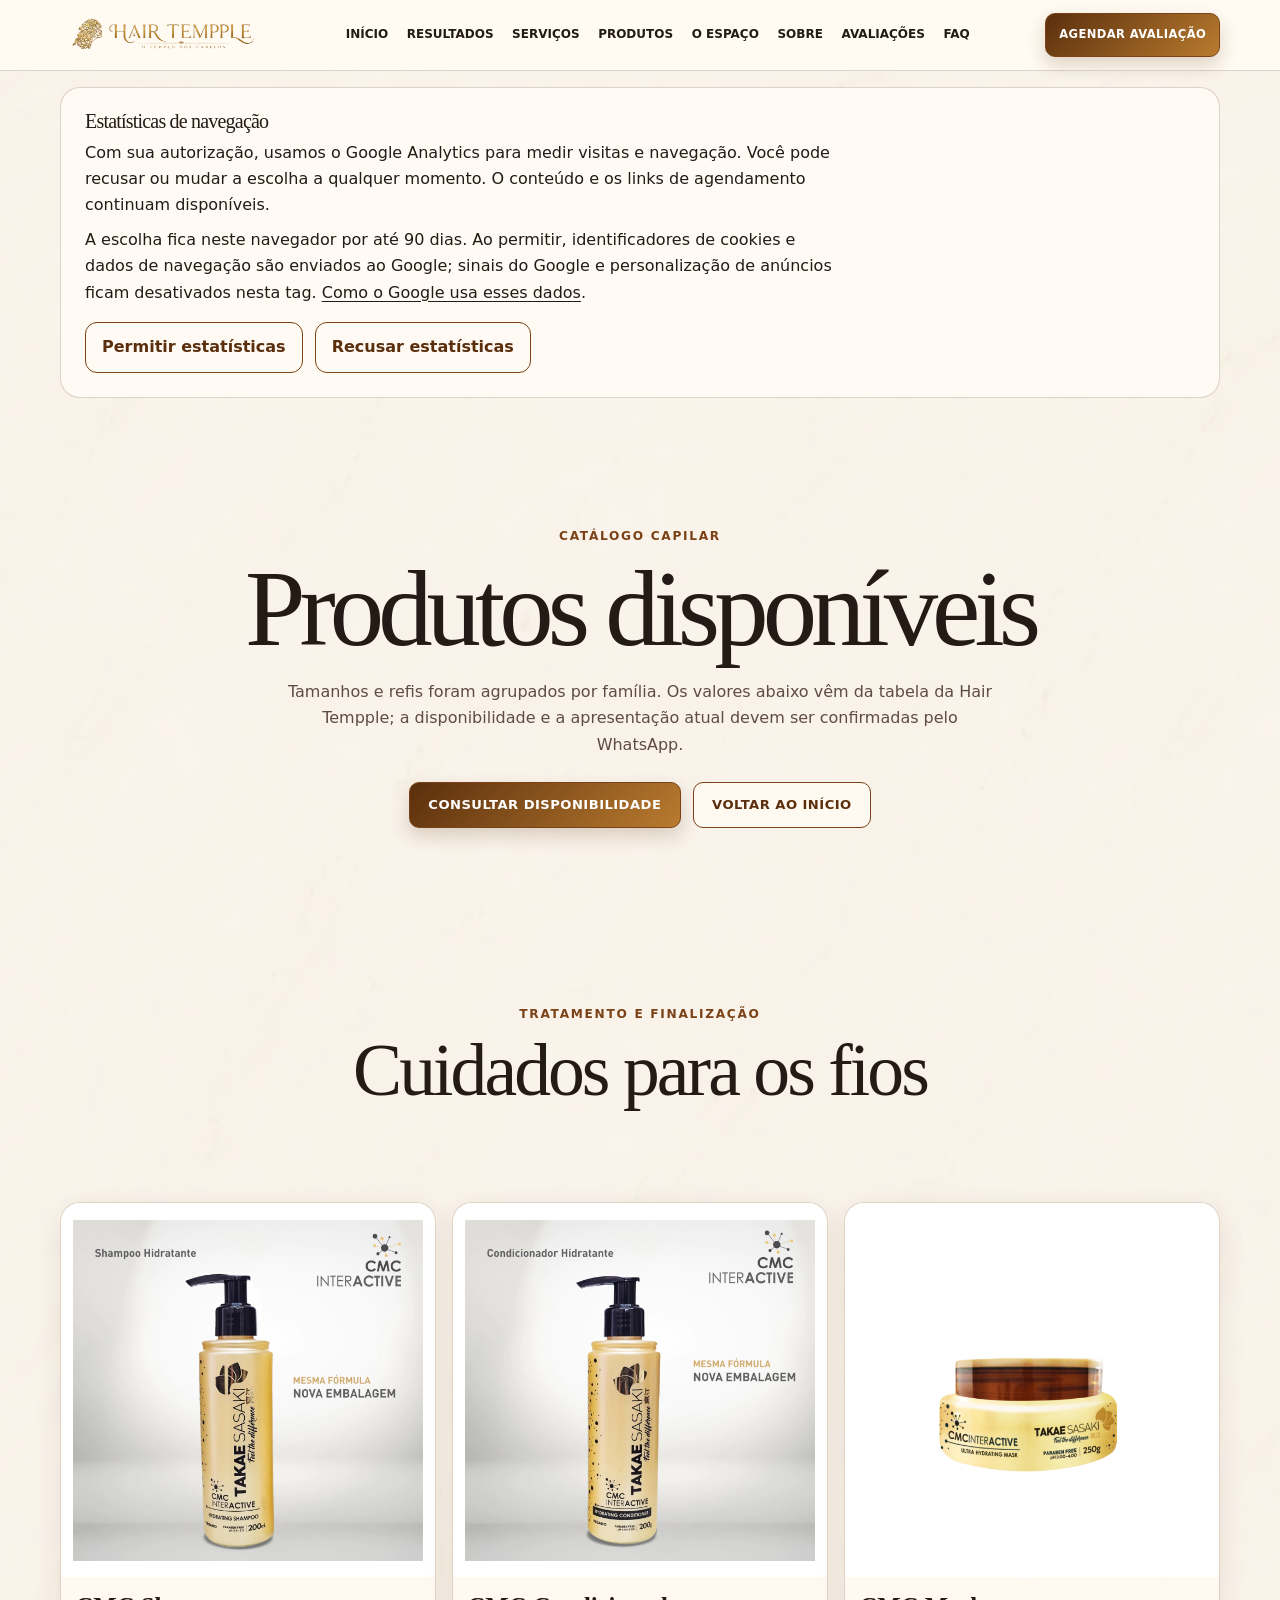
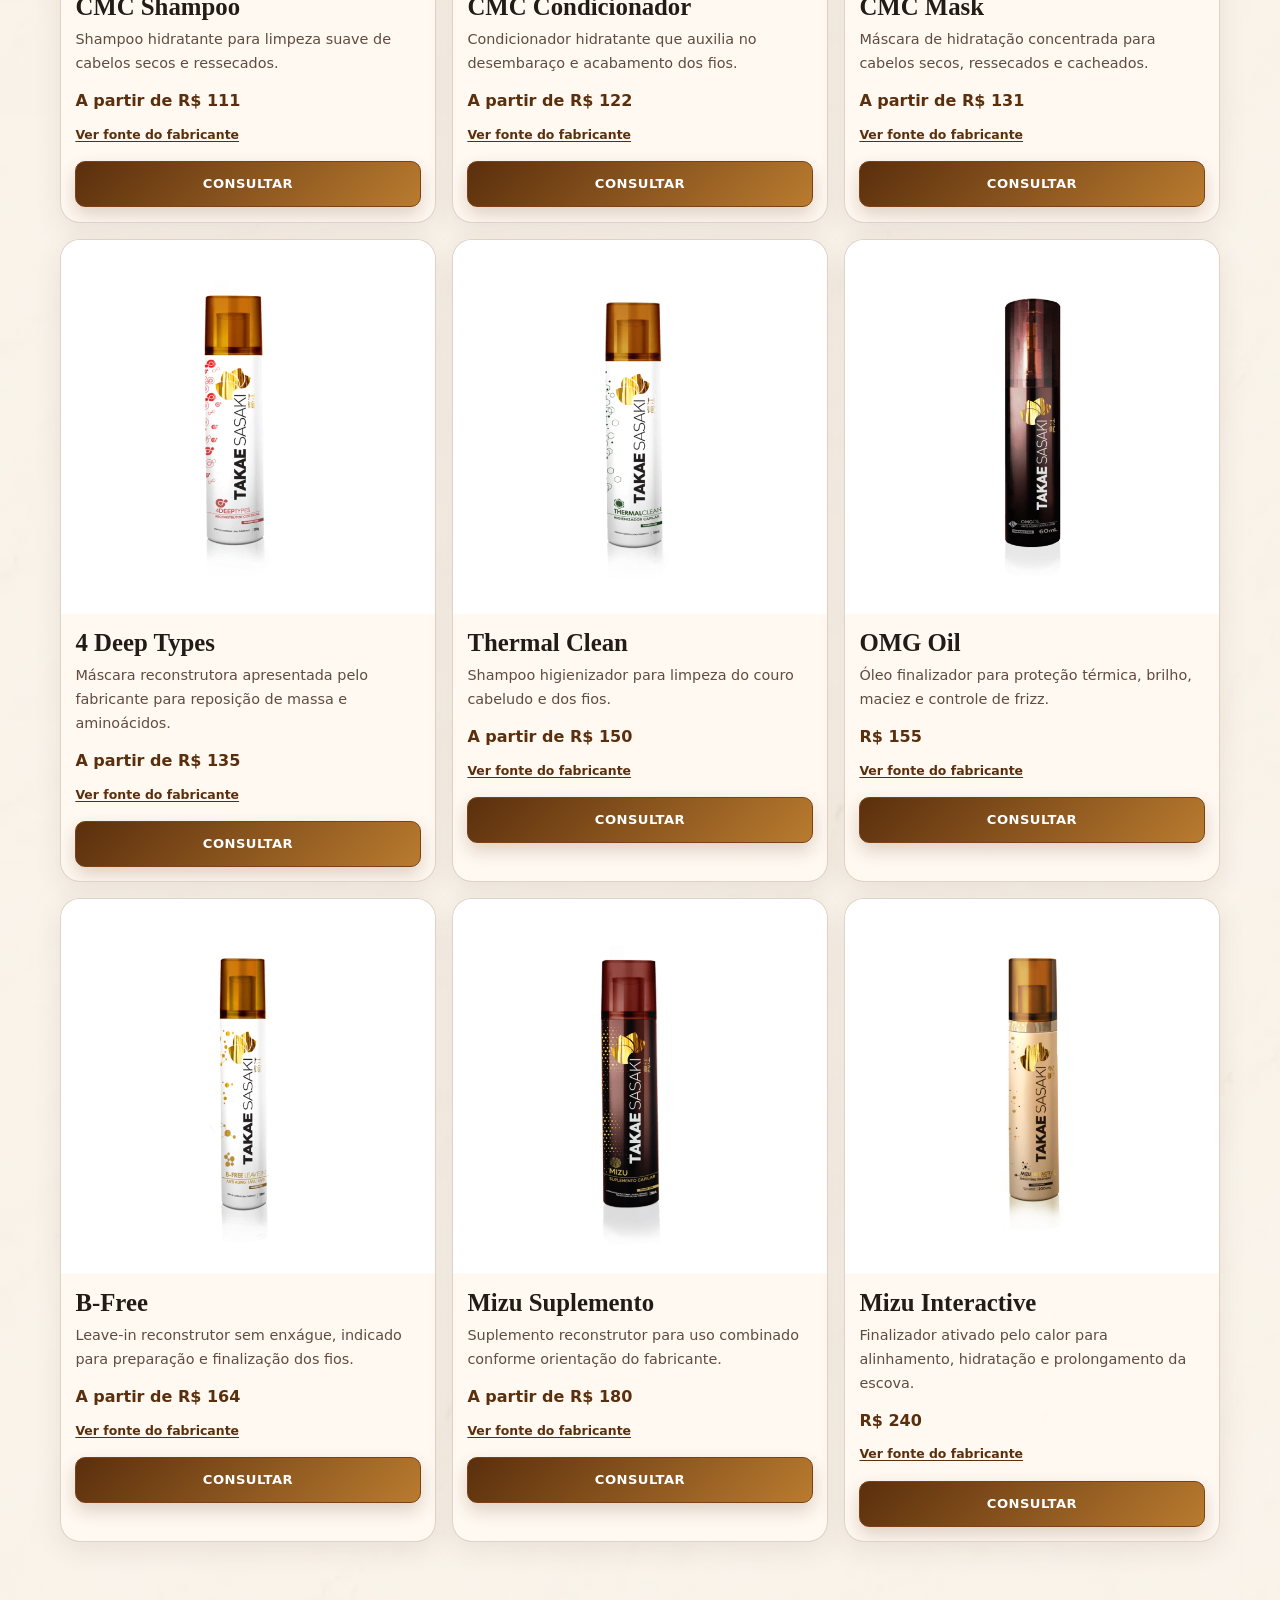
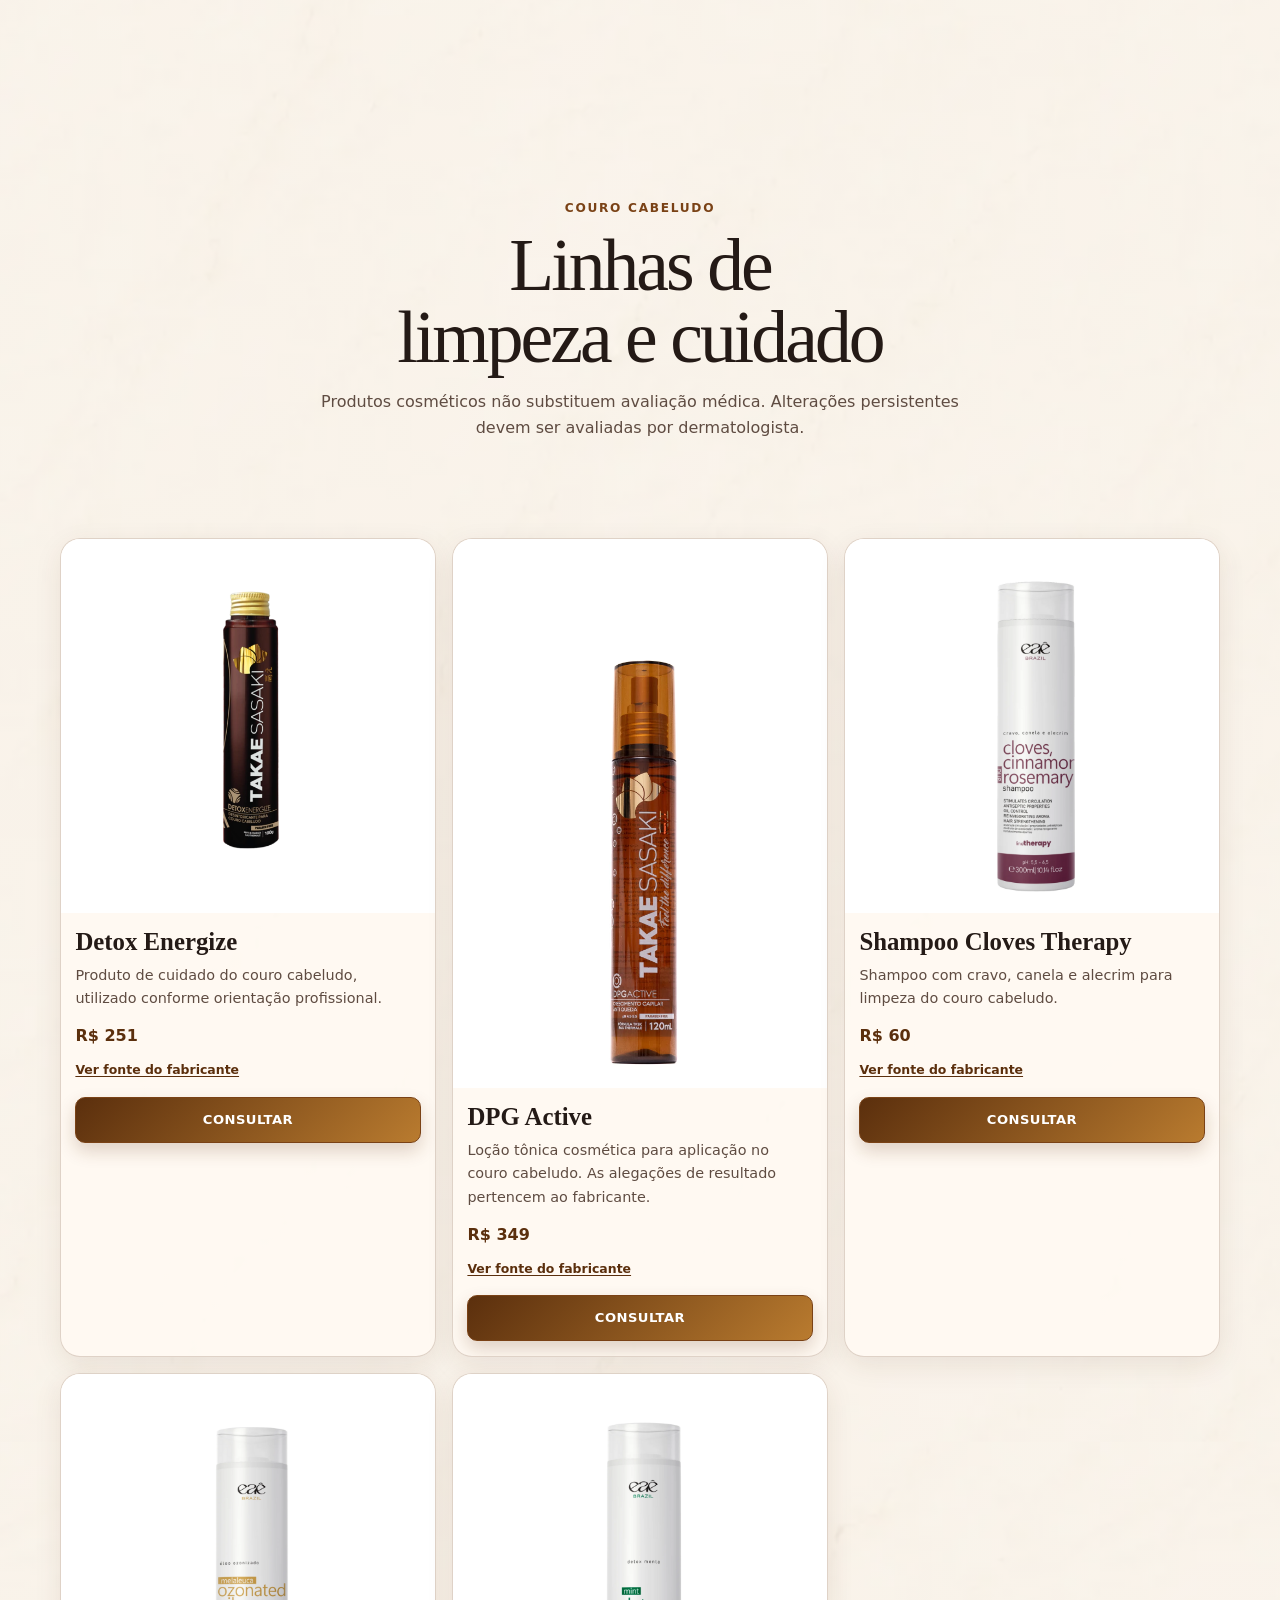
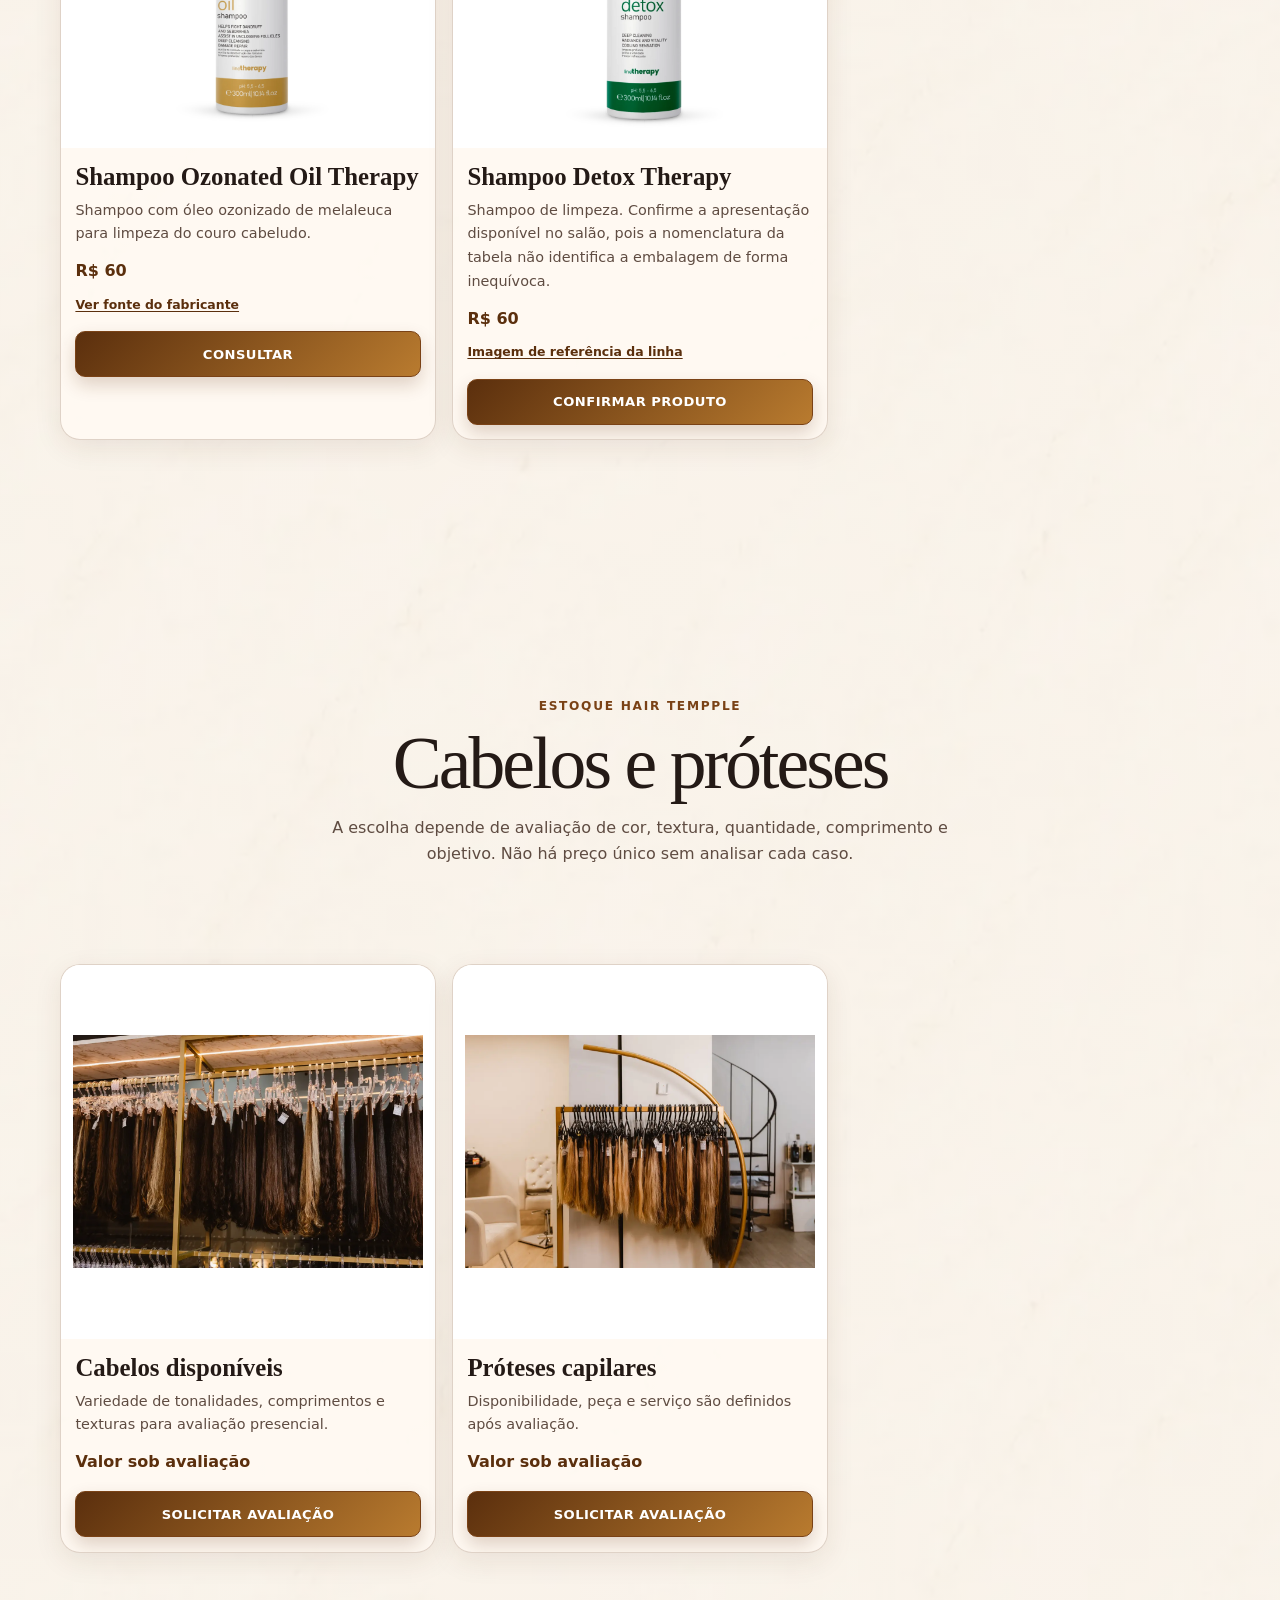
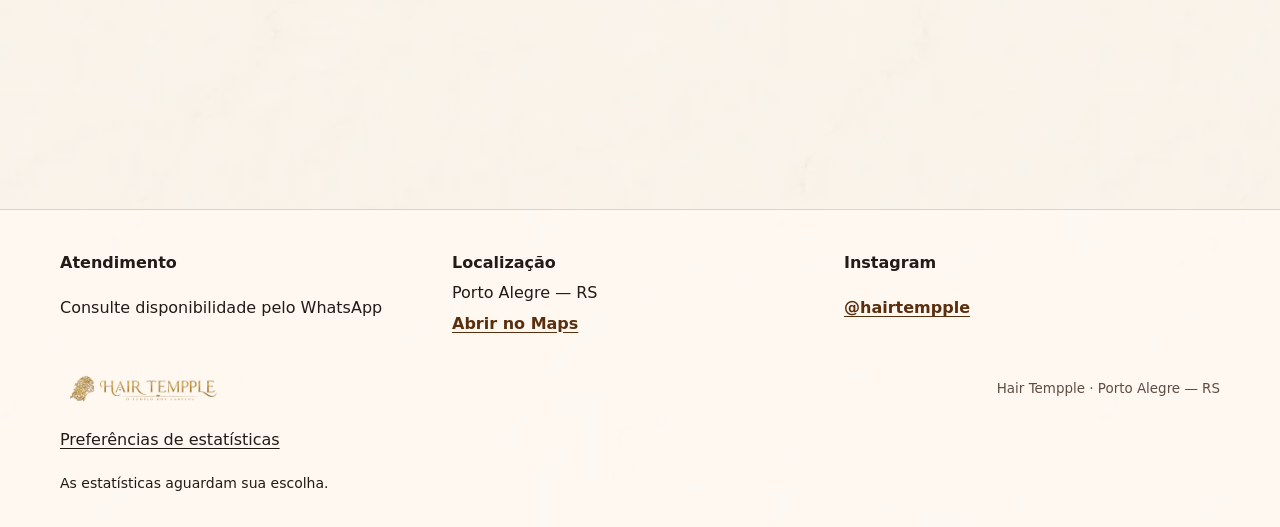
<file: produtos/index.html>
<!doctype html>
<html lang="pt-BR">
<head>
  <meta charset="utf-8"><meta name="viewport" content="width=device-width, initial-scale=1"><meta name="theme-color" content="#fbf6ee">
  <meta name="description" content="Produtos capilares disponíveis na Hair Tempple em Porto Alegre: linhas Takae Sasaki, shampoos de cuidado e estoque de cabelos.">
  <meta property="og:type" content="website"><meta property="og:locale" content="pt_BR"><meta property="og:title" content="Produtos | Hair Tempple"><meta property="og:description" content="Catálogo de produtos capilares com preços confirmados pela Hair Tempple."><meta property="og:image" content="../asset/production/products/cmc-shampoo.webp">
  <title>Produtos | Hair Tempple em Porto Alegre</title><link rel="icon" href="../favicon.svg" type="image/svg+xml"><link rel="stylesheet" href="../styles.css"><script src="../script.js" defer></script>
  <link rel="stylesheet" href="../analytics-consent.css">
  <script src="../analytics-consent.js" defer></script>
</head>
<body>
  <a class="skip-link" href="#conteudo">Ir para o conteúdo</a>
  <header class="site-header"><div class="site-header__inner container-wide"><button class="icon-button menu-toggle" type="button" aria-label="Abrir menu" aria-controls="site-menu" aria-expanded="false" data-menu-toggle><svg aria-hidden="true" viewBox="0 0 24 24"><path d="M4 7h16M4 12h16M4 17h16"/></svg></button><a class="brand" href="../index.html" aria-label="Hair Tempple — início"><img src="../asset/production/logo-hair-tempple.png" width="1600" height="533" alt="Hair Tempple — O templo dos cabelos"></a><nav class="header-links" aria-label="Navegação principal"><a href="../index.html">Início</a><a href="../index.html#resultados">Resultados</a><a href="../servicos/index.html">Serviços</a><a href="./index.html" aria-current="page">Produtos</a><a href="../o-espaco/index.html">O Espaço</a><a href="../index.html#especialistas">Sobre</a><a href="../index.html#avaliacoes">Avaliações</a><a href="../faq/index.html">FAQ</a></nav><a class="button button--small header-cta" href="https://wa.me/555137370852?text=Vi%20seu%20perfil%20pelo%20site%20e%20quero%20verificar%20disponibilidade%20de%20hor%C3%A1rio." target="_blank" rel="noopener noreferrer"><span class="header-cta__long">Agendar avaliação</span><span class="header-cta__short">Agendar</span></a></div></header>
  <div class="menu-backdrop" data-menu-backdrop hidden></div><nav class="menu-panel" id="site-menu" aria-label="Menu principal" data-menu hidden><div class="menu-panel__header"><span>Menu</span><button class="icon-button" type="button" aria-label="Fechar menu" data-menu-close>×</button></div><a href="../index.html">Início</a><a href="../index.html#resultados">Resultados</a><a href="../servicos/index.html">Serviços</a><a href="./index.html" aria-current="page">Produtos</a><a href="../o-espaco/index.html">O Espaço</a><a href="../index.html#especialistas">Especialistas</a><a href="../index.html#avaliacoes">Avaliações</a><a href="../faq/index.html">FAQ</a><a class="button" href="https://wa.me/555137370852?text=Vi%20seu%20perfil%20pelo%20site%20e%20quero%20verificar%20disponibilidade%20de%20hor%C3%A1rio." target="_blank" rel="noopener noreferrer">Agendar avaliação</a></nav>

  <section class="analytics-consent container" aria-labelledby="analytics-title" data-analytics-panel hidden>
    <h2 id="analytics-title" tabindex="-1">Estatísticas de navegação</h2>
    <p>Com sua autorização, usamos o Google Analytics para medir visitas e navegação. Você pode recusar ou mudar a escolha a qualquer momento. O conteúdo e os links de agendamento continuam disponíveis.</p>
    <p>A escolha fica neste navegador por até 90 dias. Ao permitir, identificadores de cookies e dados de navegação são enviados ao Google; sinais do Google e personalização de anúncios ficam desativados nesta tag. <a href="https://policies.google.com/technologies/partner-sites" target="_blank" rel="noopener noreferrer">Como o Google usa esses dados</a>.</p>
    <div class="analytics-consent__actions"><button type="button" data-analytics-accept>Permitir estatísticas</button><button type="button" data-analytics-reject>Recusar estatísticas</button></div>
  </section>

  <main id="conteudo">
    <section class="subpage-hero container"><p class="section-kicker">Catálogo capilar</p><h1>Produtos disponíveis</h1><p>Tamanhos e refis foram agrupados por família. Os valores abaixo vêm da tabela da Hair Tempple; a disponibilidade e a apresentação atual devem ser confirmadas pelo WhatsApp.</p><div class="subpage-actions"><a class="button" href="https://wa.me/555137370852?text=Vi%20seu%20perfil%20pelo%20site%20e%20quero%20verificar%20disponibilidade%20de%20hor%C3%A1rio." target="_blank" rel="noopener noreferrer">Consultar disponibilidade</a><a class="button button--outline" href="../index.html">Voltar ao início</a></div></section>

    <section class="section container catalog-sections" aria-labelledby="care-title">
      <header class="section-heading"><p class="section-kicker">Tratamento e finalização</p><h2 id="care-title">Cuidados para os fios</h2></header>
      <div class="catalog-grid">
        <article class="product-card"><button class="media-zoom" type="button" data-lightbox data-lightbox-src="../asset/production/products/cmc-shampoo.webp" data-lightbox-alt="CMC Shampoo Takae Sasaki"><img src="../asset/production/products/cmc-shampoo.webp" width="640" height="623" alt="CMC Shampoo Takae Sasaki" loading="lazy"></button><div class="product-card__body"><h3>CMC Shampoo</h3><p>Shampoo hidratante para limpeza suave de cabelos secos e ressecados.</p><span class="price">A partir de R$ 111</span><a class="source-link" href="https://tksk.com.br/produtos/shampoo-hidratante-cmc-interactive-200ml-nova-embalagem/" target="_blank" rel="noopener noreferrer">Ver fonte do fabricante</a><a class="button" href="https://wa.me/555137370852?text=Vi%20seu%20perfil%20pelo%20site%20e%20quero%20verificar%20disponibilidade%20de%20hor%C3%A1rio." target="_blank" rel="noopener noreferrer">Consultar</a></div></article>
        <article class="product-card"><button class="media-zoom" type="button" data-lightbox data-lightbox-src="../asset/production/products/cmc-condicionador.webp" data-lightbox-alt="CMC Condicionador Takae Sasaki"><img src="../asset/production/products/cmc-condicionador.webp" width="640" height="623" alt="CMC Condicionador Takae Sasaki" loading="lazy"></button><div class="product-card__body"><h3>CMC Condicionador</h3><p>Condicionador hidratante que auxilia no desembaraço e acabamento dos fios.</p><span class="price">A partir de R$ 122</span><a class="source-link" href="https://tksk.com.br/produtos/condicionador-hidratante-cmc-interactive-200g-nova-embalagem/" target="_blank" rel="noopener noreferrer">Ver fonte do fabricante</a><a class="button" href="https://wa.me/555137370852?text=Vi%20seu%20perfil%20pelo%20site%20e%20quero%20verificar%20disponibilidade%20de%20hor%C3%A1rio." target="_blank" rel="noopener noreferrer">Consultar</a></div></article>
        <article class="product-card"><button class="media-zoom" type="button" data-lightbox data-lightbox-src="../asset/production/products/cmc-mask.webp" data-lightbox-alt="CMC Mask Takae Sasaki"><img src="../asset/production/products/cmc-mask.webp" width="640" height="640" alt="CMC Mask Takae Sasaki" loading="lazy"></button><div class="product-card__body"><h3>CMC Mask</h3><p>Máscara de hidratação concentrada para cabelos secos, ressecados e cacheados.</p><span class="price">A partir de R$ 131</span><a class="source-link" href="https://tksk.com.br/produtos/mascara-ultra-hidratante-cmc-interactive-250g/" target="_blank" rel="noopener noreferrer">Ver fonte do fabricante</a><a class="button" href="https://wa.me/555137370852?text=Vi%20seu%20perfil%20pelo%20site%20e%20quero%20verificar%20disponibilidade%20de%20hor%C3%A1rio." target="_blank" rel="noopener noreferrer">Consultar</a></div></article>
        <article class="product-card"><button class="media-zoom" type="button" data-lightbox data-lightbox-src="../asset/production/products/4-deep-types.webp" data-lightbox-alt="4 Deep Types Takae Sasaki"><img src="../asset/production/products/4-deep-types.webp" width="640" height="640" alt="4 Deep Types Takae Sasaki" loading="lazy"></button><div class="product-card__body"><h3>4 Deep Types</h3><p>Máscara reconstrutora apresentada pelo fabricante para reposição de massa e aminoácidos.</p><span class="price">A partir de R$ 135</span><a class="source-link" href="https://tksk.com.br/produtos/reconstrutor-4-deep-types-200g/" target="_blank" rel="noopener noreferrer">Ver fonte do fabricante</a><a class="button" href="https://wa.me/555137370852?text=Vi%20seu%20perfil%20pelo%20site%20e%20quero%20verificar%20disponibilidade%20de%20hor%C3%A1rio." target="_blank" rel="noopener noreferrer">Consultar</a></div></article>
        <article class="product-card"><button class="media-zoom" type="button" data-lightbox data-lightbox-src="../asset/production/products/thermal-clean.webp" data-lightbox-alt="Thermal Clean Takae Sasaki"><img src="../asset/production/products/thermal-clean.webp" width="640" height="640" alt="Thermal Clean Takae Sasaki" loading="lazy"></button><div class="product-card__body"><h3>Thermal Clean</h3><p>Shampoo higienizador para limpeza do couro cabeludo e dos fios.</p><span class="price">A partir de R$ 150</span><a class="source-link" href="https://tksk.com.br/produtos/thermal-clean-200ml/" target="_blank" rel="noopener noreferrer">Ver fonte do fabricante</a><a class="button" href="https://wa.me/555137370852?text=Vi%20seu%20perfil%20pelo%20site%20e%20quero%20verificar%20disponibilidade%20de%20hor%C3%A1rio." target="_blank" rel="noopener noreferrer">Consultar</a></div></article>
        <article class="product-card"><button class="media-zoom" type="button" data-lightbox data-lightbox-src="../asset/production/products/omg-oil.webp" data-lightbox-alt="OMG Oil Takae Sasaki"><img src="../asset/production/products/omg-oil.webp" width="640" height="640" alt="OMG Oil Takae Sasaki" loading="lazy"></button><div class="product-card__body"><h3>OMG Oil</h3><p>Óleo finalizador para proteção térmica, brilho, maciez e controle de frizz.</p><span class="price">R$ 155</span><a class="source-link" href="https://tksk.com.br/produtos/oleo-finalizador-anti-aging-omg-oil-60ml/" target="_blank" rel="noopener noreferrer">Ver fonte do fabricante</a><a class="button" href="https://wa.me/555137370852?text=Vi%20seu%20perfil%20pelo%20site%20e%20quero%20verificar%20disponibilidade%20de%20hor%C3%A1rio." target="_blank" rel="noopener noreferrer">Consultar</a></div></article>
        <article class="product-card"><button class="media-zoom" type="button" data-lightbox data-lightbox-src="../asset/production/products/b-free.webp" data-lightbox-alt="B-Free Takae Sasaki"><img src="../asset/production/products/b-free.webp" width="640" height="640" alt="B-Free Takae Sasaki" loading="lazy"></button><div class="product-card__body"><h3>B-Free</h3><p>Leave-in reconstrutor sem enxágue, indicado para preparação e finalização dos fios.</p><span class="price">A partir de R$ 164</span><a class="source-link" href="https://tksk.com.br/produtos/leave-in-reconstrutor-b-free-100g/" target="_blank" rel="noopener noreferrer">Ver fonte do fabricante</a><a class="button" href="https://wa.me/555137370852?text=Vi%20seu%20perfil%20pelo%20site%20e%20quero%20verificar%20disponibilidade%20de%20hor%C3%A1rio." target="_blank" rel="noopener noreferrer">Consultar</a></div></article>
        <article class="product-card"><button class="media-zoom" type="button" data-lightbox data-lightbox-src="../asset/production/products/mizu-suplemento.webp" data-lightbox-alt="Mizu Suplemento Takae Sasaki"><img src="../asset/production/products/mizu-suplemento.webp" width="640" height="640" alt="Mizu Suplemento Takae Sasaki" loading="lazy"></button><div class="product-card__body"><h3>Mizu Suplemento</h3><p>Suplemento reconstrutor para uso combinado conforme orientação do fabricante.</p><span class="price">A partir de R$ 180</span><a class="source-link" href="https://tksk.com.br/produtos/suplemento-capilar-mizu-200ml/" target="_blank" rel="noopener noreferrer">Ver fonte do fabricante</a><a class="button" href="https://wa.me/555137370852?text=Vi%20seu%20perfil%20pelo%20site%20e%20quero%20verificar%20disponibilidade%20de%20hor%C3%A1rio." target="_blank" rel="noopener noreferrer">Consultar</a></div></article>
        <article class="product-card"><button class="media-zoom" type="button" data-lightbox data-lightbox-src="../asset/production/products/mizu-interactive.webp" data-lightbox-alt="Mizu Interactive Takae Sasaki"><img src="../asset/production/products/mizu-interactive.webp" width="640" height="550" alt="Mizu Interactive Takae Sasaki" loading="lazy"></button><div class="product-card__body"><h3>Mizu Interactive</h3><p>Finalizador ativado pelo calor para alinhamento, hidratação e prolongamento da escova.</p><span class="price">R$ 240</span><a class="source-link" href="https://tksk.com.br/produtos/mizu-interactive-redutor-de-volume-200ml/" target="_blank" rel="noopener noreferrer">Ver fonte do fabricante</a><a class="button" href="https://wa.me/555137370852?text=Vi%20seu%20perfil%20pelo%20site%20e%20quero%20verificar%20disponibilidade%20de%20hor%C3%A1rio." target="_blank" rel="noopener noreferrer">Consultar</a></div></article>
      </div>
    </section>

    <section class="section container catalog-sections" aria-labelledby="scalp-title">
      <header class="section-heading"><p class="section-kicker">Couro cabeludo</p><h2 id="scalp-title">Linhas de limpeza e cuidado</h2><p>Produtos cosméticos não substituem avaliação médica. Alterações persistentes devem ser avaliadas por dermatologista.</p></header>
      <div class="catalog-grid">
        <article class="product-card"><button class="media-zoom" type="button" data-lightbox data-lightbox-src="../asset/production/products/detox-energize.webp" data-lightbox-alt="Detox Energize Takae Sasaki"><img src="../asset/production/products/detox-energize.webp" width="640" height="640" alt="Detox Energize Takae Sasaki" loading="lazy"></button><div class="product-card__body"><h3>Detox Energize</h3><p>Produto de cuidado do couro cabeludo, utilizado conforme orientação profissional.</p><span class="price">R$ 251</span><a class="source-link" href="https://tksk.com.br/produtos/desintoxicante-de-couro-cabeludo-detox-energize-100g/" target="_blank" rel="noopener noreferrer">Ver fonte do fabricante</a><a class="button" href="https://wa.me/555137370852?text=Vi%20seu%20perfil%20pelo%20site%20e%20quero%20verificar%20disponibilidade%20de%20hor%C3%A1rio." target="_blank" rel="noopener noreferrer">Consultar</a></div></article>
        <article class="product-card"><button class="media-zoom" type="button" data-lightbox data-lightbox-src="../asset/production/products/dpg-active.webp" data-lightbox-alt="DPG Active Takae Sasaki"><img src="../asset/production/products/dpg-active.webp" width="640" height="960" alt="DPG Active Takae Sasaki" loading="lazy"></button><div class="product-card__body"><h3>DPG Active</h3><p>Loção tônica cosmética para aplicação no couro cabeludo. As alegações de resultado pertencem ao fabricante.</p><span class="price">R$ 349</span><a class="source-link" href="https://tksk.com.br/produtos/tonico-antiqueda-e-nascimento-dos-fios-dpg-active-120ml/" target="_blank" rel="noopener noreferrer">Ver fonte do fabricante</a><a class="button" href="https://wa.me/555137370852?text=Vi%20seu%20perfil%20pelo%20site%20e%20quero%20verificar%20disponibilidade%20de%20hor%C3%A1rio." target="_blank" rel="noopener noreferrer">Consultar</a></div></article>
        <article class="product-card"><button class="media-zoom" type="button" data-lightbox data-lightbox-src="../asset/production/products/shampoo-cloves.png" data-lightbox-alt="Shampoo Cloves, Cinnamon and Rosemary"><img src="../asset/production/products/shampoo-cloves.png" width="1080" height="1080" alt="Shampoo Cloves, Cinnamon and Rosemary" loading="lazy"></button><div class="product-card__body"><h3>Shampoo Cloves Therapy</h3><p>Shampoo com cravo, canela e alecrim para limpeza do couro cabeludo.</p><span class="price">R$ 60</span><a class="source-link" href="https://eaebrazil.com.br/products/shampoo-cloves-cinnamon-and-rosemary-eae-brazil" target="_blank" rel="noopener noreferrer">Ver fonte do fabricante</a><a class="button" href="https://wa.me/555137370852?text=Vi%20seu%20perfil%20pelo%20site%20e%20quero%20verificar%20disponibilidade%20de%20hor%C3%A1rio." target="_blank" rel="noopener noreferrer">Consultar</a></div></article>
        <article class="product-card"><button class="media-zoom" type="button" data-lightbox data-lightbox-src="../asset/production/products/shampoo-ozonated.png" data-lightbox-alt="Shampoo Melaleuca Ozonated Oil"><img src="../asset/production/products/shampoo-ozonated.png" width="1080" height="1080" alt="Shampoo Melaleuca Ozonated Oil" loading="lazy"></button><div class="product-card__body"><h3>Shampoo Ozonated Oil Therapy</h3><p>Shampoo com óleo ozonizado de melaleuca para limpeza do couro cabeludo.</p><span class="price">R$ 60</span><a class="source-link" href="https://eaebrazil.com.br/products/shampoo-melaleuca-ozonated-oil-300-ml" target="_blank" rel="noopener noreferrer">Ver fonte do fabricante</a><a class="button" href="https://wa.me/555137370852?text=Vi%20seu%20perfil%20pelo%20site%20e%20quero%20verificar%20disponibilidade%20de%20hor%C3%A1rio." target="_blank" rel="noopener noreferrer">Consultar</a></div></article>
        <article class="product-card"><button class="media-zoom" type="button" data-lightbox data-lightbox-src="../asset/production/products/shampoo-detox.png" data-lightbox-alt="Shampoo Mint Detox Eaê Brazil"><img src="../asset/production/products/shampoo-detox.png" width="1080" height="1080" alt="Shampoo Mint Detox Eaê Brazil" loading="lazy"></button><div class="product-card__body"><h3>Shampoo Detox Therapy</h3><p>Shampoo de limpeza. Confirme a apresentação disponível no salão, pois a nomenclatura da tabela não identifica a embalagem de forma inequívoca.</p><span class="price">R$ 60</span><a class="source-link" href="https://eaebrazil.com.br/products/shampoo-mint-detox-300ml-eae-brazil" target="_blank" rel="noopener noreferrer">Imagem de referência da linha</a><a class="button" href="https://wa.me/555137370852?text=Vi%20seu%20perfil%20pelo%20site%20e%20quero%20verificar%20disponibilidade%20de%20hor%C3%A1rio." target="_blank" rel="noopener noreferrer">Confirmar produto</a></div></article>
      </div>
    </section>

    <section class="section container catalog-sections" aria-labelledby="hair-title"><header class="section-heading"><p class="section-kicker">Estoque Hair Tempple</p><h2 id="hair-title">Cabelos e próteses</h2><p>A escolha depende de avaliação de cor, textura, quantidade, comprimento e objetivo. Não há preço único sem analisar cada caso.</p></header><div class="catalog-grid">
      <article class="product-card"><button class="media-zoom" type="button" data-lightbox data-lightbox-src="../asset/production/hero-estoque-2000.webp" data-lightbox-alt="Estoque de cabelos disponíveis"><img src="../asset/production/hero-estoque-1200.webp" width="1200" height="800" alt="Estoque de cabelos disponíveis" loading="lazy"></button><div class="product-card__body"><h3>Cabelos disponíveis</h3><p>Variedade de tonalidades, comprimentos e texturas para avaliação presencial.</p><span class="price">Valor sob avaliação</span><a class="button" href="https://wa.me/555137370852?text=Vi%20seu%20perfil%20pelo%20site%20e%20quero%20verificar%20disponibilidade%20de%20hor%C3%A1rio." target="_blank" rel="noopener noreferrer">Solicitar avaliação</a></div></article>
      <article class="product-card"><button class="media-zoom" type="button" data-lightbox data-lightbox-src="../asset/production/espaco-12.webp" data-lightbox-alt="Cabelos organizados no espaço Hair Tempple"><img src="../asset/production/espaco-12.webp" width="1200" height="800" alt="Cabelos organizados no espaço Hair Tempple" loading="lazy"></button><div class="product-card__body"><h3>Próteses capilares</h3><p>Disponibilidade, peça e serviço são definidos após avaliação.</p><span class="price">Valor sob avaliação</span><a class="button" href="https://wa.me/555137370852?text=Vi%20seu%20perfil%20pelo%20site%20e%20quero%20verificar%20disponibilidade%20de%20hor%C3%A1rio." target="_blank" rel="noopener noreferrer">Solicitar avaliação</a></div></article>
    </div></section>
  </main>

  <footer class="site-footer"><div class="container"><div class="site-footer__grid"><div><strong>Atendimento</strong><span>Consulte disponibilidade pelo WhatsApp</span></div><div><strong>Localização</strong><span>Porto Alegre — RS</span><a href="https://maps.app.goo.gl/GqzgjS5fm6VrcZJ18" target="_blank" rel="noopener noreferrer">Abrir no Maps</a></div><div><strong>Instagram</strong><a href="https://www.instagram.com/hairtempple/" target="_blank" rel="noopener noreferrer">@hairtempple</a></div></div><div class="site-footer__bottom"><img src="../asset/production/logo-hair-tempple.png" width="1600" height="533" alt="Hair Tempple"><p>Hair Tempple · Porto Alegre — RS</p></div></div><div class="container"><button class="analytics-preferences" type="button" aria-controls="analytics-title" data-analytics-preferences>Preferências de estatísticas</button><p class="analytics-status" role="status" data-analytics-status>As estatísticas aguardam sua escolha.</p></div></footer>
  <dialog class="lightbox" data-lightbox-dialog aria-label="Visualizador de fotografias"><button class="icon-button lightbox__close" type="button" aria-label="Fechar fotografia" data-lightbox-close>×</button><button class="icon-button lightbox__nav" type="button" aria-label="Fotografia anterior" data-lightbox-prev>‹</button><div class="lightbox__stage"><img data-lightbox-image src="[data-uri]" alt=""></div><button class="icon-button lightbox__nav lightbox__nav--next" type="button" aria-label="Próxima fotografia" data-lightbox-next>›</button><div class="lightbox__meta"><span data-lightbox-caption></span><span data-lightbox-counter></span></div></dialog>
</body>
</html>
</file>
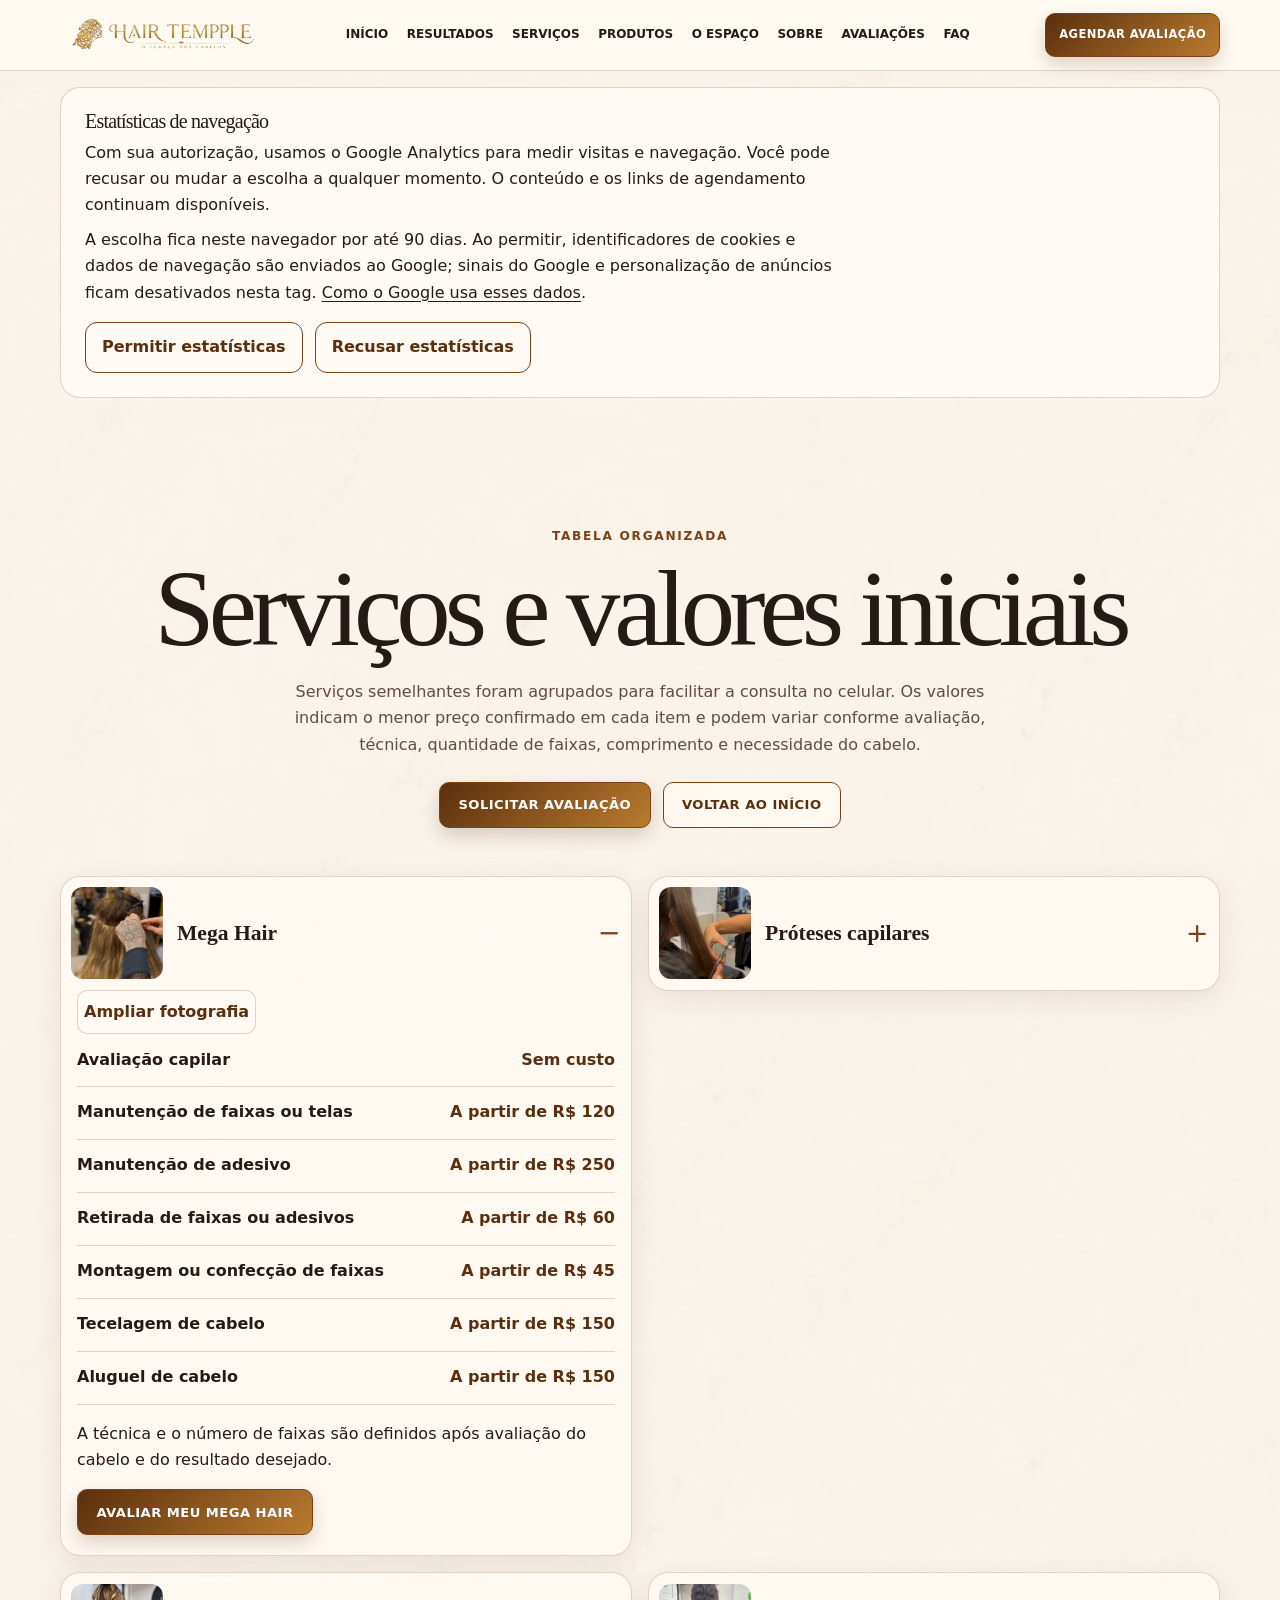
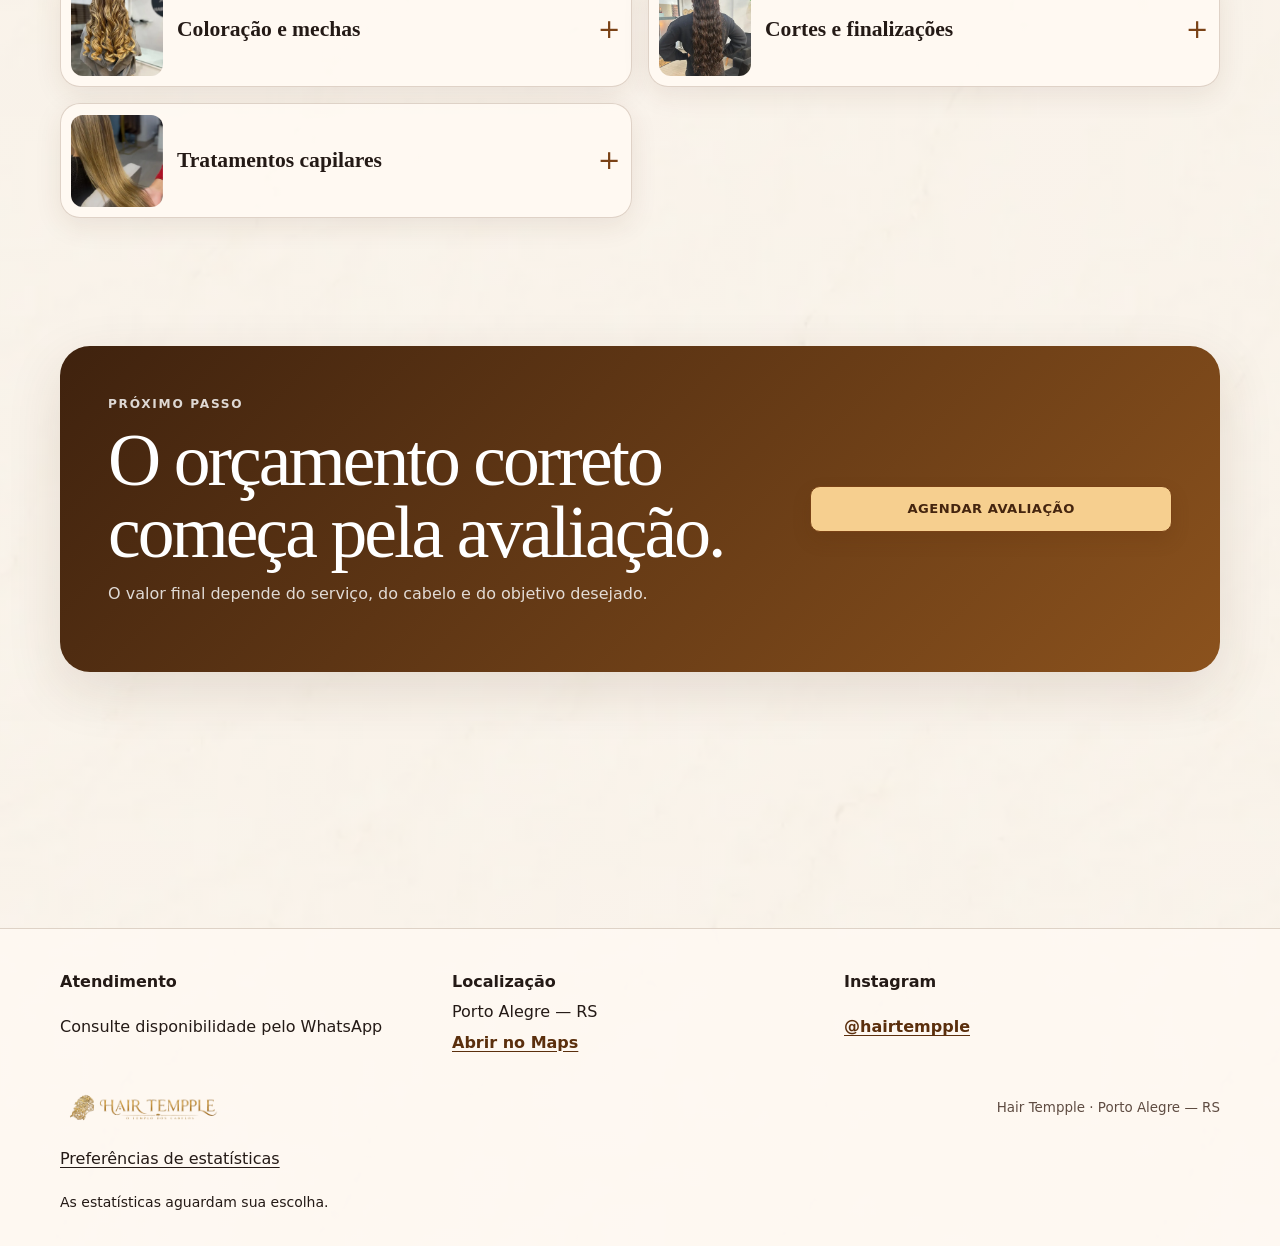
<file: servicos/index.html>
<!doctype html>
<html lang="pt-BR">
<head>
  <meta charset="utf-8"><meta name="viewport" content="width=device-width, initial-scale=1"><meta name="theme-color" content="#fbf6ee">
  <meta name="description" content="Serviços Hair Tempple em Porto Alegre: Mega Hair, próteses, mechas, coloração, cortes, finalizações e tratamentos com valores iniciais.">
  <meta property="og:type" content="website"><meta property="og:locale" content="pt_BR"><meta property="og:title" content="Serviços | Hair Tempple"><meta property="og:description" content="Serviços capilares organizados por categoria e valores a partir de."><meta property="og:image" content="../asset/production/servico-mega-hair.webp">
  <title>Serviços | Hair Tempple em Porto Alegre</title><link rel="icon" href="../favicon.svg" type="image/svg+xml"><link rel="stylesheet" href="../styles.css"><script src="../script.js" defer></script>
  <link rel="stylesheet" href="../analytics-consent.css">
  <script src="../analytics-consent.js" defer></script>
</head>
<body>
  <a class="skip-link" href="#conteudo">Ir para o conteúdo</a>
  <header class="site-header"><div class="site-header__inner container-wide"><button class="icon-button menu-toggle" type="button" aria-label="Abrir menu" aria-controls="site-menu" aria-expanded="false" data-menu-toggle><svg aria-hidden="true" viewBox="0 0 24 24"><path d="M4 7h16M4 12h16M4 17h16"/></svg></button><a class="brand" href="../index.html" aria-label="Hair Tempple — início"><img src="../asset/production/logo-hair-tempple.png" width="1600" height="533" alt="Hair Tempple — O templo dos cabelos"></a><nav class="header-links" aria-label="Navegação principal"><a href="../index.html">Início</a><a href="../index.html#resultados">Resultados</a><a href="./index.html" aria-current="page">Serviços</a><a href="../produtos/index.html">Produtos</a><a href="../o-espaco/index.html">O Espaço</a><a href="../index.html#especialistas">Sobre</a><a href="../index.html#avaliacoes">Avaliações</a><a href="../faq/index.html">FAQ</a></nav><a class="button button--small header-cta" href="https://wa.me/555137370852?text=Vi%20seu%20perfil%20pelo%20site%20e%20quero%20verificar%20disponibilidade%20de%20hor%C3%A1rio." target="_blank" rel="noopener noreferrer"><span class="header-cta__long">Agendar avaliação</span><span class="header-cta__short">Agendar</span></a></div></header>
  <div class="menu-backdrop" data-menu-backdrop hidden></div><nav class="menu-panel" id="site-menu" aria-label="Menu principal" data-menu hidden><div class="menu-panel__header"><span>Menu</span><button class="icon-button" type="button" aria-label="Fechar menu" data-menu-close>×</button></div><a href="../index.html">Início</a><a href="../index.html#resultados">Resultados</a><a href="./index.html" aria-current="page">Serviços</a><a href="../produtos/index.html">Produtos</a><a href="../o-espaco/index.html">O Espaço</a><a href="../index.html#especialistas">Especialistas</a><a href="../index.html#avaliacoes">Avaliações</a><a href="../faq/index.html">FAQ</a><a class="button" href="https://wa.me/555137370852?text=Vi%20seu%20perfil%20pelo%20site%20e%20quero%20verificar%20disponibilidade%20de%20hor%C3%A1rio." target="_blank" rel="noopener noreferrer">Agendar avaliação</a></nav>

  <section class="analytics-consent container" aria-labelledby="analytics-title" data-analytics-panel hidden>
    <h2 id="analytics-title" tabindex="-1">Estatísticas de navegação</h2>
    <p>Com sua autorização, usamos o Google Analytics para medir visitas e navegação. Você pode recusar ou mudar a escolha a qualquer momento. O conteúdo e os links de agendamento continuam disponíveis.</p>
    <p>A escolha fica neste navegador por até 90 dias. Ao permitir, identificadores de cookies e dados de navegação são enviados ao Google; sinais do Google e personalização de anúncios ficam desativados nesta tag. <a href="https://policies.google.com/technologies/partner-sites" target="_blank" rel="noopener noreferrer">Como o Google usa esses dados</a>.</p>
    <div class="analytics-consent__actions"><button type="button" data-analytics-accept>Permitir estatísticas</button><button type="button" data-analytics-reject>Recusar estatísticas</button></div>
  </section>

  <main id="conteudo">
    <section class="subpage-hero container"><p class="section-kicker">Tabela organizada</p><h1>Serviços e valores iniciais</h1><p>Serviços semelhantes foram agrupados para facilitar a consulta no celular. Os valores indicam o menor preço confirmado em cada item e podem variar conforme avaliação, técnica, quantidade de faixas, comprimento e necessidade do cabelo.</p><div class="subpage-actions"><a class="button" href="https://wa.me/555137370852?text=Vi%20seu%20perfil%20pelo%20site%20e%20quero%20verificar%20disponibilidade%20de%20hor%C3%A1rio." target="_blank" rel="noopener noreferrer">Solicitar avaliação</a><a class="button button--outline" href="../index.html">Voltar ao início</a></div></section>

    <section class="container category-list" aria-label="Categorias de serviços">
      <details class="category-panel" open><summary><img src="../asset/production/servico-mega-hair.webp" width="520" height="911" alt="Mega Hair"><strong>Mega Hair</strong></summary><div class="category-panel__body"><button class="media-text-button" type="button" data-lightbox data-lightbox-src="../asset/production/servico-mega-hair.webp" data-lightbox-alt="Serviço de Mega Hair">Ampliar fotografia</button><dl class="price-list"><div><dt>Avaliação capilar</dt><dd>Sem custo</dd></div><div><dt>Manutenção de faixas ou telas</dt><dd>A partir de R$ 120</dd></div><div><dt>Manutenção de adesivo</dt><dd>A partir de R$ 250</dd></div><div><dt>Retirada de faixas ou adesivos</dt><dd>A partir de R$ 60</dd></div><div><dt>Montagem ou confecção de faixas</dt><dd>A partir de R$ 45</dd></div><div><dt>Tecelagem de cabelo</dt><dd>A partir de R$ 150</dd></div><div><dt>Aluguel de cabelo</dt><dd>A partir de R$ 150</dd></div></dl><p>A técnica e o número de faixas são definidos após avaliação do cabelo e do resultado desejado.</p><a class="button" href="https://wa.me/555137370852?text=Vi%20seu%20perfil%20pelo%20site%20e%20quero%20verificar%20disponibilidade%20de%20hor%C3%A1rio." target="_blank" rel="noopener noreferrer">Avaliar meu Mega Hair</a></div></details>

      <details class="category-panel"><summary><img src="../asset/production/servico-terapia-capilar.webp" width="520" height="931" alt="Próteses capilares"><strong>Próteses capilares</strong></summary><div class="category-panel__body"><button class="media-text-button" type="button" data-lightbox data-lightbox-src="../asset/production/servico-terapia-capilar.webp" data-lightbox-alt="Cuidado capilar profissional">Ampliar fotografia</button><dl class="price-list"><div><dt>Manutenção ou reforma</dt><dd>A partir de R$ 60</dd></div><div><dt>Coloração de prótese, faixa ou mecha</dt><dd>A partir de R$ 120</dd></div></dl><p>O serviço necessário é confirmado após análise da peça.</p><a class="button" href="https://wa.me/555137370852?text=Vi%20seu%20perfil%20pelo%20site%20e%20quero%20verificar%20disponibilidade%20de%20hor%C3%A1rio." target="_blank" rel="noopener noreferrer">Consultar no WhatsApp</a></div></details>

      <details class="category-panel"><summary><img src="../asset/production/servico-mechas.webp" width="520" height="693" alt="Mechas e coloração"><strong>Coloração e mechas</strong></summary><div class="category-panel__body"><button class="media-text-button" type="button" data-lightbox data-lightbox-src="../asset/production/servico-mechas.webp" data-lightbox-alt="Resultado de mechas">Ampliar fotografia</button><dl class="price-list"><div><dt>Coloração ou tonalização</dt><dd>A partir de R$ 200</dd></div><div><dt>Mechas ou iluminação</dt><dd>A partir de R$ 200</dd></div><div><dt>Morena iluminada</dt><dd>A partir de R$ 350</dd></div><div><dt>Transformação total</dt><dd>A partir de R$ 600</dd></div></dl><p>O encaixe de cor e a extensão do procedimento são definidos na avaliação.</p><a class="button" href="https://wa.me/555137370852?text=Vi%20seu%20perfil%20pelo%20site%20e%20quero%20verificar%20disponibilidade%20de%20hor%C3%A1rio." target="_blank" rel="noopener noreferrer">Consultar no WhatsApp</a></div></details>

      <details class="category-panel"><summary><img src="../asset/production/inspiracao-7.webp" width="520" height="693" alt="Corte e finalização"><strong>Cortes e finalizações</strong></summary><div class="category-panel__body"><button class="media-text-button" type="button" data-lightbox data-lightbox-src="../asset/production/inspiracao-7.webp" data-lightbox-alt="Corte e finalização de cabelo">Ampliar fotografia</button><dl class="price-list"><div><dt>Cortes</dt><dd>A partir de R$ 70</dd></div><div><dt>Escova</dt><dd>A partir de R$ 100</dd></div><div><dt>Escova com tratamento</dt><dd>A partir de R$ 220</dd></div><div><dt>Babyliss</dt><dd>A partir de R$ 35</dd></div><div><dt>Penteado</dt><dd>A partir de R$ 120</dd></div><div><dt>Lavagem</dt><dd>A partir de R$ 50</dd></div></dl><a class="button" href="https://wa.me/555137370852?text=Vi%20seu%20perfil%20pelo%20site%20e%20quero%20verificar%20disponibilidade%20de%20hor%C3%A1rio." target="_blank" rel="noopener noreferrer">Consultar no WhatsApp</a></div></details>

      <details class="category-panel"><summary><img src="../asset/production/servico-tratamentos.webp" width="520" height="922" alt="Tratamentos capilares"><strong>Tratamentos capilares</strong></summary><div class="category-panel__body"><button class="media-text-button" type="button" data-lightbox data-lightbox-src="../asset/production/servico-tratamentos.webp" data-lightbox-alt="Resultado de tratamento capilar">Ampliar fotografia</button><dl class="price-list"><div><dt>Tratamentos ou esfoliação</dt><dd>A partir de R$ 100</dd></div><div><dt>Tratamento Blond</dt><dd>A partir de R$ 120</dd></div><div><dt>Botox capilar</dt><dd>A partir de R$ 300</dd></div><div><dt>Reconstrução</dt><dd>A partir de R$ 300</dd></div><div><dt>Terapia capilar</dt><dd>A partir de R$ 350</dd></div><div><dt>Selagem ou alinhamento</dt><dd>A partir de R$ 400</dd></div></dl><p>A indicação depende da avaliação da condição dos fios e do couro cabeludo.</p><a class="button" href="https://wa.me/555137370852?text=Vi%20seu%20perfil%20pelo%20site%20e%20quero%20verificar%20disponibilidade%20de%20hor%C3%A1rio." target="_blank" rel="noopener noreferrer">Consultar no WhatsApp</a></div></details>
    </section>

    <section class="section container"><div class="final-cta"><div><p class="section-kicker">Próximo passo</p><h2>O orçamento correto começa pela avaliação.</h2><p>O valor final depende do serviço, do cabelo e do objetivo desejado.</p></div><a class="button" href="https://wa.me/555137370852?text=Vi%20seu%20perfil%20pelo%20site%20e%20quero%20verificar%20disponibilidade%20de%20hor%C3%A1rio." target="_blank" rel="noopener noreferrer">Agendar avaliação</a></div></section>
  </main>
  <footer class="site-footer"><div class="container"><div class="site-footer__grid"><div><strong>Atendimento</strong><span>Consulte disponibilidade pelo WhatsApp</span></div><div><strong>Localização</strong><span>Porto Alegre — RS</span><a href="https://maps.app.goo.gl/GqzgjS5fm6VrcZJ18" target="_blank" rel="noopener noreferrer">Abrir no Maps</a></div><div><strong>Instagram</strong><a href="https://www.instagram.com/hairtempple/" target="_blank" rel="noopener noreferrer">@hairtempple</a></div></div><div class="site-footer__bottom"><img src="../asset/production/logo-hair-tempple.png" width="1600" height="533" alt="Hair Tempple"><p>Hair Tempple · Porto Alegre — RS</p></div></div><div class="container"><button class="analytics-preferences" type="button" aria-controls="analytics-title" data-analytics-preferences>Preferências de estatísticas</button><p class="analytics-status" role="status" data-analytics-status>As estatísticas aguardam sua escolha.</p></div></footer>
  <dialog class="lightbox" data-lightbox-dialog aria-label="Visualizador de fotografias"><button class="icon-button lightbox__close" type="button" aria-label="Fechar fotografia" data-lightbox-close>×</button><button class="icon-button lightbox__nav" type="button" aria-label="Fotografia anterior" data-lightbox-prev>‹</button><div class="lightbox__stage"><img data-lightbox-image src="[data-uri]" alt=""></div><button class="icon-button lightbox__nav lightbox__nav--next" type="button" aria-label="Próxima fotografia" data-lightbox-next>›</button><div class="lightbox__meta"><span data-lightbox-caption></span><span data-lightbox-counter></span></div></dialog>
</body>
</html>
</file>
<file: styles.css>
:root {
  color-scheme: light;
  --font-display: Georgia, "Times New Roman", serif;
  --font-body: Inter, ui-sans-serif, system-ui, -apple-system, BlinkMacSystemFont, "Segoe UI", sans-serif;
  --ink: #241a16;
  --ink-soft: #5f4c42;
  --brown: #7a4216;
  --brown-deep: #5b2f0d;
  --gold: #b97b2f;
  --gold-soft: #e4c18f;
  --paper: #fbf6ee;
  --paper-solid: #fffaf3;
  --surface: rgba(255, 250, 243, 0.88);
  --surface-strong: #fffdf9;
  --line: rgba(96, 58, 27, 0.2);
  --shadow: 0 18px 55px rgba(76, 42, 17, 0.12);
  --shadow-soft: 0 8px 28px rgba(76, 42, 17, 0.09);
  --radius-sm: 12px;
  --radius: 20px;
  --radius-lg: 30px;
  --container: 1160px;
  --container-wide: 1380px;
  --section: clamp(4rem, 10vw, 8rem);
}

*, *::before, *::after { box-sizing: border-box; }
html { scroll-behavior: smooth; scroll-padding-top: 78px; overflow-x: clip; }
body {
  margin: 0;
  min-width: 320px;
  color: var(--ink);
  background-color: var(--paper);
  background-image: linear-gradient(rgba(251, 246, 238, 0.7), rgba(251, 246, 238, 0.7)), url("./asset/production/marmore-claro.webp");
  background-size: auto, 1100px auto;
  font-family: var(--font-body);
  font-size: 1rem;
  line-height: 1.65;
  overflow-x: clip;
}
body.menu-open, body.lightbox-open { overflow: hidden; }
img { display: block; max-width: 100%; }
a { color: inherit; text-underline-offset: 0.2em; }
button, input { font: inherit; }
button { color: inherit; }
h1, h2, h3, p, figure, blockquote { margin-top: 0; }
h1, h2, h3 { text-wrap: balance; }
h1, h2 { font-family: var(--font-display); font-weight: 500; line-height: 0.98; }
h1 { font-size: clamp(2.65rem, 12vw, 6.8rem); letter-spacing: -0.055em; }
h2 { font-size: clamp(2.15rem, 8.5vw, 4.6rem); letter-spacing: -0.04em; }
h3 { line-height: 1.18; }

.container, .container-wide { width: min(100% - 2rem, var(--container)); margin-inline: auto; }
.container-wide { max-width: var(--container-wide); }
.section { padding-block: var(--section); }
.section-heading { max-width: 760px; margin: 0 auto clamp(2rem, 6vw, 4rem); text-align: center; }
.section-heading h2 { margin-bottom: 1rem; }
.section-heading > p:last-child { max-width: 640px; margin-inline: auto; color: var(--ink-soft); }
.section-kicker, .eyebrow {
  margin-bottom: 0.65rem;
  color: var(--brown);
  font-size: 0.76rem;
  font-weight: 800;
  letter-spacing: 0.14em;
  text-transform: uppercase;
}
.sr-only {
  position: absolute !important;
  width: 1px !important;
  height: 1px !important;
  padding: 0 !important;
  margin: -1px !important;
  overflow: hidden !important;
  clip: rect(0, 0, 0, 0) !important;
  white-space: nowrap !important;
  border: 0 !important;
}
.skip-link { position: fixed; top: 0.5rem; left: 0.5rem; z-index: 500; padding: 0.75rem 1rem; background: var(--ink); color: white; transform: translateY(-150%); }
.skip-link:focus { transform: translateY(0); }
:focus-visible { outline: 3px solid #0d70b7; outline-offset: 3px; }

.button {
  min-height: 46px;
  display: inline-flex;
  align-items: center;
  justify-content: center;
  gap: 0.55rem;
  padding: 0.8rem 1.15rem;
  border: 1px solid var(--brown);
  border-radius: 10px;
  background: linear-gradient(135deg, var(--brown-deep), var(--gold));
  box-shadow: 0 8px 18px rgba(96, 52, 16, 0.2);
  color: white;
  font-size: 0.82rem;
  font-weight: 800;
  letter-spacing: 0.035em;
  line-height: 1.2;
  text-align: center;
  text-decoration: none;
  text-transform: uppercase;
  transition: transform 160ms ease, box-shadow 160ms ease, filter 160ms ease;
}
.button:hover { transform: translateY(-2px); box-shadow: 0 12px 24px rgba(96, 52, 16, 0.25); filter: saturate(1.08); }
.button--outline { background: rgba(255, 250, 243, 0.82); color: var(--brown-deep); box-shadow: none; }
.button--small { min-height: 44px; padding: 0.65rem 0.8rem; font-size: 0.72rem; }
.text-link { color: var(--brown-deep); font-weight: 800; }

.site-header {
  position: sticky;
  top: 0;
  z-index: 100;
  min-height: 70px;
  border-bottom: 1px solid var(--line);
  background: rgba(255, 250, 243, 0.94);
  backdrop-filter: blur(18px);
}
.site-header__inner { min-height: 70px; display: grid; grid-template-columns: 46px minmax(120px, 1fr) auto; align-items: center; gap: 0.6rem; }
.brand { min-width: 0; display: inline-flex; align-items: center; text-decoration: none; }
.brand img { width: clamp(125px, 38vw, 210px); height: auto; }
.icon-button {
  width: 44px;
  height: 44px;
  display: inline-grid;
  place-items: center;
  border: 1px solid var(--line);
  border-radius: 50%;
  background: var(--surface-strong);
  cursor: pointer;
}
.icon-button svg, .carousel-button svg { width: 22px; height: 22px; fill: none; stroke: currentColor; stroke-width: 1.8; stroke-linecap: round; stroke-linejoin: round; }
.header-links { display: none; }
.header-cta__long { display: none; }
.menu-backdrop { position: fixed; inset: 0; z-index: 190; background: rgba(36, 26, 22, 0.42); opacity: 0; transition: opacity 180ms ease; }
.menu-backdrop.is-open { opacity: 1; }
.menu-panel {
  position: fixed;
  inset: 0 0 0 auto;
  z-index: 200;
  width: min(88vw, 380px);
  padding: 1rem;
  overflow-y: auto;
  background: var(--paper-solid);
  box-shadow: -20px 0 60px rgba(35, 21, 12, 0.24);
  transform: translateX(100%);
  transition: transform 180ms ease;
}
.menu-panel.is-open { transform: translateX(0); }
.menu-panel__header { display: flex; align-items: center; justify-content: space-between; margin-bottom: 1rem; font-family: var(--font-display); font-size: 1.5rem; }
.menu-panel > a:not(.button) { min-height: 50px; display: flex; align-items: center; border-bottom: 1px solid var(--line); font-weight: 750; text-decoration: none; }
.menu-panel .button { width: 100%; margin-top: 1rem; }

.hero { position: relative; min-height: min(760px, calc(100svh - 70px)); display: grid; align-items: end; overflow: hidden; background: #3e2718; color: white; }
.hero__media, .hero__media img, .hero__overlay { position: absolute; inset: 0; width: 100%; height: 100%; }
.hero__media img { object-fit: cover; object-position: 55% center; }
.hero__overlay { background: linear-gradient(180deg, rgba(20, 12, 8, 0.2) 0%, rgba(29, 16, 8, 0.56) 46%, rgba(27, 14, 7, 0.91) 100%); }
.hero__content { position: relative; z-index: 2; padding-block: 5rem 3.5rem; text-align: left; }
.hero .eyebrow { color: #ffe0ae; }
.hero h1 { max-width: 950px; margin-bottom: 1.15rem; text-shadow: 0 4px 28px rgba(0, 0, 0, 0.38); }
.hero__lead { max-width: 630px; margin-bottom: 1.4rem; color: rgba(255, 255, 255, 0.9); font-size: clamp(1rem, 4.5vw, 1.25rem); }
.hero__actions { display: grid; gap: 0.8rem; }
.hero__photo-button { min-height: 44px; border: 1px solid rgba(255,255,255,0.58); border-radius: 10px; background: rgba(0,0,0,0.28); color: white; cursor: pointer; }

.benefits { position: relative; z-index: 4; margin-top: -1.35rem; }
.benefits__grid { display: grid; grid-template-columns: repeat(2, minmax(0, 1fr)); overflow: hidden; border: 1px solid var(--line); border-radius: var(--radius); background: rgba(255, 253, 249, 0.94); box-shadow: var(--shadow); }
.benefit { min-height: 82px; display: flex; align-items: center; gap: 0.7rem; padding: 0.85rem; border-bottom: 1px solid var(--line); font-size: 0.76rem; font-weight: 800; line-height: 1.25; text-transform: uppercase; }
.benefit:nth-child(odd) { border-right: 1px solid var(--line); }
.benefit:nth-last-child(-n+2) { border-bottom: 0; }
.benefit__icon { width: 30px; height: 30px; flex: 0 0 auto; display: grid; place-items: center; border: 1px solid var(--gold); border-radius: 50%; color: var(--brown); font-family: var(--font-display); font-size: 0.78rem; }

.carousel-shell { display: grid; grid-template-columns: 1fr 1fr; gap: 0.75rem; }
.carousel { grid-column: 1 / -1; display: flex; gap: 1rem; width: 100%; overflow-x: auto; overscroll-behavior-inline: contain; scroll-snap-type: x mandatory; scrollbar-width: none; }
.carousel::-webkit-scrollbar { display: none; }
.carousel-button { width: 48px; height: 48px; display: inline-grid; place-items: center; border: 1px solid var(--line); border-radius: 50%; background: var(--surface-strong); color: var(--brown-deep); cursor: pointer; }
.carousel-button:disabled { opacity: 0.35; cursor: default; }
.carousel-button--prev { justify-self: end; }

.before-after { --position: 50%; flex: 0 0 100%; min-width: 0; scroll-snap-align: start; }
.before-after h3 { margin-bottom: 0.8rem; text-align: center; }
.before-after__stage { position: relative; aspect-ratio: 3 / 4; overflow: hidden; border: 1px solid var(--line); border-radius: var(--radius); background: #e9dfd1; box-shadow: var(--shadow-soft); }
.before-after__stage img { position: absolute; inset: 0; width: 100%; height: 100%; object-fit: cover; object-position: var(--before-position, center); }
.before-after__after { position: absolute; inset: 0; clip-path: inset(0 0 0 var(--position)); }
.before-after__after img { object-position: var(--after-position, center); }
.before-after__divider { position: absolute; inset-block: 0; left: var(--position); width: 2px; background: white; box-shadow: 0 0 0 1px rgba(0,0,0,0.15); pointer-events: none; }
.before-after__divider span { position: absolute; top: 50%; left: 50%; width: 44px; height: 44px; display: grid; place-items: center; border-radius: 50%; background: white; color: var(--brown-deep); box-shadow: 0 4px 14px rgba(0,0,0,0.25); transform: translate(-50%, -50%); }
.before-after__range { position: absolute; inset: 0; z-index: 4; width: 100%; height: 100%; margin: 0; opacity: 0; cursor: ew-resize; }
.before-after__range:focus-visible { opacity: 1; height: 44px; top: calc(50% - 22px); accent-color: var(--brown); }
.before-after__label { position: absolute; z-index: 3; bottom: 0.8rem; padding: 0.35rem 0.65rem; border-radius: 999px; background: rgba(25, 16, 11, 0.75); color: white; font-size: 0.72rem; font-weight: 800; text-transform: uppercase; }
.before-after__label--before { left: 0.8rem; }
.before-after__label--after { right: 0.8rem; }
.compare-actions { display: grid; grid-template-columns: 1fr 1fr; gap: 0.6rem; margin-top: 0.7rem; }
.media-text-button { min-height: 44px; border: 1px solid var(--line); border-radius: 10px; background: var(--surface); color: var(--brown-deep); font-weight: 800; cursor: pointer; }
.section-cta { display: flex; width: min(100%, 360px); margin: 2rem auto 0; }

.teaser-grid, .services__grid, .products-preview__grid { display: grid; grid-template-columns: repeat(2, minmax(0, 1fr)); gap: 0.8rem; }
.card, .service-card, .product-card, .teaser-card { min-width: 0; overflow: hidden; border: 1px solid var(--line); border-radius: var(--radius); background: var(--surface); box-shadow: var(--shadow-soft); }
.media-zoom { width: 100%; display: block; padding: 0; border: 0; background: transparent; cursor: zoom-in; }
.media-zoom img { width: 100%; height: 100%; object-fit: cover; transition: transform 220ms ease; }
.media-zoom:hover img { transform: scale(1.018); }
.teaser-card .media-zoom, .service-card .media-zoom { aspect-ratio: 4 / 3; }
.teaser-card__body, .service-card__body, .product-card__body { padding: 0.9rem; }
.teaser-card h3, .service-card h3, .product-card h3 { margin-bottom: 0.45rem; font-family: var(--font-display); font-size: clamp(1.15rem, 5vw, 1.55rem); font-weight: 600; }
.teaser-card p, .service-card p, .product-card p { margin-bottom: 0; color: var(--ink-soft); font-size: 0.9rem; }
.section-actions { display: flex; flex-wrap: wrap; justify-content: center; gap: 0.75rem; margin-top: 1.6rem; }
.products-preview__grid { display: flex; gap: 0.85rem; overflow-x: auto; scroll-snap-type: x mandatory; padding-bottom: 0.5rem; }
.product-card { flex: 0 0 min(82vw, 310px); scroll-snap-align: start; }
.product-card .media-zoom { aspect-ratio: 1 / 1; background: #fff; }
.product-card .media-zoom img { object-fit: contain; padding: 0.75rem; }
.price { display: block; margin-top: 0.75rem; color: var(--brown-deep); font-weight: 900; }

.differentials__panel { position: relative; padding: 2rem 1rem 1rem; border: 1px solid var(--gold-soft); border-radius: var(--radius-lg); background: linear-gradient(145deg, rgba(255,253,249,0.94), rgba(244,227,201,0.84)); box-shadow: var(--shadow); }
.differentials__panel > h2 { margin-bottom: 1.5rem; text-align: center; }
.differentials__grid { display: grid; gap: 0.75rem; }
.differentials__grid article { padding: 1.2rem; border: 1px solid var(--line); border-radius: var(--radius); background: rgba(255,255,255,0.58); }
.differentials__grid article > span { display: inline-grid; width: 36px; height: 36px; place-items: center; margin-bottom: 0.8rem; border-radius: 50%; background: var(--brown); color: white; font-family: var(--font-display); }
.differentials__grid h3 { margin-bottom: 0.4rem; }
.differentials__grid p { margin-bottom: 0; color: var(--ink-soft); }

.specialists__grid { display: grid; gap: 1.5rem; }
.specialists__visual { margin: 0; border-radius: var(--radius-lg); background: rgba(255,255,255,0.48); box-shadow: var(--shadow); }
.specialists__visual .media-zoom { border-radius: inherit; }
.specialists__visual img { width: 100%; height: auto; object-fit: contain; border-radius: inherit; }
.specialists__content h2 { margin-bottom: 1rem; }
.signature { color: var(--brown); font-family: var(--font-display); font-size: 1.45rem; font-style: italic; }
.specialists__emphasis { padding-left: 1rem; border-left: 3px solid var(--gold); font-weight: 700; }
.specialists blockquote { margin: 1.5rem 0 0; padding: 1.2rem; border-radius: var(--radius); background: rgba(255,255,255,0.58); font-family: var(--font-display); font-size: 1.2rem; font-style: italic; }
.stats { display: grid; grid-template-columns: repeat(2, minmax(0,1fr)); gap: 0.75rem; }
.stat { min-height: 140px; display: grid; align-content: center; padding: 1rem; border: 1px solid var(--line); border-radius: var(--radius); background: var(--surface); text-align: center; }
.stat strong { color: var(--brown); font-family: var(--font-display); font-size: clamp(2.4rem, 12vw, 4rem); line-height: 1; }
.stat span { font-size: 0.8rem; }

.review-card { flex: 0 0 100%; min-height: 330px; display: flex; flex-direction: column; padding: 1.25rem; scroll-snap-align: start; border: 1px solid var(--line); border-radius: var(--radius); background: var(--surface-strong); box-shadow: var(--shadow-soft); }
.rating { display: flex; align-items: center; justify-content: space-between; gap: 1rem; margin-bottom: 1rem; }
.rating span { color: #a86514; letter-spacing: 0.13em; }
.rating strong { font-size: 0.95rem; }
.review-card h3 { margin-bottom: 0.75rem; font-size: 1.05rem; }
.review-card details { margin-bottom: 1rem; }
.review-card summary { min-height: 44px; display: flex; align-items: center; color: var(--brown-deep); font-weight: 800; cursor: pointer; }
.review-card blockquote { margin: 0.75rem 0 0; color: var(--ink-soft); font-size: 0.93rem; }
.review-card footer { display: grid; gap: 0.35rem; margin-top: auto; }
.review-card footer a { color: var(--brown-deep); font-weight: 800; }
.review-note { font-size: 0.78rem; color: var(--ink-soft); }

.space-preview { display: grid; gap: 1.5rem; }
.space-preview__gallery, .inspiration__gallery { display: flex; gap: 0.75rem; overflow-x: auto; scroll-snap-type: x mandatory; padding-bottom: 0.5rem; }
.space-preview__gallery .media-zoom, .inspiration__gallery .media-zoom { flex: 0 0 clamp(145px, 43vw, 220px); aspect-ratio: 3 / 4; scroll-snap-align: start; overflow: hidden; border-radius: var(--radius); box-shadow: var(--shadow-soft); }
.space-preview__gallery img, .inspiration__gallery img { object-fit: cover; }

.faq-list { display: grid; gap: 0.75rem; max-width: 900px; margin-inline: auto; }
.faq-item { overflow: hidden; border: 1px solid var(--line); border-radius: var(--radius-sm); background: var(--surface-strong); }
.faq-item summary { min-height: 58px; display: flex; align-items: center; justify-content: space-between; gap: 1rem; padding: 0.85rem 1rem; font-weight: 800; cursor: pointer; list-style: none; }
.faq-item summary::-webkit-details-marker { display: none; }
.faq-item summary::after { content: "+"; color: var(--brown); font-size: 1.5rem; }
.faq-item[open] summary::after { content: "−"; }
.faq-item__answer { padding: 0 1rem 1rem; color: var(--ink-soft); }
.faq-item__answer p:last-child, .faq-item__answer ul:last-child { margin-bottom: 0; }

.map-card { overflow: hidden; border: 1px solid var(--line); border-radius: var(--radius-lg); background: var(--surface); box-shadow: var(--shadow); }
.map-card__content { padding: 1.25rem; }
.map-frame { position: relative; aspect-ratio: 4 / 3; background: #eadfce; }
.map-frame iframe { position: absolute; inset: 0; width: 100%; height: 100%; border: 0; }

.final-cta { display: grid; gap: 1.3rem; padding: clamp(1.5rem, 6vw, 3rem); border-radius: var(--radius-lg); background: linear-gradient(135deg, #3f220e, #8b521d); box-shadow: var(--shadow); color: white; }
.final-cta h2 { margin-bottom: 0.8rem; }
.final-cta p { color: rgba(255,255,255,0.82); }
.final-cta .button { align-self: center; background: #f6cf8f; color: #45250f; }

.site-footer { margin-top: var(--section); padding-block: 2.5rem 1.5rem; border-top: 1px solid var(--line); background: rgba(255,250,243,0.84); }
.site-footer__grid { display: grid; gap: 1rem; }
.site-footer__grid > div { display: grid; gap: 0.25rem; padding-bottom: 1rem; border-bottom: 1px solid var(--line); }
.site-footer__grid a { color: var(--brown-deep); font-weight: 800; }
.site-footer__bottom { display: flex; flex-wrap: wrap; align-items: center; justify-content: space-between; gap: 1rem; margin-top: 1.5rem; }
.site-footer__bottom img { width: 170px; height: auto; }
.site-footer__bottom p { margin: 0; color: var(--ink-soft); font-size: 0.84rem; }

.subpage-hero { padding-block: clamp(4rem, 11vw, 7rem) 3rem; text-align: center; }
.subpage-hero h1 { margin-bottom: 1rem; color: var(--ink); }
.subpage-hero > p:not(.section-kicker) { max-width: 720px; margin-inline: auto; color: var(--ink-soft); }
.subpage-actions { display: flex; flex-wrap: wrap; justify-content: center; gap: 0.75rem; margin-top: 1.5rem; }
.category-list, .catalog-sections { display: grid; gap: 1rem; }
.category-panel { overflow: hidden; border: 1px solid var(--line); border-radius: var(--radius); background: var(--surface); box-shadow: var(--shadow-soft); }
.category-panel summary { display: grid; grid-template-columns: 92px 1fr auto; align-items: center; gap: 0.85rem; min-height: 108px; padding: 0.65rem; cursor: pointer; list-style: none; }
.category-panel summary::-webkit-details-marker { display: none; }
.category-panel summary img { width: 92px; height: 92px; object-fit: cover; border-radius: var(--radius-sm); }
.category-panel summary strong { font-family: var(--font-display); font-size: 1.35rem; }
.category-panel summary::after { content: "+"; color: var(--brown); font-size: 1.7rem; }
.category-panel[open] summary::after { content: "−"; }
.category-panel__body { padding: 0 1rem 1.25rem; }
.price-list { display: grid; gap: 0; margin: 0 0 1rem; }
.price-list > div { display: grid; grid-template-columns: 1fr auto; gap: 1rem; padding: 0.8rem 0; border-bottom: 1px solid var(--line); }
.price-list dt { font-weight: 700; }
.price-list dd { margin: 0; color: var(--brown-deep); font-weight: 900; text-align: right; }
.catalog-grid { display: grid; gap: 1rem; }
.catalog-grid .product-card { display: flex; flex-direction: column; }
.catalog-grid .product-card__body { display: flex; flex: 1; flex-direction: column; }
.catalog-grid .product-card .button { margin-top: 1rem; }
.source-link { display: inline-block; margin-top: 0.65rem; color: var(--brown-deep); font-size: 0.78rem; font-weight: 800; }
.space-guide { display: grid; gap: var(--section); }
.space-guide__group h2 { margin-bottom: 1.5rem; }
.space-guide__grid { display: grid; gap: 1rem; }
.space-guide figure { margin: 0; overflow: hidden; border: 1px solid var(--line); border-radius: var(--radius); background: var(--surface); box-shadow: var(--shadow-soft); }
.space-guide figure .media-zoom { background: #eee4d7; }
.space-guide figure img { width: 100%; height: auto; max-height: 820px; object-fit: contain; }
.space-guide figcaption { padding: 0.8rem 1rem; color: var(--ink-soft); font-size: 0.88rem; }

.lightbox { width: min(96vw, 1180px); max-width: none; max-height: 94svh; padding: 0; border: 0; border-radius: var(--radius); overflow: hidden; background: #17100c; color: white; box-shadow: 0 30px 100px rgba(0,0,0,0.5); }
.lightbox::backdrop { background: rgba(20, 12, 8, 0.82); backdrop-filter: blur(8px); }
.lightbox__stage { min-height: min(72svh, 820px); display: grid; place-items: center; padding: 3.5rem 0.5rem 4rem; }
.lightbox__stage img { max-width: 100%; max-height: 72svh; width: auto; height: auto; object-fit: contain; }
.lightbox__close { position: absolute; top: 0.65rem; right: 0.65rem; z-index: 2; background: rgba(255,255,255,0.12); border-color: rgba(255,255,255,0.35); color: white; }
.lightbox__nav { position: absolute; inset: 50% auto auto 0.5rem; transform: translateY(-50%); }
.lightbox__nav--next { left: auto; right: 0.5rem; }
.lightbox__meta { position: absolute; inset: auto 0 0; display: flex; justify-content: space-between; gap: 1rem; padding: 0.85rem 1rem; background: linear-gradient(transparent, rgba(0,0,0,0.78)); font-size: 0.82rem; }

.has-reveal [data-reveal] { opacity: 0; transform: translateY(18px); transition: opacity 440ms ease, transform 440ms ease; }
.has-reveal [data-reveal].is-visible { opacity: 1; transform: none; }

@media (min-width: 600px) {
  .container, .container-wide { width: min(100% - 3rem, var(--container)); }
  .header-cta__short { display: none; }
  .header-cta__long { display: inline; }
  .hero { min-height: 690px; }
  .hero__content { padding-bottom: 5rem; }
  .hero__actions { grid-template-columns: max-content max-content; }
  .before-after { flex-basis: calc((100% - 1rem) / 2); }
  .teaser-grid, .services__grid { grid-template-columns: repeat(3, minmax(0, 1fr)); gap: 1rem; }
  .differentials__grid { grid-template-columns: repeat(2, minmax(0, 1fr)); }
  .specialists__grid { grid-template-columns: minmax(0, 44%) minmax(0, 56%); align-items: start; }
  .stats { grid-column: 1 / -1; }
  .review-card { flex-basis: calc((100% - 1rem) / 2); }
  .space-preview { grid-template-columns: 38% minmax(0, 1fr); align-items: center; }
  .space-preview__gallery .media-zoom { flex-basis: 200px; }
  .map-card { display: grid; grid-template-columns: 38% minmax(0, 1fr); }
  .map-frame { aspect-ratio: auto; min-height: 420px; }
  .final-cta { grid-template-columns: minmax(0, 1fr) minmax(250px, 34%); align-items: center; }
  .site-footer__grid { grid-template-columns: repeat(3, minmax(0, 1fr)); }
  .site-footer__grid > div { border-bottom: 0; padding-bottom: 0; }
  .catalog-grid { grid-template-columns: repeat(2, minmax(0, 1fr)); }
  .space-guide__grid { grid-template-columns: repeat(2, minmax(0, 1fr)); align-items: start; }
}

@media (min-width: 1024px) {
  .site-header__inner { grid-template-columns: auto minmax(0, 1fr) auto; gap: 1.25rem; }
  .menu-toggle { display: none; }
  .header-links { display: flex; align-items: center; justify-content: center; gap: clamp(0.75rem, 1.45vw, 1.45rem); }
  .header-links a { font-size: 0.75rem; font-weight: 800; text-decoration: none; text-transform: uppercase; white-space: nowrap; }
  .hero { min-height: 720px; align-items: center; }
  .hero__media img { object-position: center 48%; }
  .hero__overlay { background: linear-gradient(90deg, rgba(22,12,7,0.9) 0%, rgba(31,16,8,0.68) 43%, rgba(31,16,8,0.18) 75%, rgba(31,16,8,0.32) 100%); }
  .hero__content { width: min(100% - 4rem, var(--container)); padding-block: 6rem; }
  .hero h1 { max-width: 820px; }
  .benefits { margin-top: -2.25rem; }
  .benefits__grid { grid-template-columns: repeat(4, minmax(0,1fr)); }
  .benefit { min-height: 86px; justify-content: center; border-bottom: 0; }
  .benefit:nth-child(odd) { border-right: 0; }
  .benefit + .benefit { border-left: 1px solid var(--line); }
  .carousel-shell { grid-template-columns: 52px minmax(0,1fr) 52px; align-items: center; }
  .carousel { grid-column: 2; grid-row: 1; }
  .carousel-button { grid-row: 1; justify-self: center; }
  .carousel-button--prev { grid-column: 1; }
  .carousel-button--next { grid-column: 3; }
  .before-after { flex-basis: calc((100% - 2rem) / 3); }
  .teaser-grid, .services__grid { grid-template-columns: repeat(5, minmax(0,1fr)); }
  .differentials__panel { padding: 3.5rem 2rem 2rem; }
  .differentials__grid { grid-template-columns: repeat(4, minmax(0,1fr)); }
  .specialists__grid { grid-template-columns: minmax(0, 38%) minmax(0, 43%) minmax(180px, 19%); gap: 2rem; }
  .stats { grid-column: auto; grid-template-columns: 1fr; }
  .review-card { flex-basis: calc((100% - 2rem) / 3); }
  .inspiration__gallery { display: grid; grid-template-columns: repeat(8, minmax(0,1fr)); overflow: visible; }
  .inspiration__gallery .media-zoom { width: 100%; min-width: 0; }
  .catalog-grid { grid-template-columns: repeat(3, minmax(0, 1fr)); }
  .category-list { grid-template-columns: repeat(2, minmax(0,1fr)); align-items: start; }
  .space-guide__grid { grid-template-columns: repeat(3, minmax(0,1fr)); }
}

@media (prefers-reduced-motion: reduce) {
  html { scroll-behavior: auto; }
  *, *::before, *::after { scroll-behavior: auto !important; animation-duration: 0.01ms !important; animation-iteration-count: 1 !important; transition-duration: 0.01ms !important; }
}
</file>
<file: analytics-consent.css>
.analytics-consent {
  margin-block: 1rem;
  padding: clamp(1rem, 3vw, 1.5rem);
  border: 1px solid var(--line);
  border-radius: var(--radius);
  background: var(--paper-solid);
  color: var(--ink);
}
.analytics-consent[hidden] { display: none; }
.analytics-consent h2 { margin: 0 0 .5rem; font-size: 1.25rem; }
.analytics-consent p { margin: .5rem 0; max-width: 75ch; }
.analytics-consent a { text-decoration: underline; text-underline-offset: .2em; }
.analytics-consent__actions { display: flex; flex-wrap: wrap; gap: .75rem; margin-top: 1rem; }
.analytics-consent__actions button {
  min-width: 44px;
  min-height: 46px;
  padding: .7rem 1rem;
  border: 1px solid var(--brown);
  border-radius: var(--radius-sm);
  background: var(--paper-solid);
  color: var(--brown-deep);
  font: inherit;
  font-weight: 600;
  cursor: pointer;
}
.analytics-consent__actions button:hover { background: var(--gold-soft); }
.analytics-preferences {
  min-width: 44px;
  min-height: 46px;
  padding: .5rem 0;
  border: 0;
  background: transparent;
  color: inherit;
  font: inherit;
  text-decoration: underline;
  text-underline-offset: .2em;
  cursor: pointer;
}
.analytics-status { margin-block: .5rem; font-size: .875rem; }
@media (max-width: 480px) {
  .analytics-consent__actions { flex-direction: column; }
  .analytics-consent__actions button { width: 100%; }
}
</file>
<file: catalogo-cabelos/style.css>
:root{--ink:#241a16;--muted:#796757;--gold:#a7793f;--line:#ded3c5;--cream:#fbf6ee}*{box-sizing:border-box}html{scroll-behavior:smooth;scroll-padding-top:110px}body{margin:0;color:var(--ink);background:linear-gradient(#fbf6eef2,#fbf6eef2),url(asset/production/marmore.webp) center/1100px;font:15px/1.6 Arial,sans-serif}button,input,select{font:inherit}button,a{touch-action:manipulation}button{cursor:pointer}a{color:inherit;text-underline-offset:5px}button:focus-visible,a:focus-visible,input:focus-visible,select:focus-visible{outline:3px solid #427f9f;outline-offset:3px}header{display:flex;align-items:center;gap:35px;padding:18px max(4vw,20px);border-bottom:1px solid var(--line);position:sticky;top:0;z-index:10;background:#fffaf4f5;backdrop-filter:blur(10px)}header img{width:170px;display:block}nav{display:flex;gap:22px;margin-left:auto}nav button{background:none;border:0;padding:8px 0;color:var(--muted);border-bottom:2px solid transparent}nav button.active{color:var(--ink);border-color:var(--gold)}.sheet{font-size:12px;border:1px solid var(--line);padding:9px 13px;text-decoration:none;border-radius:4px}main{max-width:1380px;margin:auto;padding:0 5vw}.intro{padding:65px 0 50px;display:grid;grid-template-columns:1.2fr .8fr;gap:60px;align-items:center}.eyebrow{color:#865a29;font-size:10px;font-weight:bold;letter-spacing:2.3px}.intro h1{font:normal clamp(40px,5.5vw,77px)/1.05 Georgia,serif;letter-spacing:-2.8px;margin:25px 0}.intro h1 em{font-weight:normal;color:#865a29}.lead{color:var(--muted);font-size:16px}.hero-actions{display:flex;gap:12px;flex-wrap:wrap;margin-top:27px}.primary,.secondary{border:1px solid var(--gold);padding:13px 19px;border-radius:4px;text-decoration:none;font-size:12px}.primary{background:#6e431e;color:white}.secondary{background:transparent;color:#6e431e}.hero-image{margin:0;position:relative;height:410px;overflow:hidden;border-radius:150px 150px 8px 8px;background:#e6ded2}.hero-image img{width:100%;height:100%;object-fit:cover;object-position:50% 38%}.hero-image figcaption{position:absolute;bottom:15px;left:20px;background:#fff9edeb;padding:7px 14px;color:#624522;font:italic 16px Georgia}.overview{display:grid;grid-template-columns:repeat(4,1fr);padding:22px 0;margin-bottom:60px;border-block:1px solid var(--line)}.overview div{padding-left:24px;border-right:1px solid var(--line);display:flex;gap:14px;align-items:center}.overview div:last-child{border:0}.overview strong{font:32px Georgia}.overview span{font-size:11px;color:var(--muted);max-width:90px}h2{font:normal clamp(30px,3.2vw,45px)/1.12 Georgia,serif;margin:10px 0 20px}.section-head{display:flex;justify-content:space-between;align-items:end;gap:20px}#results{font-size:12px;color:var(--muted)}.toolbar{display:flex;gap:10px;flex-wrap:wrap;margin:12px 0 16px}.toolbar input,.toolbar select{border:1px solid var(--line);padding:13px;background:#fffdf8;border-radius:4px;color:var(--ink);max-width:100%}.search{flex:1;min-width:240px}.search input{width:100%}.notice{font-size:12px;line-height:1.6;color:var(--muted);margin:0 0 27px;max-width:1000px}.grid{display:grid;grid-template-columns:repeat(3,1fr);gap:28px}.card{background:#fffdf9;border:1px solid #e1d8cb;border-radius:7px;overflow:hidden;transition:transform .2s;min-width:0}.card:hover{transform:translateY(-3px)}.imageButton{display:block;width:100%;height:360px;padding:0;border:0;background:#e7e0d6;position:relative}.imageButton img{width:100%;height:100%;object-fit:cover}.pill{position:absolute;top:14px;left:14px;background:#fffbf4ed;border-radius:3px;font-size:10px;padding:5px 10px;letter-spacing:.5px}.mediaBadge{position:absolute;bottom:12px;right:12px;background:#251910cc;color:white;border-radius:3px;padding:3px 9px;font-size:10px}.cardBody{padding:20px}.code{font-size:10px;color:#8b683e;letter-spacing:1.2px}.card h3{font:normal 23px Georgia;margin:8px 0}.card p{font-size:12px;color:var(--muted);margin:4px 0 14px;min-height:20px}.specs{display:flex;gap:15px;border-block:1px solid #ece4d9;padding:11px 0;margin-bottom:14px;font-size:11px;color:var(--muted)}.priceRow{display:flex;align-items:center;gap:12px;justify-content:space-between}.price{font:20px Georgia}.priceRow button{border:0;background:none;border-bottom:1px solid var(--gold);padding:4px 0;color:#754b22;font-size:11px}.rules{margin-top:75px;padding:45px 0;border-top:1px solid var(--line);display:grid;grid-template-columns:1fr 1.4fr;gap:80px}.rules p{color:var(--muted);font-size:13px}.rules a{color:#865a29;font-size:13px}footer{margin-top:20px;padding:30px 5vw;display:flex;justify-content:space-between;align-items:center;gap:20px;border-top:1px solid var(--line);font-size:11px;color:var(--muted)}footer img{width:130px}.sr,.skip{position:absolute;left:-10000px}.skip:focus{left:15px;top:15px;z-index:999;background:white;padding:10px}dialog{border:0;border-radius:10px;padding:0;width:min(1050px,94vw);max-height:92vh;background:#fffaf4;color:var(--ink)}dialog::backdrop{background:#21150ec7}.dialog-head{position:sticky;top:0;z-index:2;background:#fffaf4;padding:12px 22px;border-bottom:1px solid var(--line);display:flex;justify-content:space-between;align-items:center;font-size:12px;letter-spacing:1px}.close{font-size:28px;border:0;background:none}.detailLayout{display:grid;grid-template-columns:1.2fr 1fr;gap:26px;padding:24px}.galleryMain{height:490px;background:#e7dfd5;display:flex;align-items:center;justify-content:center}.galleryMain img,.galleryMain video{width:100%;height:100%;object-fit:contain}.thumbs{display:flex;gap:7px;overflow:auto;margin:12px 0}.thumbs button{flex:0 0 65px;height:80px;border:1px solid var(--line);padding:0;position:relative}.thumbs img{width:100%;height:100%;object-fit:cover}.thumbs span{position:absolute;bottom:0;background:#0009;color:white;width:100%;left:0;font-size:9px}.detailInfo h2{font-size:31px}.detailInfo p{font-size:12px;color:var(--muted)}.detailInfo table{width:100%;font-size:12px;border-collapse:collapse}.detailInfo td,.detailInfo th{padding:9px 5px;text-align:left;border-bottom:1px solid var(--line)}.total{font-weight:bold}.editForm{display:grid;gap:8px;margin-top:20px}.editForm label{font-size:11px;color:var(--muted)}.editForm input,.editForm select,.editForm textarea{width:100%;padding:8px;border:1px solid var(--line);border-radius:3px;background:white;color:var(--ink)}.editForm button{padding:10px;background:#6e431e;color:white;border:0;border-radius:4px}.unitEdit{display:grid;grid-template-columns:repeat(3,1fr);gap:5px}.unitLabel{grid-column:1/-1;font-size:11px;color:var(--muted)}#tableWrap{overflow:auto;border:1px solid var(--line);background:white}#tableWrap table{border-collapse:collapse;min-width:1150px;width:100%;font-size:12px}#tableWrap td,#tableWrap th{padding:12px;text-align:left;border-bottom:1px solid var(--line)}#tableWrap th{background:#f1ebe2;white-space:nowrap}#tableWrap button{border:1px solid var(--line);background:white;padding:6px}.acervo .imageButton{height:280px}.acervo h3{font:15px Arial;overflow-wrap:anywhere}.stock{color:#815d2d;font-size:10px}.saved{font-size:11px;color:#376742}.empty{padding:30px}
@media(min-width:1500px){.grid{grid-template-columns:repeat(4,1fr)}.imageButton{height:330px}}@media(max-width:850px){header{gap:14px;flex-wrap:wrap}header img{width:140px}.sheet{margin-left:auto}nav{order:3;width:100%;margin:0;gap:25px;justify-content:center}nav button{font-size:12px}.intro{gap:25px;padding-top:35px}.intro h1{letter-spacing:-1.8px}.hero-image{height:330px}.lead{font-size:13px}.overview{margin-bottom:40px}.overview div{display:block;padding-left:14px}.overview span{display:block}.grid{grid-template-columns:repeat(2,1fr);gap:18px}.imageButton{height:330px}.rules{gap:25px}.detailLayout{grid-template-columns:1fr}.galleryMain{height:420px}.toolbar select{width:100%}.toolbar>label:not(.search){flex:1;min-width:130px}footer{flex-wrap:wrap}.overview strong{font-size:27px}}@media(max-width:520px){main{padding:0 5vw}.intro{grid-template-columns:1fr}.intro h1{font-size:48px}.hero-image{height:330px;border-radius:120px 120px 6px 6px}.overview{grid-template-columns:repeat(2,1fr);gap:20px}.overview div:nth-child(2){border:0}.grid{grid-template-columns:1fr}.imageButton{height:430px}.rules{grid-template-columns:1fr;gap:10px}.section-head{display:block}.galleryMain{height:360px}.detailLayout{padding:15px}.hero-actions>*{flex:1;text-align:center;white-space:nowrap}}

/* Preserve hidden views and keyboard/touch access on narrow screens. */
#grid[hidden]{display:none}button,.sheet{min-height:44px}.close{min-width:44px}textarea:focus-visible{outline:3px solid #427f9f;outline-offset:3px}.detailLayout>*{min-width:0}.galleryMain{width:100%}.thumbs{max-width:100%}.detailInfo,#mediaName{overflow-wrap:anywhere}
@media(prefers-reduced-motion:reduce){html{scroll-behavior:auto}.card{transition:none}.card:hover{transform:none}}
</file>
